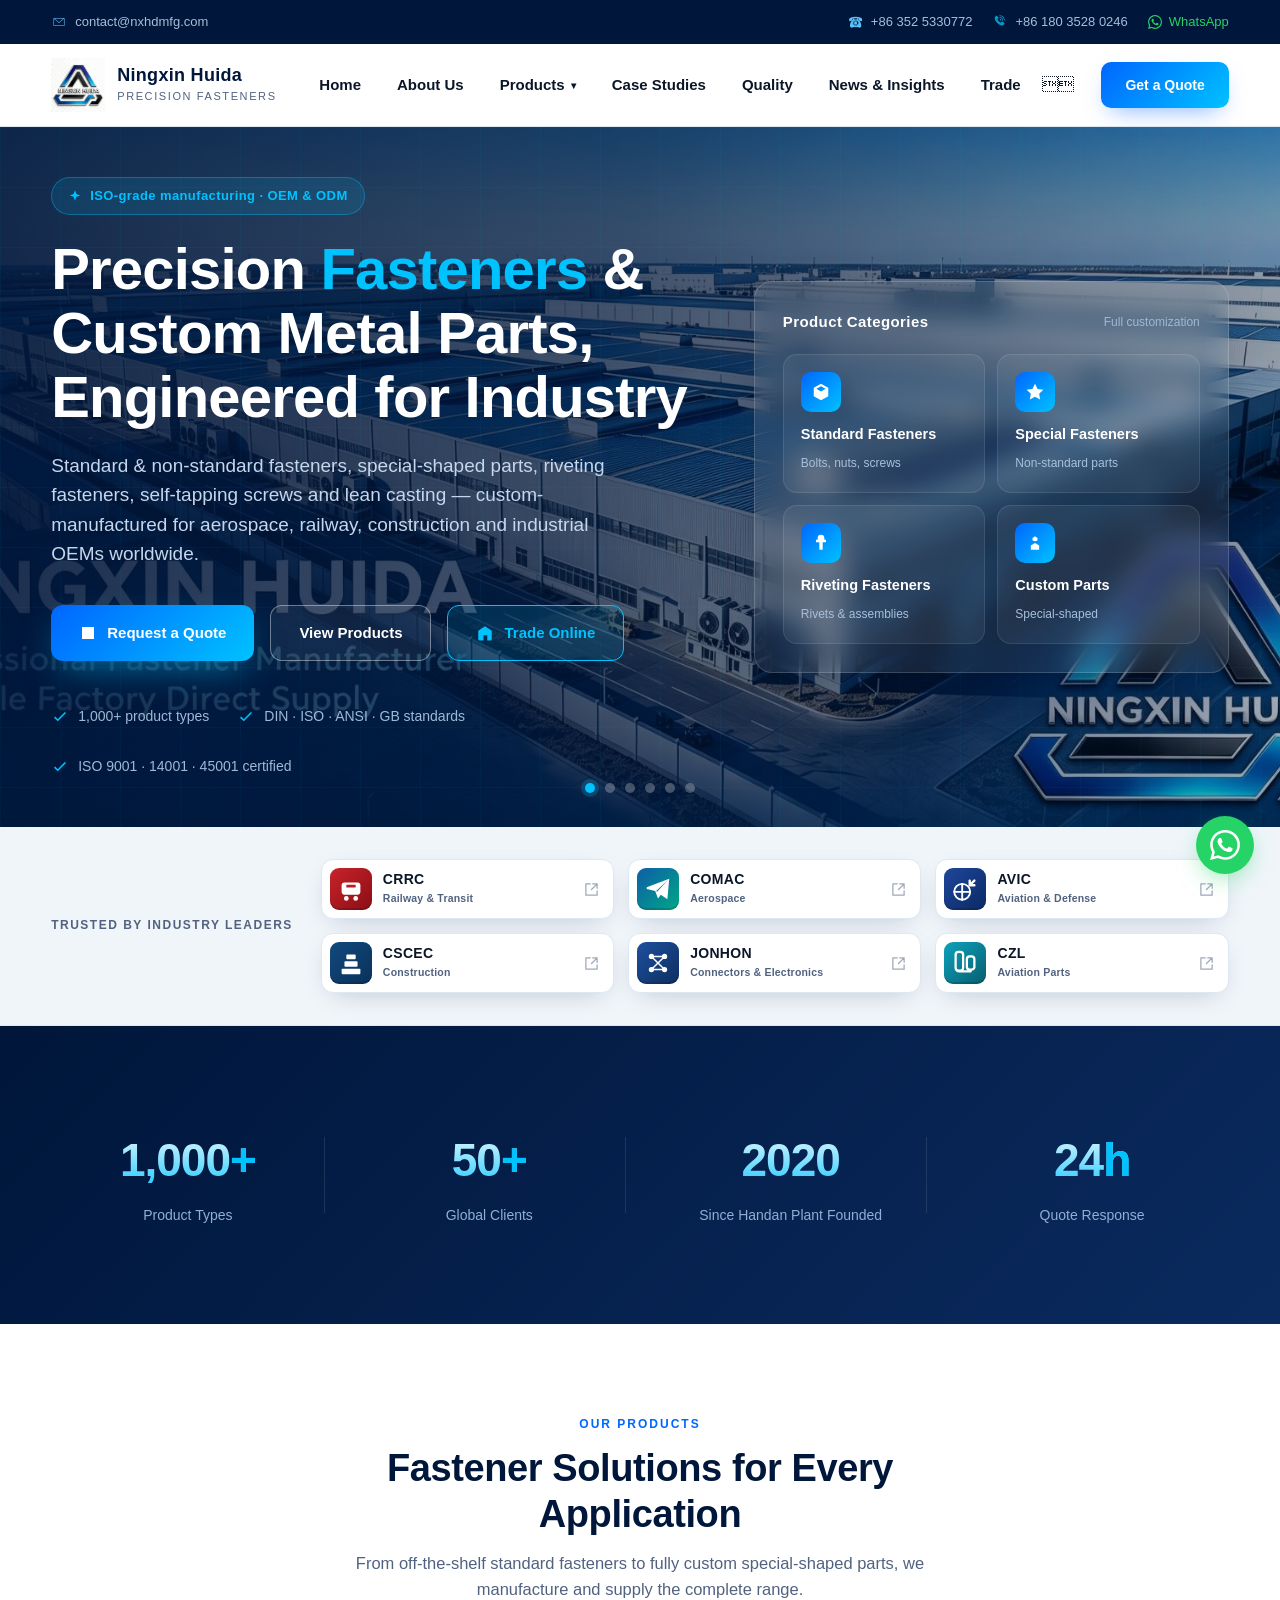
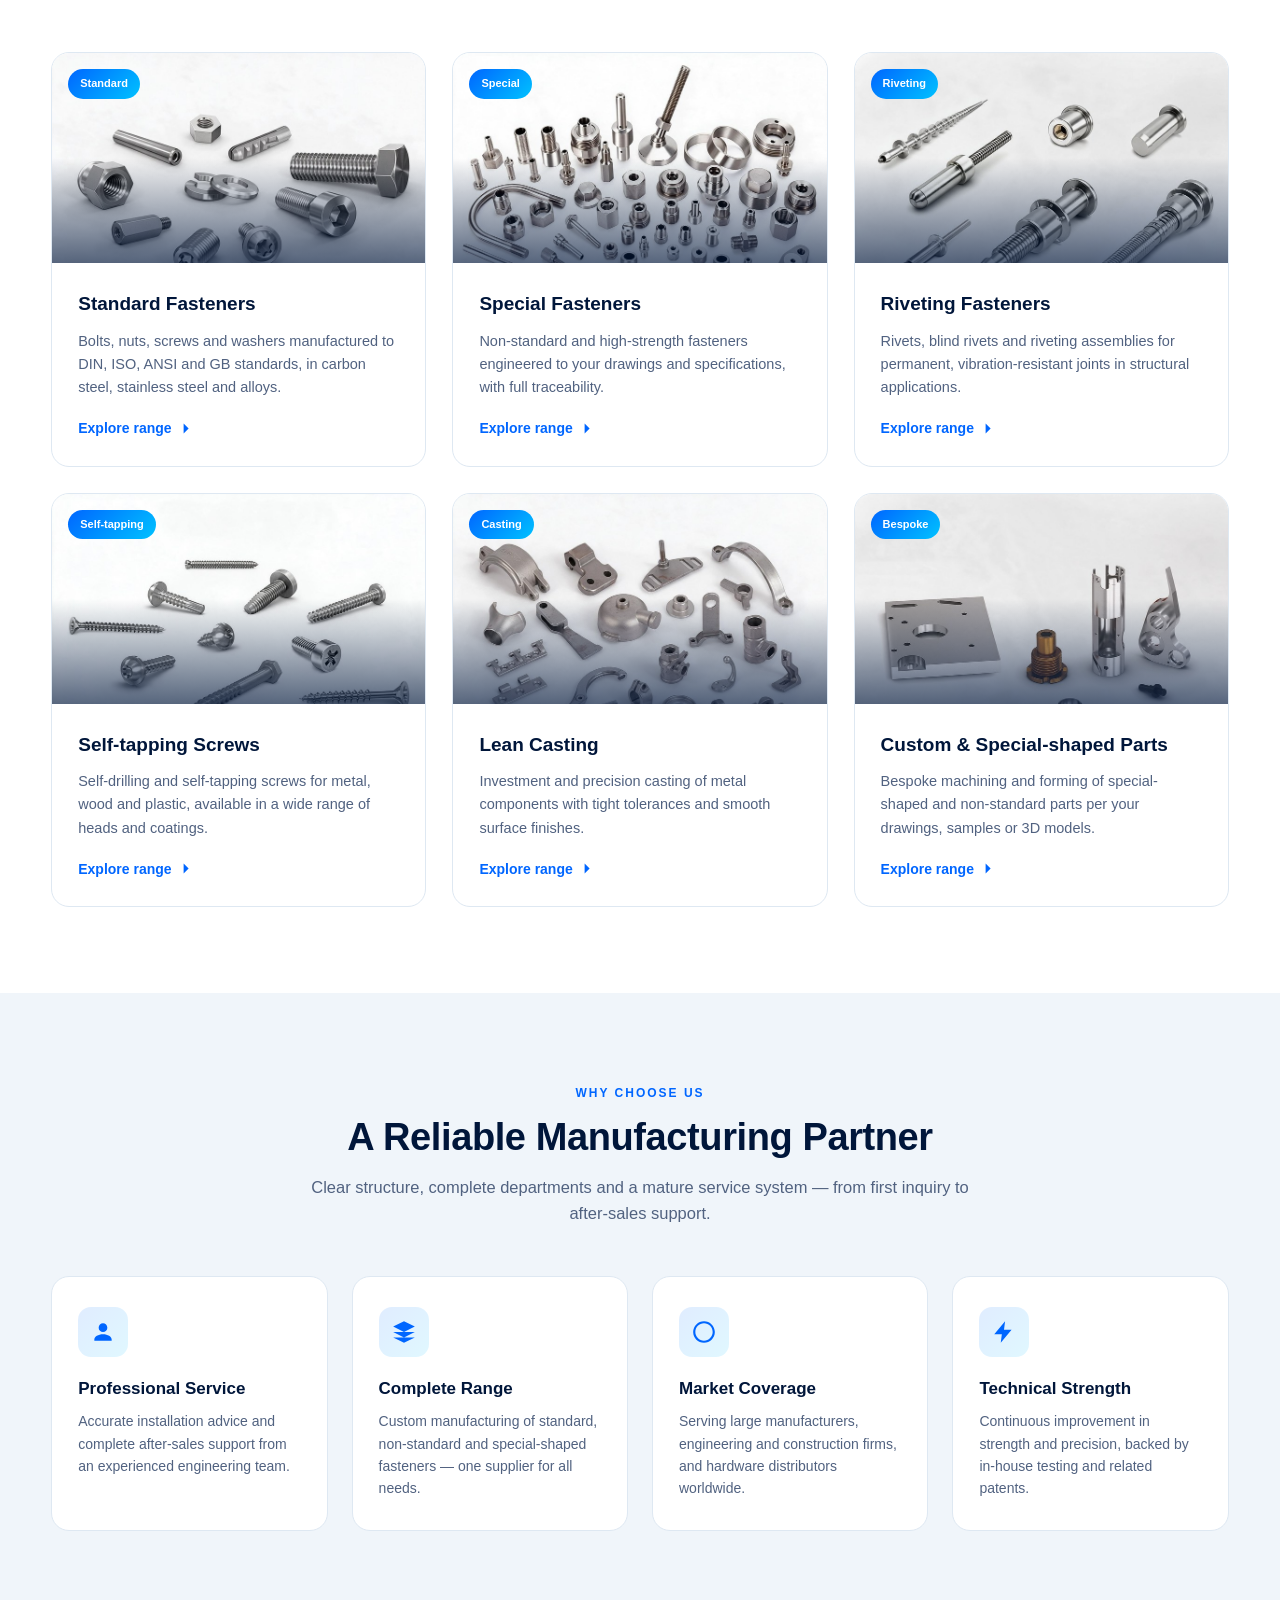
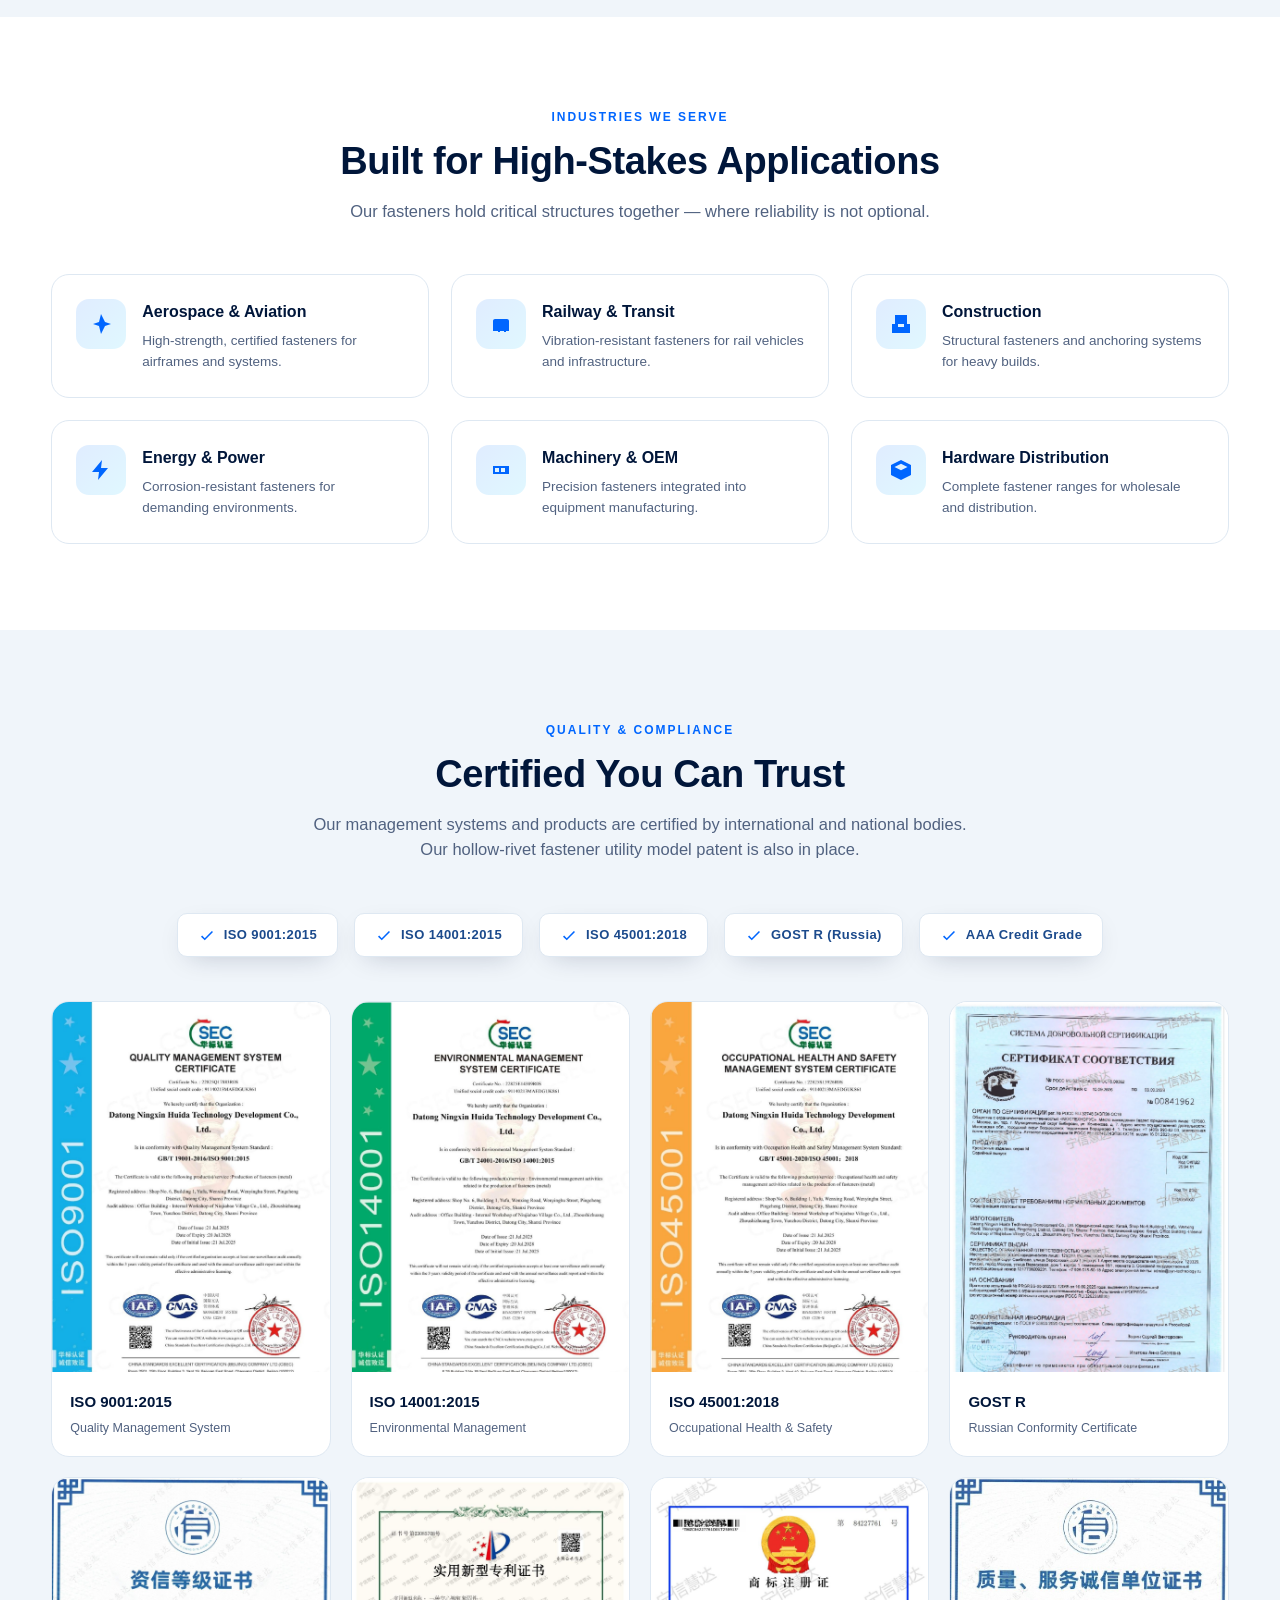
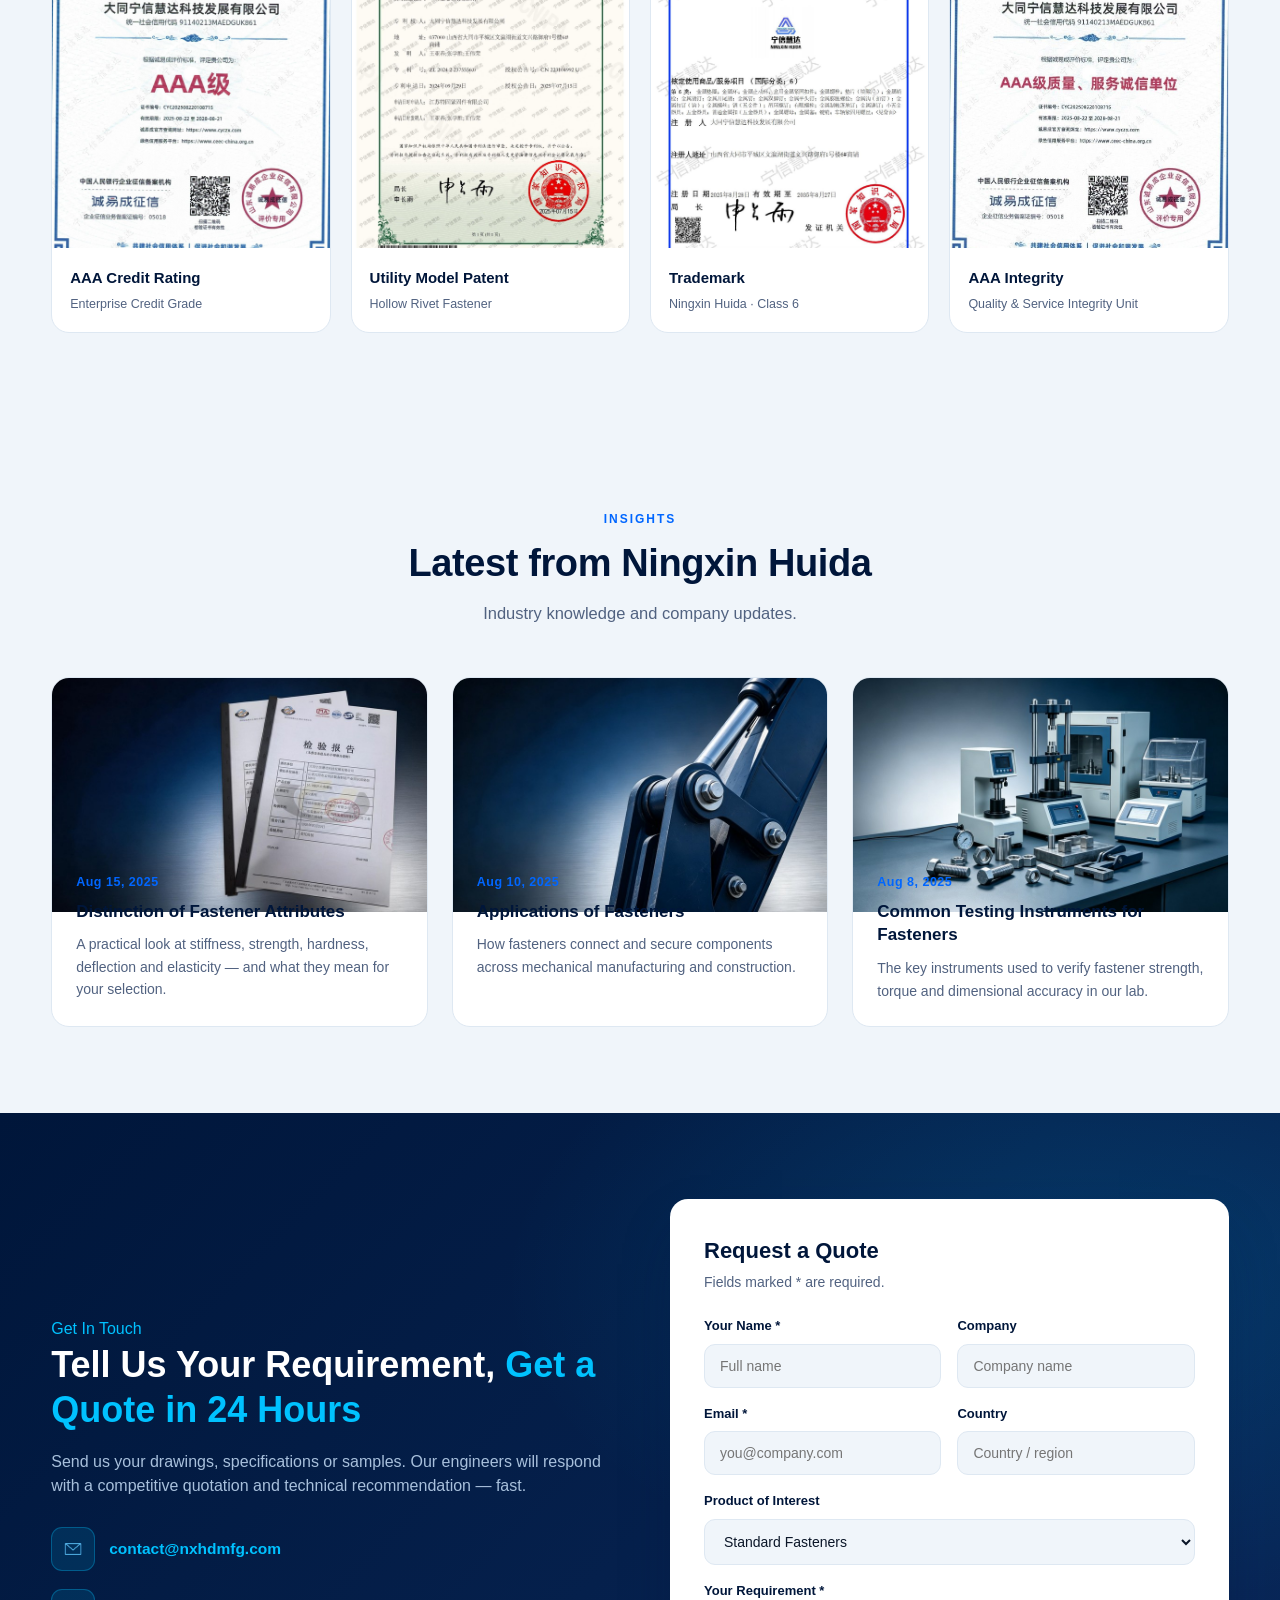
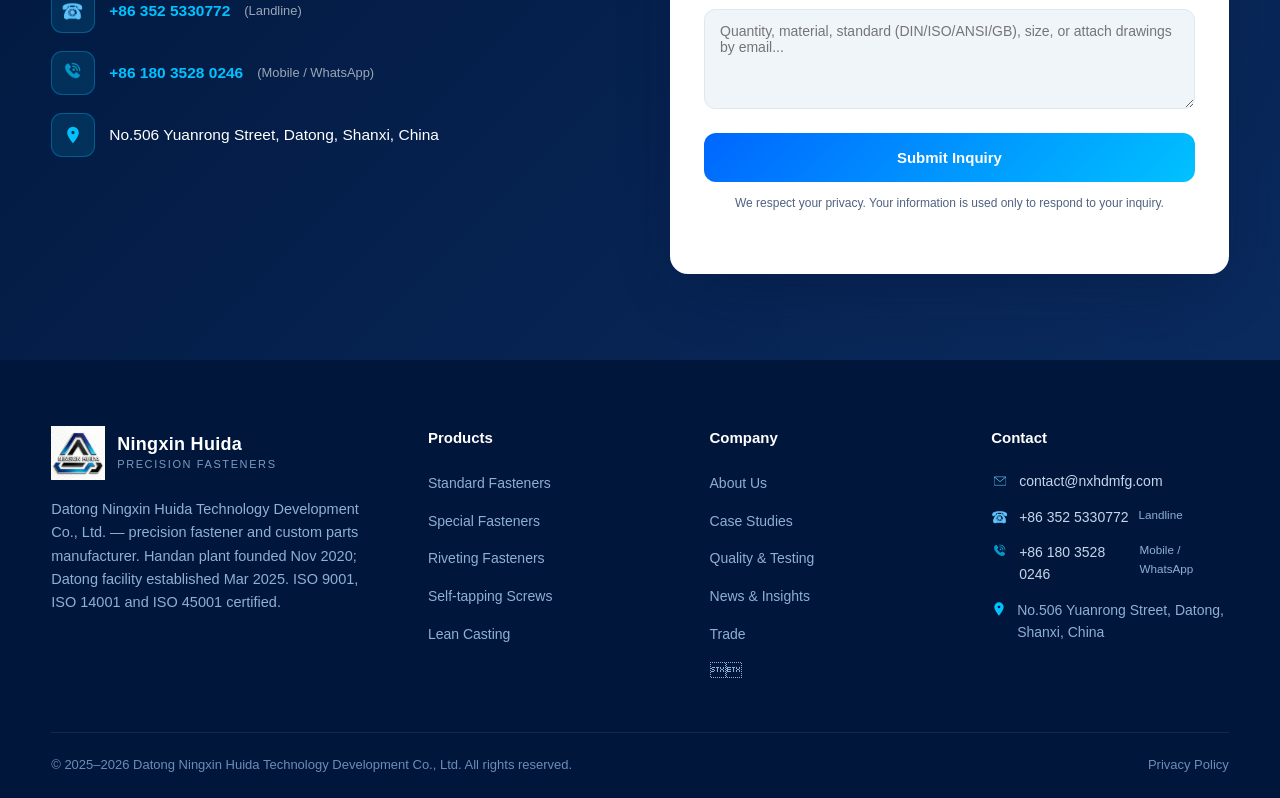
<file: nxhd-redesign/index.html>
<!DOCTYPE html>
<html lang="en" data-page-node-id="fS095jF2JZqEFFxXP6NQFD">
<head data-page-node-id="A49q9B1LUcsKveL5vTAq5m">
<meta charset="UTF-8" data-page-node-id="5oX8hBzdP6gfMxhG6eGk39">
<meta name="viewport" content="width=device-width, initial-scale=1.0" data-page-node-id="wDmuikiOlqd91wqDHezych">
<title>Ningxin Huida | Precision Fasteners & Custom Parts Manufacturer</title>
<meta name="description" content="Ningxin Huida manufactures standard & non-standard fasteners, special-shaped parts, riveting fasteners, self-tapping screws and lean casting. Custom manufacturing for aerospace, railway, construction and industrial OEMs. Get a quote today." data-page-node-id="5KumUwD6lTjDmtDw2YkyGB">
<meta name="keywords" content="fastener manufacturer, custom fasteners, non-standard parts, special-shaped parts, riveting fasteners, self-tapping screws, lean casting, aerospace fasteners, railway fasteners, China fastener supplier" data-page-node-id="1Gxgx3qHNR8keicC3SZla7">
<link rel="stylesheet" href="style.css" data-page-node-id="q76xuHMRhq2HWJjJOnlmca">
<!-- SEO & social -->
<link rel="canonical" href="https://www.nxhdmfg.com/index.html">
<meta name="robots" content="index, follow, max-image-preview:large">
<meta name="author" content="Datong Ningxin Huida Technology Development Co., Ltd.">
<meta property="og:type" content="website">
<meta property="og:site_name" content="Ningxin Huida">
<meta property="og:title" content="Precision Fasteners & Custom Parts Manufacturer | Ningxin Huida">
<meta property="og:description" content="Ningxin Huida manufactures standard & non-standard fasteners, special-shaped parts, riveting fasteners, self-tapping screws and lean casting for aerospace, railway, construction and industrial OEMs.">
<meta property="og:url" content="https://www.nxhdmfg.com/index.html">
<meta property="og:image" content="https://www.nxhdmfg.com/assets/slide-01.jpg">
<meta property="og:locale" content="en_US">
<meta name="twitter:card" content="summary_large_image">
<meta name="twitter:title" content="Precision Fasteners & Custom Parts Manufacturer | Ningxin Huida">
<meta name="twitter:description" content="Ningxin Huida manufactures standard & non-standard fasteners, special-shaped parts, riveting fasteners, self-tapping screws and lean casting for aerospace, railway, construction and industrial OEMs.">
<meta name="twitter:image" content="https://www.nxhdmfg.com/assets/slide-01.jpg">
<meta name="theme-color" content="#00163A">

<!-- Preconnect for performance -->
<link rel="preconnect" href="https://www.googletagmanager.com" crossorigin>
<link rel="preconnect" href="https://www.google-analytics.com" crossorigin>
<link rel="dns-prefetch" href="https://www.googletagmanager.com">

<!-- Preload first hero slide for faster LCP -->
<link rel="preload" as="image" href="assets/slide-01.jpg">
<link rel="dns-prefetch" href="https://www.google-analytics.com">

<!-- Favicon -->
<link rel="icon" type="image/svg+xml" href="data:image/svg+xml;utf8,%3Csvg%20xmlns%3D%22http%3A//www.w3.org/2000/svg%22%20viewBox%3D%220%200%2064%2064%22%3E%0A%20%20%3Crect%20width%3D%2264%22%20height%3D%2264%22%20rx%3D%2212%22%20fill%3D%22%2300163A%22/%3E%0A%20%20%3Ctext%20x%3D%2232%22%20y%3D%2242%22%20font-family%3D%22Arial%2Csans-serif%22%20font-size%3D%2222%22%20font-weight%3D%22800%22%20fill%3D%22%23FFFFFF%22%20text-anchor%3D%22middle%22%20letter-spacing%3D%22-.5%22%3ENX%3C/text%3E%0A%20%20%3Crect%20x%3D%226%22%20y%3D%2254%22%20width%3D%2252%22%20height%3D%223%22%20rx%3D%221.5%22%20fill%3D%22%2300C2FF%22/%3E%0A%3C/svg%3E">
<link rel="apple-touch-icon" href="data:image/svg+xml;utf8,%3Csvg%20xmlns%3D%22http%3A//www.w3.org/2000/svg%22%20viewBox%3D%220%200%2064%2064%22%3E%0A%20%20%3Crect%20width%3D%2264%22%20height%3D%2264%22%20rx%3D%2212%22%20fill%3D%22%2300163A%22/%3E%0A%20%20%3Ctext%20x%3D%2232%22%20y%3D%2242%22%20font-family%3D%22Arial%2Csans-serif%22%20font-size%3D%2222%22%20font-weight%3D%22800%22%20fill%3D%22%23FFFFFF%22%20text-anchor%3D%22middle%22%20letter-spacing%3D%22-.5%22%3ENX%3C/text%3E%0A%20%20%3Crect%20x%3D%226%22%20y%3D%2254%22%20width%3D%2252%22%20height%3D%223%22%20rx%3D%221.5%22%20fill%3D%22%2300C2FF%22/%3E%0A%3C/svg%3E">

<!-- Organization schema -->
<script type="application/ld+json">
{
  "@context": "https://schema.org",
  "@type": "Organization",
  "name": "Ningxin Huida",
  "legalName": "Datong Ningxin Huida Technology Development Co., Ltd.",
  "alternateName": "NXHD",
  "url": "https://www.nxhdmfg.com/",
  "logo": "https://www.nxhdmfg.com/assets/logo.webp",
  "description": "Precision fastener and custom parts manufacturer — standard fasteners, non-standard parts, special-shaped parts, riveting fasteners, self-tapping screws, lean casting.",
  "foundingDate": "2020-11-02",
  "founder": {
    "@type": "Organization",
    "name": "Datong Ningxin Huida Technology Development Co., Ltd."
  },
  "address": {
    "@type": "PostalAddress",
    "streetAddress": "No.506 Yuanrong Street",
    "addressLocality": "Datong",
    "addressRegion": "Shanxi",
    "postalCode": "037000",
    "addressCountry": "CN"
  },
  "contactPoint": [
    {
      "@type": "ContactPoint",
      "telephone": "+86-352-5330772",
      "contactType": "sales",
      "areaServed": ["Worldwide", "US", "EU", "CA", "AU", "GB", "DE", "FR"],
      "availableLanguage": ["English", "Chinese"]
    },
    {
      "@type": "ContactPoint",
      "telephone": "+86-18035280246",
      "contactType": "customer service",
      "contactOption": "TollFree",
      "areaServed": "Worldwide",
      "availableLanguage": ["English", "Chinese"]
    }
  ],
  "email": "contact@nxhdmfg.com",
  "sameAs": []
}
</script>

<!-- WebSite schema (index only) -->
<script type="application/ld+json">
{
  "@context": "https://schema.org",
  "@type": "WebSite",
  "name": "Ningxin Huida",
  "url": "https://www.nxhdmfg.com/",
  "inLanguage": "en-US",
  "publisher": {
    "@type": "Organization",
    "name": "Datong Ningxin Huida Technology Development Co., Ltd.",
    "logo": "https://www.nxhdmfg.com/assets/logo.webp"
  },
  "potentialAction": {
    "@type": "SearchAction",
    "target": "https://www.nxhdmfg.com/products.html?q={search_term_string}",
    "query-input": "required name=search_term_string"
  }
}
</script>
<!-- BreadcrumbList schema -->
<script type="application/ld+json">
{
  "@context": "https://schema.org",
  "@type": "BreadcrumbList",
  "itemListElement": [
    {"@type": "ListItem", "position": 1, "name": "Home", "item": "https://www.nxhdmfg.com/"},
    {"@type": "ListItem", "position": 2, "name": "Home", "item": "https://www.nxhdmfg.com/index.html"}
  ]
}
</script>
<!-- Google tag (gtag.js) -->
<script async src="https://www.googletagmanager.com/gtag/js?id=G-4PFYHJ99C4"></script>
<script>
  window.dataLayer = window.dataLayer || [];
  function gtag(){dataLayer.push(arguments);}
  gtag('js', new Date());
  gtag('config', 'G-4PFYHJ99C4');
</script>
</head>
<body data-page-node-id="Ra4aA3VuHa7sQsyU05LKB7">

<!-- topbar -->
<div class="topbar" data-page-node-id="ps4FuuMShsPeTRWdYeZFpu">
  <div class="wrap" data-page-node-id="oMCec4wWDJlGrxeD0ZL9df">
    <a class="mail" href="mailto:contact@nxhdmfg.com" data-page-node-id="o4q18RrcBDzDHDmMiUwjP0">
      <img src="assets/icon_email.png" alt="Email" loading="lazy">
      contact@nxhdmfg.com
    </a>
    <div class="right" data-page-node-id="of878fvoBSxXMYzBkxuSzE">
      <a href="tel:+863525330772" title="Landline" data-page-node-id="gRdeZhullfxV2ak3uTRFJf">
        <img src="assets/icon_Line.png" alt="Landline" loading="lazy">
        +86 352 5330772
      </a>
      <a href="tel:+8618035280246" title="Mobile / WhatsApp" data-page-node-id="O0506ZrPP8vJCtDmtWXBNO">
        <img src="assets/icon_phone.png" alt="Mobile" loading="lazy">
        +86 180 3528 0246
      </a>
      <a class="wa" href="https://wa.me/8618035280246" target="_blank" rel="noopener" data-page-node-id="Pj3boEz1qEAD1wde97vFNc">
        <svg viewBox="0 0 24 24" data-page-node-id="bEXAgCE1v8SyNlIMU3T9Vs"><path d="M17.472 14.382c-.297-.149-1.758-.867-2.03-.967-.273-.099-.471-.148-.67.15-.197.297-.767.966-.94 1.164-.173.199-.347.223-.644.075-.297-.15-1.255-.463-2.39-1.475-.883-.788-1.48-1.761-1.653-2.059-.173-.297-.018-.458.13-.606.134-.133.298-.347.446-.52.149-.174.198-.298.298-.497.099-.198.05-.371-.025-.52-.075-.149-.669-1.612-.916-2.207-.242-.579-.487-.5-.669-.51-.173-.008-.371-.01-.57-.01-.198 0-.52.074-.792.372-.272.297-1.04 1.016-1.04 2.479 0 1.462 1.065 2.875 1.213 3.074.149.198 2.096 3.2 5.077 4.487.709.306 1.262.489 1.694.625.712.227 1.36.195 1.871.118.571-.085 1.758-.719 2.006-1.413.248-.694.248-1.289.173-1.413-.074-.124-.272-.198-.57-.347m-5.421 7.403h-.004a9.87 9.87 0 01-5.031-1.378l-.361-.214-3.741.982.998-3.648-.235-.374a9.86 9.86 0 01-1.51-5.26c.001-5.45 4.436-9.884 9.888-9.884 2.64 0 5.122 1.03 6.988 2.898a9.825 9.825 0 012.893 6.994c-.003 5.45-4.437 9.884-9.885 9.884m8.413-18.297A11.815 11.815 0 0012.05 0C5.495 0 .16 5.335.157 11.892c0 2.096.547 4.142 1.588 5.945L.057 24l6.305-1.654a11.882 11.882 0 005.683 1.448h.005c6.554 0 11.89-5.335 11.893-11.893a11.821 11.821 0 00-3.48-8.413z" data-page-node-id="jKEvVQukNgCQoyDCQ8uaw4"/></svg>
        WhatsApp
      </a>
    </div>
  </div>
</div>

<!-- header -->
<header id="header" data-page-node-id="XsI9aMkPPsvQJqYW9AgrJ6">
  <div class="wrap nav" data-page-node-id="eYgyjNsrRdF30vt7mUxPYD">
    <a class="brand" href="index.html" data-page-node-id="X2GZkUZDtWiQpYcFhqQo9E">
      <img src="assets/logo.webp" alt="Ningxin Huida Precision Fasteners" data-page-node-id="lr9IgcQfwRjE383Nx1iffe">
      <div class="txt" data-page-node-id="9iEQyHan9NLyXCKJt5TkBE"><b data-page-node-id="kGdwmtAl2oSxQwYU9SRnAm">Ningxin Huida</b><small data-page-node-id="UsCo61Hl9WSpM0ScMhxSOD">Precision Fasteners</small></div>
    </a>
    <ul class="menu" id="menu" data-page-node-id="2vdlVQfF6lZ6VJn2n4KYWS">
      <li data-page-node-id="RNZyWPzgTONiY3UB0cYou9"><a href="index.html" data-page-node-id="VgrBPPQpT1F395h9tU3vmO">Home</a></li>
      <li data-page-node-id="bgZvylGuxiv3mpdfjEYH0c"><a href="about.html" data-page-node-id="tsCivWpYx7a7a91J4Qgrwo">About Us</a></li>
      <li class="has-sub" data-page-node-id="a2B3Ql1Q9u3kasg92hgWHb"><a href="products.html" data-page-node-id="Rtw7T3n8XtPBXumzy1ZY11">Products</a>
        <ul class="dropdown" data-page-node-id="sx4IpumiCTgbp3jutD4ouG">
          <li data-page-node-id="LhGlsQd4PUjHjJCaWp66sx"><a href="products.html#standard" data-page-node-id="jzOeJVBQbxOD3qkjRai49m">Standard Fasteners</a></li>
          <li data-page-node-id="wk3uINx8KrI732R8w7krzB"><a href="products.html#special" data-page-node-id="NhmgceORHEGAy70STloJMl">Special Fasteners</a></li>
          <li data-page-node-id="Qfb1iUSi7BVjab8J5jd63r"><a href="products.html#riveting" data-page-node-id="reLWWawBRSjrIVJqunefT8">Riveting Fasteners</a></li>
          <li data-page-node-id="2A8Ntot8NdoYdefeQ2IKpt"><a href="products.html#screws" data-page-node-id="kNgWHCs3iFcPulAz3rHCBx">Self-tapping Screws</a></li>
          <li data-page-node-id="XgksAF3C6uacORfgQ9f3WJ"><a href="products.html#casting" data-page-node-id="J6ajQPbbXKF5EyjCCX2YF3">Lean Casting</a></li>
          <li data-page-node-id="EA9elIC4ZqULYeQXKHlD9E"><a href="products.html#custom" data-page-node-id="8OXY3JblF8tmYyBEoXMCWb">Custom Parts</a></li>
        </ul>
      </li>
      <li data-page-node-id="wDfwfQxxeiSxND1ahjziGi"><a href="case.html" data-page-node-id="aytsQugj8GJDTn63Nljvq2">Case Studies</a></li>
      <li data-page-node-id="cj1GeCGcFiV9Q3ACYCpoVd"><a href="quality.html" data-page-node-id="TMTy4dxTSlqainP73AAtQd">Quality</a></li>
      <li><a href="blog.html">News &amp; Insights</a></li>
      <li><a href="https://trade.nxhdmfg.com" target="_blank" rel="noopener">Trade</a></li>

      <li class="nav-cta" style="display:none" data-page-node-id="7uZE9RlOISMg2TlwTzUmlB"><a class="cta" href="contact.html#quote" data-page-node-id="czoex3Egd5PCrPyDiImUnw">Get a Quote</a></li>
    </ul>
    <a class="cta" href="contact.html#quote" data-page-node-id="CCT63xjFMXr4lDh7jBHYcp">Get a Quote</a>
    <button class="burger" id="burger" aria-label="Menu" data-page-node-id="ILyLUtPHxGUP4zJ60qVvWt"><svg viewBox="0 0 24 24" fill="none" stroke-width="2" data-page-node-id="Q5ULeDk0XgnJGzjVYgBzzA"><path d="M4 6h16M4 12h16M4 18h16" data-page-node-id="QxXSnJLJ828JR5QKi9QpEZ"/></svg></button>
  </div>
</header>

<!-- hero slider -->
<section class="hero" data-page-node-id="zz6X3FYXCWLmBj72oNBr5B">
  <div class="slides" data-page-node-id="mXdOvd0MJWXwU5Tfw5UK0g">
    <div class="slide active" style="background-image:url('assets/slide-01.jpg')" data-page-node-id="zjkN6bENglGrvWhVgxgSka"></div>
    <div class="slide" style="background-image:url('assets/slide-02.jpg')" data-page-node-id="ydTsFSWfkL7cq4PhEpzVe0"></div>
    <div class="slide" style="background-image:url('assets/slide-03.jpg')" data-page-node-id="2mA9G19DaBYEMNUX2tT2eb"></div>
    <div class="slide" style="background-image:url('assets/slide-04.jpg')" data-page-node-id="kGOHcwOKpFuEnPIsa8nRhr"></div>
    <div class="slide" style="background-image:url('assets/slide-05.jpg')" data-page-node-id="iYx8uRaQUMHtHAFv3pnmIi"></div>
    <div class="slide" style="background-image:url('assets/slide-06.jpg')" data-page-node-id="J0vRaQkft92EpbnxrVTVKv"></div>
  </div>
  <div class="overlay" data-page-node-id="UE79ox8YcUOaFjceKq5FHN"></div>
  <div class="wrap" data-page-node-id="EgCCyfp7Rle1hygcHzpruT">
    <div data-page-node-id="x1AMw5ClrvIClLTuYtL0Nw">
      <span class="kicker" data-page-node-id="44qessL06cJgTlabgNLysk"><svg viewBox="0 0 24 24" data-page-node-id="22JJ9EztizOY22errjP6oT"><path d="M12 2l2.4 6.6L21 11l-6.6 2.4L12 20l-2.4-6.6L3 11l6.6-2.4z" data-page-node-id="Fqm8ApDYP0Dmtf7equyQLn"/></svg> ISO-grade manufacturing · OEM & ODM</span>
      <h1 data-page-node-id="q5bBMXqcnhBBBJDxZFd5Nc">Precision <em data-page-node-id="m3KdD7eGauo5zvTtOrehaY">Fasteners</em> & Custom Metal Parts, Engineered for Industry</h1>
      <p class="sub" data-page-node-id="AhXec6vzFCSfKwdSWI13V9">Standard & non-standard fasteners, special-shaped parts, riveting fasteners, self-tapping screws and lean casting — custom-manufactured for aerospace, railway, construction and industrial OEMs worldwide.</p>
      <div class="acts" data-page-node-id="cEbbUpjwq1e8hlskvHef5B">
        <a href="contact.html#quote" class="btn primary" data-page-node-id="zKFVxijCVqLfUjJWaHjlRU"><svg viewBox="0 0 24 24" data-page-node-id="3jhUjnRPB0PcFY7c06eTog"><path d="M4 4h16v16H4zM4 9h16M9 4v5" data-page-node-id="fKJAfhAeguubaGgb1B3D8X"/></svg> Request a Quote</a>
        <a href="products.html" class="btn ghost" data-page-node-id="0TDD2IDn40acLzm9X1MGbs">View Products</a>
        <a href="https://trade.nxhdmfg.com" target="_blank" rel="noopener" class="btn trade"><svg viewBox="0 0 24 24"><path d="M3 9l9-6 9 6v11a2 2 0 01-2 2h-4v-7H10v7H5a2 2 0 01-2-2V9z"/></svg> Trade Online</a>
      </div>
      <div class="pros" data-page-node-id="eSEdmz9FMuVXIGAeKJ8o81">
        <div data-page-node-id="IQ5OMTLRi9VYr6090pRu3i"><svg viewBox="0 0 24 24" data-page-node-id="uRv6mqWAujwrpamJ8OG85h"><path d="M9 16.2l-3.5-3.5L4 14.2 9 19l11-11-1.5-1.5z" data-page-node-id="Wrad2BCrIt1LfESBzzptUP"/></svg> 1,000+ product types</div>
        <div data-page-node-id="2I7u99z4JMK8TgsuTwJsfS"><svg viewBox="0 0 24 24" data-page-node-id="qlM9OuEpCXYLPOSdI3Q4BU"><path d="M9 16.2l-3.5-3.5L4 14.2 9 19l11-11-1.5-1.5z" data-page-node-id="r9DCiGzCtTsx5g3xYGJlkn"/></svg> DIN · ISO · ANSI · GB standards</div>
        <div data-page-node-id="nbPHdPCrKCwGQt6T1qGUVK"><svg viewBox="0 0 24 24" data-page-node-id="363Nw26sKD7Dnq68GzlcJo"><path d="M9 16.2l-3.5-3.5L4 14.2 9 19l11-11-1.5-1.5z" data-page-node-id="ysyw9dTzbON0cDjNK4Qge2"/></svg> ISO 9001 · 14001 · 45001 certified</div>
      </div>
    </div>
    <div class="hero-visual" data-page-node-id="0I3GByRbPOPzKRDi420pA6">
      <div class="hero-panel" data-page-node-id="6ZaALwT5qwgrZ0jzPL7mur">
        <div class="hcap" data-page-node-id="oYYcSBqLpIKuf2LzC1dnUz"><b data-page-node-id="o4ro0ccasGCfTJK1mHLCqH">Product Categories</b><span data-page-node-id="w7LgDUQf0R5G932PcTDVx9">Full customization</span></div>
        <div class="cat-grid" data-page-node-id="sA8nPUZVHWJBS6PMlFsoO7">
          <a class="cat" href="products.html#standard" data-page-node-id="WqQ3AcHvvs2wzY9iB3b1pp"><div class="ic" data-page-node-id="ClhhWco26L0BXAj23bmc7h"><svg viewBox="0 0 24 24" data-page-node-id="pkGQGcPAuFsEBhr7FiGO1d"><path d="M12 2l8.7 5v10L12 22 3.3 17V7L12 2zm0 3L6.5 8 12 11.5 17.5 8 12 5z" data-page-node-id="YJVaAHElP9VRgAx8RkSvjj"/></svg></div><b data-page-node-id="GqWxWStrEEudPx9FoUjeEi">Standard Fasteners</b><small data-page-node-id="fX5IbCd6WgmqFhmqCrkDAC">Bolts, nuts, screws</small></a>
          <a class="cat" href="products.html#special" data-page-node-id="WZKjGJSpM0CMoskodMNDpB"><div class="ic" data-page-node-id="nJoG7lE9lfPLSIyMKCTKaU"><svg viewBox="0 0 24 24" data-page-node-id="1qOzIbPqX6HM5LzTXreawP"><path d="M12 2l3.1 6.3L22 9.3l-5 4.9 1.2 6.9L12 17.8l-6.2 3.3L7 14.2 2 9.3l6.9-1L12 2z" data-page-node-id="CdRUeVb5Z6OmlDQZiSlE9u"/></svg></div><b data-page-node-id="dnDkx9YesipXdVHRJvy9qG">Special Fasteners</b><small data-page-node-id="7DmFD4sOyndQx0fduTWD9n">Non-standard parts</small></a>
          <a class="cat" href="products.html#riveting" data-page-node-id="200kdev7wD6OeIEu7owqhq"><div class="ic" data-page-node-id="H2PlQcNBFkHxLhwvfI4eFs"><svg viewBox="0 0 24 24" data-page-node-id="AOMl4cLRaoQ9cDrasVWkQA"><path d="M12 2a4 4 0 00-4 4v2H6v3h12V8h-2V6a4 4 0 00-4-4zm-2 9h4v9h-4v-9z" data-page-node-id="0qffmi8UGlikEBsRNuBiEF"/></svg></div><b data-page-node-id="nQUYprMfO8oI6hByAhpyNF">Riveting Fasteners</b><small data-page-node-id="tBPb0tEL203ZO1FJFSTCLO">Rivets & assemblies</small></a>
          <a class="cat" href="products.html#custom" data-page-node-id="emBSyPxyjHBQNazRexnGmw"><div class="ic" data-page-node-id="VxQpDIp512qEvijEkHkjJm"><svg viewBox="0 0 24 24" data-page-node-id="nqVq8dwiLfuqlBJznVHi8B"><path d="M12 4l3 2v3l-3 1-3-1V6l3-2zm0 8l5 3v5H7v-5l5-3z" data-page-node-id="Bt33HMCwSDvOqy1b2FkwAZ"/></svg></div><b data-page-node-id="p8VuivUx5bPLweOmYcBjjI">Custom Parts</b><small data-page-node-id="URWCfrXaSTFFIQELXEodCg">Special-shaped</small></a>
        </div>
      </div>
    </div>
  </div>
  <div class="slide-dots" data-page-node-id="PELEalyCXNnrRIbSGqvW0t">
    <span class="dot active" data-index="0" data-page-node-id="EfV4FZQr5xDBKZtdteep2w"></span>
    <span class="dot" data-index="1" data-page-node-id="N4VmuV31z0UZ5HinpuBrXJ"></span>
    <span class="dot" data-index="2" data-page-node-id="YxtZNCgupDMY4qTOOMOEqE"></span>
    <span class="dot" data-index="3" data-page-node-id="2QE0mPlTJmDBBBeD8C4uiI"></span>
    <span class="dot" data-index="4" data-page-node-id="2zucofaHXzGY92w6DQSj5t"></span>
    <span class="dot" data-index="5" data-page-node-id="NRblx1sF8ROBgvTPNzAoeg"></span>
  </div>
</section>

<!-- trust strip -->
<div class="trust" data-page-node-id="78u29mjkHYGBIIWHFgVgXJ">
  <div class="wrap" data-page-node-id="wGg2GagYDHc6pPDB16APzi">
    <span class="lbl" data-page-node-id="mgZDC3WJIw4JJVZQB39FGw">Trusted by industry leaders</span>
    <div class="logos" data-page-node-id="vhZraxnnaUgvRAgFU60O9h">
      <a class="cbtn" href="https://www.crrcgc.cc/" target="_blank" rel="noopener noreferrer" title="CRRC — China Railway Rolling Stock Corporation" data-page-node-id="PtA1Cln0Btn1">
        <span class="mk mk-crrc" aria-hidden="true"><svg viewBox="0 0 32 32"><path d="M9 9h14a3 3 0 013 3v7a3 3 0 01-3 3H9a3 3 0 01-3-3v-7a3 3 0 013-3z" fill="#fff"/><rect x="11" y="11.5" width="10" height="3" rx="0.7" fill="#BB1B21"/><circle cx="11" cy="26" r="2.5" fill="#fff"/><circle cx="21" cy="26" r="2.5" fill="#fff"/></svg></span>
        <span class="txt"><span class="nm">CRRC</span><span class="sub">Railway & Transit</span></span>
        <svg class="ext" viewBox="0 0 24 24" aria-hidden="true"><path d="M14 3h7v7M21 3l-9 9M21 14v7H3V3h7" fill="none" stroke="currentColor" stroke-width="2" stroke-linecap="round" stroke-linejoin="round"/></svg>
      </a>
      <a class="cbtn" href="http://www.comac.cc/" target="_blank" rel="noopener noreferrer" title="COMAC — Commercial Aircraft Corporation of China" data-page-node-id="PtA2Cln0Btn2">
        <span class="mk mk-comac" aria-hidden="true"><svg viewBox="0 0 32 32"><path d="M28 5L4 14v2l9 2 3 8 3-4 7 5L28 5zM14 18l13-12-12 13-1-1z" fill="#fff" fill-rule="evenodd"/></svg></span>
        <span class="txt"><span class="nm">COMAC</span><span class="sub">Aerospace</span></span>
        <svg class="ext" viewBox="0 0 24 24" aria-hidden="true"><path d="M14 3h7v7M21 3l-9 9M21 14v7H3V3h7" fill="none" stroke="currentColor" stroke-width="2" stroke-linecap="round" stroke-linejoin="round"/></svg>
      </a>
      <a class="cbtn" href="https://www.avic.com/" target="_blank" rel="noopener noreferrer" title="AVIC — Aviation Industry Corporation of China" data-page-node-id="PtA3Cln0Btn3">
        <span class="mk mk-avic" aria-hidden="true"><svg viewBox="0 0 32 32"><circle cx="13" cy="19" r="8.5" fill="none" stroke="#fff" stroke-width="2"/><path d="M13 10.5v17M4.5 19h17" stroke="#fff" stroke-width="2" stroke-linecap="round"/><path d="M21 12l5-5M21 12h5M21 12v-5" stroke="#fff" stroke-width="2.5" fill="none" stroke-linecap="round" stroke-linejoin="round"/></svg></span>
        <span class="txt"><span class="nm">AVIC</span><span class="sub">Aviation & Defense</span></span>
        <svg class="ext" viewBox="0 0 24 24" aria-hidden="true"><path d="M14 3h7v7M21 3l-9 9M21 14v7H3V3h7" fill="none" stroke="currentColor" stroke-width="2" stroke-linecap="round" stroke-linejoin="round"/></svg>
      </a>
      <a class="cbtn" href="https://www.cscec.com.cn/" target="_blank" rel="noopener noreferrer" title="CSCEC — China State Construction Engineering Corporation" data-page-node-id="PtA4Cln0Btn4">
        <span class="mk mk-cscec" aria-hidden="true"><svg viewBox="0 0 32 32"><rect x="6" y="22" width="20" height="6" rx="1" fill="#fff"/><rect x="9" y="14" width="14" height="6" rx="1" fill="#fff"/><rect x="11" y="7" width="10" height="5" rx="1" fill="#fff"/></svg></span>
        <span class="txt"><span class="nm">CSCEC</span><span class="sub">Construction</span></span>
        <svg class="ext" viewBox="0 0 24 24" aria-hidden="true"><path d="M14 3h7v7M21 3l-9 9M21 14v7H3V3h7" fill="none" stroke="currentColor" stroke-width="2" stroke-linecap="round" stroke-linejoin="round"/></svg>
      </a>
      <a class="cbtn" href="https://www.jonhon.cn/" target="_blank" rel="noopener noreferrer" title="JONHON — AVIC Jonhon Optronic Technology" data-page-node-id="PtA5Cln0Btn5">
        <span class="mk mk-jonhon" aria-hidden="true"><svg viewBox="0 0 32 32"><circle cx="9" cy="9" r="2.8" fill="#fff"/><circle cx="23" cy="9" r="2.8" fill="#fff"/><circle cx="9" cy="23" r="2.8" fill="#fff"/><circle cx="23" cy="23" r="2.8" fill="#fff"/><path d="M9 9h14M9 9l14 14M9 23h14M9 23L23 9" stroke="#fff" stroke-width="1.6"/></svg></span>
        <span class="txt"><span class="nm">JONHON</span><span class="sub">Connectors & Electronics</span></span>
        <svg class="ext" viewBox="0 0 24 24" aria-hidden="true"><path d="M14 3h7v7M21 3l-9 9M21 14v7H3V3h7" fill="none" stroke="currentColor" stroke-width="2" stroke-linecap="round" stroke-linejoin="round"/></svg>
      </a>
      <a class="cbtn" href="http://www.changzhilin.com.cn/" target="_blank" rel="noopener noreferrer" title="Dalian Changzhi Lin — Aviation Parts Manufacturer" data-page-node-id="PtA6Cln0Btn6">
        <span class="mk mk-czl" aria-hidden="true"><svg viewBox="0 0 32 32"><path d="M6 7v14a4 4 0 004 4h12M6 7a3 3 0 013-3h2a3 3 0 013 3v14a3 3 0 01-3 3H9a3 3 0 01-3-3V7zM26 21v-9a3 3 0 00-3-3h-2a3 3 0 00-3 3v8a3 3 0 003 3h2a3 3 0 003-2z" fill="none" stroke="#fff" stroke-width="2.4" stroke-linecap="round" stroke-linejoin="round"/></svg></span>
        <span class="txt"><span class="nm">CZL</span><span class="sub">Aviation Parts</span></span>
        <svg class="ext" viewBox="0 0 24 24" aria-hidden="true"><path d="M14 3h7v7M21 3l-9 9M21 14v7H3V3h7" fill="none" stroke="currentColor" stroke-width="2" stroke-linecap="round" stroke-linejoin="round"/></svg>
      </a>
    </div>
  </div>
</div>

<!-- stats -->
<section class="stats" data-page-node-id="jKvGi8DqSxyCFIdyj4Tg7x">
  <div class="wrap grid" data-page-node-id="d37NSuPAA9LAeyCcCEiZK9">
    <div class="stat" data-page-node-id="0ZAVdDbFkv17FqkIg9vly8"><div class="n" data-page-node-id="zNkP4iPScokNj5GgkZIGWq">1,000<b data-page-node-id="NWQAAGczjIhTkDU57WNyx6">+</b></div><p data-page-node-id="FmKAEP90dzpQzMj7u3bEQy">Product Types</p></div>
    <div class="stat" data-page-node-id="kkn1NPJuFqr5ppEBRpsYpl"><div class="n" data-page-node-id="I0uTr6fUrBXfzsYp1RNZGd">50<b data-page-node-id="foWecbCguHNdPfXAxw4YMZ">+</b></div><p data-page-node-id="j6z01mHZkBEGwhCcIpDkfi">Global Clients</p></div>
    <div class="stat" data-page-node-id="Kla9UcB9apN7NwvQptlEZK"><div class="n" data-page-node-id="H40EESE9KGtK624bzV52Kq">2020</div><p data-page-node-id="HcYDQuzEkfMsZ670wDDwXp">Since Handan Plant Founded</p></div>
    <div class="stat" data-page-node-id="7SZlNcRTaNzd6McSycRvSt"><div class="n" data-page-node-id="xODe3uDegr4M5mwQpRGLTm">24<b data-page-node-id="zP0FidgmczzPrJhIg0emxk">h</b></div><p data-page-node-id="GcMIMDr6fvQjxWiTWQsMtn">Quote Response</p></div>
  </div>
</section>

<!-- products -->
<section class="products" id="products" data-page-node-id="LyQMHNcYPjC3kiLfIBhh7T">
  <div class="wrap" data-page-node-id="MvMtuzuc3Co7slSHnm1eg6">
    <div class="shead center" data-page-node-id="E0OAW77ppc3ednyVKBBJPb">
      <span class="tag" data-page-node-id="gCFD6IMw2Qp2oG3HdoBc3q">Our Products</span>
      <h2 data-page-node-id="68AsMSVPGCwCA2O4icfsGP">Fastener Solutions for Every Application</h2>
      <p data-page-node-id="6c4Jbh3euElmDaz60FwWd6">From off-the-shelf standard fasteners to fully custom special-shaped parts, we manufacture and supply the complete range.</p>
    </div>
    <div class="grid" data-page-node-id="uUJ0HdyUdwyMML2xPXHA0X">
      <a class="pcard" href="products.html#standard" data-page-node-id="coYDk62lxNwKgSviRn2Y3u">
        <div class="thumb" data-page-node-id="wjA2HQkLQW6oCp6mD3ppfz"><span class="tag-label" data-page-node-id="8O9z55120E8URt8F96bsn4">Standard</span><img src="assets/prod-standard.jpg" alt="Standard Fasteners" data-page-node-id="QoJdH0Zp7ojcm2CxAlD429" loading="lazy" decoding="async"></div>
        <div class="body" data-page-node-id="UoPC5vLuLS29r4kCNyUsND"><h3 data-page-node-id="AUPHOuAT8QgS3Fd2fz3Mid">Standard Fasteners</h3><p data-page-node-id="pSajNvATaFyrPR1EHcvDfY">Bolts, nuts, screws and washers manufactured to DIN, ISO, ANSI and GB standards, in carbon steel, stainless steel and alloys.</p><span class="more" data-page-node-id="qpGmPwshvqMYz6oAB2gi3K">Explore range <svg viewBox="0 0 24 24" data-page-node-id="YgGLnM9bqarfFOZ4IfJlHo"><path d="M9 4l8 8-8 8" data-page-node-id="mCaQ8G3ITndlWdviHkZfUf"/></svg></span></div>
      </a>
      <a class="pcard" href="products.html#special" data-page-node-id="XDNoPdiFUa9aKf2Qc7DNvN">
        <div class="thumb" data-page-node-id="OS0vhGvO0tRUXJxLz4ScP9"><span class="tag-label" data-page-node-id="K5fWnppGVcwTKxiPZHW1Q2">Special</span><img src="assets/prod-special.jpg" alt="Special Fasteners" data-page-node-id="p7y1P7Pabq5NFAuBmymnbx" loading="lazy" decoding="async"></div>
        <div class="body" data-page-node-id="SrevPDAMRQBQL5GaGCav8G"><h3 data-page-node-id="22BRErhEaQZf11SpixHavQ">Special Fasteners</h3><p data-page-node-id="fEOPcr8bR1LMsdsYrWAMZM">Non-standard and high-strength fasteners engineered to your drawings and specifications, with full traceability.</p><span class="more" data-page-node-id="G4ByRpDs1UXzoDPpg3cqSH">Explore range <svg viewBox="0 0 24 24" data-page-node-id="OG6cCEJmgFwdI5fZWJnt5P"><path d="M9 4l8 8-8 8" data-page-node-id="JmGHLFL2si4emBCHy0j6Rb"/></svg></span></div>
      </a>
      <a class="pcard" href="products.html#riveting" data-page-node-id="Id9BuAf9EMGQp2VRpQ9Zev">
        <div class="thumb" data-page-node-id="SKDay22wptxCs9eAsepvil"><span class="tag-label" data-page-node-id="u2KRqLAWvIB70h6TTwIs0b">Riveting</span><img src="assets/prod-riveting.jpg" alt="Riveting Fasteners" data-page-node-id="hrlPTWiNtCqTGErtFEBRHD" loading="lazy" decoding="async"></div>
        <div class="body" data-page-node-id="wapMKj21rkZjHILn2LF8uv"><h3 data-page-node-id="j9uOFueV6UismZ6jE9uDMH">Riveting Fasteners</h3><p data-page-node-id="3s86HVBdsUg4sBv9YTute8">Rivets, blind rivets and riveting assemblies for permanent, vibration-resistant joints in structural applications.</p><span class="more" data-page-node-id="2j18xmtFmoAHVfaCx7QFNw">Explore range <svg viewBox="0 0 24 24" data-page-node-id="jrbH8tyosxxeSKKYdvSqTe"><path d="M9 4l8 8-8 8" data-page-node-id="lt3m7Za8DjtzWEjykE1wR4"/></svg></span></div>
      </a>
      <a class="pcard" href="products.html#screws" data-page-node-id="XB0zbgI3OjaQDCwOGnFrKp">
        <div class="thumb" data-page-node-id="khq2IMruDjUdkxaZMPG8RD"><span class="tag-label" data-page-node-id="DEk89fKbwXxQEcI9oMFx1d">Self-tapping</span><img src="assets/prod-self-tapping.jpg" alt="Self-tapping Screws" data-page-node-id="sIr3sulu5xvJUtBGiBo8Jz" loading="lazy" decoding="async"></div>
        <div class="body" data-page-node-id="1sKOT5LtEj8vUmsuPVbGLP"><h3 data-page-node-id="VoSFAY5uczCZZXP9F5E0iW">Self-tapping Screws</h3><p data-page-node-id="cczja358cIFXRRLesObPj4">Self-drilling and self-tapping screws for metal, wood and plastic, available in a wide range of heads and coatings.</p><span class="more" data-page-node-id="CbjhyZfhlZT5RWdjfqMx9O">Explore range <svg viewBox="0 0 24 24" data-page-node-id="3SIoO2oHDKrbN9BOL0AtFJ"><path d="M9 4l8 8-8 8" data-page-node-id="R02SL1xfVpxMQ2GN3DfOI5"/></svg></span></div>
      </a>
      <a class="pcard" href="products.html#casting" data-page-node-id="yMTedbYAY5G56SxsRj4uD0">
        <div class="thumb" data-page-node-id="oTnOduqoFGMAIKRI4u4Eme"><span class="tag-label" data-page-node-id="iVu08JpOS5cbHwBwf3ny4s">Casting</span><img src="assets/prod-casting.jpg" alt="Lean Casting" data-page-node-id="eXHDau5nrHLSMKrXmFiWYZ" loading="lazy" decoding="async"></div>
        <div class="body" data-page-node-id="Wmh4z3Uj2hkuFK1JuN4xJJ"><h3 data-page-node-id="XJ20M4OoeABpUE7qytCT3D">Lean Casting</h3><p data-page-node-id="0AvEYiC0uLzJbD3KusiqF6">Investment and precision casting of metal components with tight tolerances and smooth surface finishes.</p><span class="more" data-page-node-id="g539AtmBkUoi3h9YQAG4fE">Explore range <svg viewBox="0 0 24 24" data-page-node-id="6lUV79XWzEQkUgPibi6zfq"><path d="M9 4l8 8-8 8" data-page-node-id="15fT1ERGU4q9g1Svc4FgR3"/></svg></span></div>
      </a>
      <a class="pcard" href="products.html#custom" data-page-node-id="gq4nTP9oezupqEPPJgF6wT">
        <div class="thumb" data-page-node-id="sBHo6226uifZyHFizludeF"><span class="tag-label" data-page-node-id="CHhvjq3AUeHaB9eNQqxTZU">Bespoke</span><img src="assets/prod-custom.jpg" alt="Custom Parts" data-page-node-id="hvEVXTWyuXFqJHK2RyLyHJ" loading="lazy" decoding="async"></div>
        <div class="body" data-page-node-id="bidKSpJOnKEEOxeBLrLgkq"><h3 data-page-node-id="Mezbp29l9NGVKtMNMcuBPl">Custom & Special-shaped Parts</h3><p data-page-node-id="zKmj5RX0riUwulLJhj0jwM">Bespoke machining and forming of special-shaped and non-standard parts per your drawings, samples or 3D models.</p><span class="more" data-page-node-id="WFJoZuk55eRx9zRlpkQAvc">Explore range <svg viewBox="0 0 24 24" data-page-node-id="dNHkcZPWG8s5hNiawgHZBf"><path d="M9 4l8 8-8 8" data-page-node-id="apIgaQLuVzphO0AixhF3EJ"/></svg></span></div>
      </a>
    </div>
  </div>
</section>

<!-- why choose us -->
<section class="why" data-page-node-id="FGaDmPWlyuyxsAU4vP9SDx">
  <div class="wrap" data-page-node-id="C61NF5BkKmmVB1SgrfdZcB">
    <div class="shead center" data-page-node-id="9xQqv6HWAAXVmSe5BpvRqi">
      <span class="tag" data-page-node-id="AzXb9fGo9Teix8VlYsyoZ5">Why Choose Us</span>
      <h2 data-page-node-id="ZfGQE4T6nGDVcX60c9Avne">A Reliable Manufacturing Partner</h2>
      <p data-page-node-id="cFaId7Q839WJ43mp9H5clk">Clear structure, complete departments and a mature service system — from first inquiry to after-sales support.</p>
    </div>
    <div class="grid" data-page-node-id="JbfVYUsAYB4w94jWYZPS3l">
      <div class="wcard" data-page-node-id="AN8T81YqlfLTB13AkqHMg2"><div class="ic" data-page-node-id="VRNGkUZKssmAKUKqCncMPC"><svg viewBox="0 0 24 24"><path d="M12 12a4 4 0 100-8 4 4 0 000 8zm0 2c-4.4 0-8 2.2-8 5v1h16v-1c0-2.8-3.6-5-8-5z"/></svg></div><h3 data-page-node-id="9GCXyFxSXzcEgtEoSmSgtI">Professional Service</h3><p data-page-node-id="vFwAXSmin8kJhmIUxLGyZg">Accurate installation advice and complete after-sales support from an experienced engineering team.</p></div>
      <div class="wcard" data-page-node-id="YmczB995seTJ8PWhsAsZFM"><div class="ic" data-page-node-id="KFabKEJQgGi325eiwcqory"><svg viewBox="0 0 24 24"><path d="M12 2L2 7l10 5 10-5-10-5zM2 12l10 5 10-5M2 17l10 5 10-5"/></svg></div><h3 data-page-node-id="AyDRlbmXujuCEb8Ln6jNoe">Complete Range</h3><p data-page-node-id="IatECkhGy0ZMn85m9ElfaT">Custom manufacturing of standard, non-standard and special-shaped fasteners — one supplier for all needs.</p></div>
      <div class="wcard" data-page-node-id="1CFUbOaLf9ETQ8aMFaH0mT"><div class="ic" data-page-node-id="nJTPcrM8xzts1DxmhEjznW"><svg viewBox="0 0 24 24"><path d="M12 2C6.5 2 2 6.5 2 12s4.5 10 10 10 10-4.5 10-10S17.5 2 12 2zm0 18c-4.4 0-8-3.6-8-8s3.6-8 8-8 8 3.6 8 8-3.6 8-8 8z"/></svg></div><h3 data-page-node-id="B5QDS5Xk8HnDG9KA3LGutM">Market Coverage</h3><p data-page-node-id="1IndEbSNLOrsHfSbwtt7vG">Serving large manufacturers, engineering and construction firms, and hardware distributors worldwide.</p></div>
      <div class="wcard" data-page-node-id="GGcSacoIuCWusFkCD7gGXi"><div class="ic" data-page-node-id="yV6Fin7Zj7E2fvBMlhrCpC"><svg viewBox="0 0 24 24" data-page-node-id="tg4zTdfS9dlwxvKj8Xnqp4"><path d="M13 2L3 14h7l-1 8 10-12h-7z" data-page-node-id="oE47aJe7pnZTO9iWBDE4V5"/></svg></div><h3 data-page-node-id="YVJDaNAMzVeoV3aS5Lzrff">Technical Strength</h3><p data-page-node-id="GZJF9ALtIxlmy1tK4az4y1">Continuous improvement in strength and precision, backed by in-house testing and related patents.</p></div>
    </div>
  </div>
</section>

<!-- industries -->
<section class="ind" id="industries" data-page-node-id="ldrLHhJcQFFw40pGx99p49">
  <div class="wrap" data-page-node-id="PMObMH9UcaKOejxRS1lYQr">
    <div class="shead center" data-page-node-id="4yDLp8HcqYG7Q9oyqDiD3P">
      <span class="tag" data-page-node-id="WpESy3Ff8CRJNy6xET7KW0">Industries We Serve</span>
      <h2 data-page-node-id="q5n2msB773L5lED7jOookf">Built for High-Stakes Applications</h2>
      <p data-page-node-id="LnWFuVwlUwDCT0VcQvHI8E">Our fasteners hold critical structures together — where reliability is not optional.</p>
    </div>
    <div class="grid" data-page-node-id="BqT4Zs3xHDwbKICmZp3VBh">
      <div class="icard" data-page-node-id="6LnR8noUGQcAXiOAWScoZ7"><div class="ic" data-page-node-id="Ido1bogmjVVQC8WpZ2F10C"><svg viewBox="0 0 24 24"><path d="M22 12l-6-2-4-8-2 8-6 2 6 2 2 8 4-8 6-2z"/></svg></div><div data-page-node-id="wuXEbP3UZyF70ZrB8CNsIf"><h3 data-page-node-id="oE00rAwvFCLTfgLiC0arkh">Aerospace & Aviation</h3><p data-page-node-id="KGavVTkfgEIX5hrBsq8Sq6">High-strength, certified fasteners for airframes and systems.</p></div></div>
      <div class="icard" data-page-node-id="5fU5YZdSrQrFTzqEYAtYQv"><div class="ic" data-page-node-id="DQKYnFl3B8Uf3hSpz2F8Sn"><svg viewBox="0 0 24 24"><path d="M4 16h16v3H4zm2-9h12c1.1 0 2 .9 2 2v7H4V9c0-1.1.9-2 2-2zm3 11h2v2H9zm6 0h2v2h-2z"/></svg></div><div data-page-node-id="bfPluTtcAraOJh8wGrTCTN"><h3 data-page-node-id="CBsj12UANvbTAlfKji31by">Railway & Transit</h3><p data-page-node-id="UNVttpL3myCHizVVFLHklw">Vibration-resistant fasteners for rail vehicles and infrastructure.</p></div></div>
      <div class="icard" data-page-node-id="z3kXJOBX5FocQ2vZJvkHXJ"><div class="ic" data-page-node-id="eTaR8QLOLwDDjsi7D7hGtr"><svg viewBox="0 0 24 24"><path d="M3 21h18v-9h-3V3H6v9H3v9zm6-9h6v3H9v-3z"/></svg></div><div data-page-node-id="FCTZU4CSwTzVrJBzf3ChX5"><h3 data-page-node-id="p8tmazekS76I9JYWTZea1H">Construction</h3><p data-page-node-id="eMppFpeIo4MKwiMJF4bEsu">Structural fasteners and anchoring systems for heavy builds.</p></div></div>
      <div class="icard" data-page-node-id="LCUHVDsoOV2a8eVmHABtd9"><div class="ic" data-page-node-id="J7M63RExC63qsvW3Y1JfHJ"><svg viewBox="0 0 24 24"><path d="M13 2L3 14h7l-1 8 10-12h-7l1-8z"/></svg></div><div data-page-node-id="HJiSTpvod8gDP4whSMzXxF"><h3 data-page-node-id="fpwVcHTX4LsqumqCOtC4YL">Energy & Power</h3><p data-page-node-id="Sfs4IpnKdx6jqzDMqE2ui8">Corrosion-resistant fasteners for demanding environments.</p></div></div>
      <div class="icard" data-page-node-id="bh0CvW37wMEuWDfwupDYCa"><div class="ic" data-page-node-id="BCLfQHBZdpG8Xq7JaES9Xe"><svg viewBox="0 0 24 24"><path d="M4 8h16v8H4V8zm2 2v4h4v-4H6zm6 0v4h4v-4h-4z"/></svg></div><div data-page-node-id="CiUyIotx54BiHR3RO6xcbM"><h3 data-page-node-id="oXoryIJdH2KWChDMxcVv9r">Machinery & OEM</h3><p data-page-node-id="J64ELLVAHFZqZ088MnZuSY">Precision fasteners integrated into equipment manufacturing.</p></div></div>
      <div class="icard" data-page-node-id="goeluQZiysr1BCbfWq8eY5"><div class="ic" data-page-node-id="CAZqNLELhdu3sJOChAoFhy"><svg viewBox="0 0 24 24"><path d="M12 2L2 7v10l10 5 10-5V7L12 2zm0 3.8L18.5 9 12 12.2 5.5 9 12 5.8z"/></svg></div><div data-page-node-id="zACa0yzxlmm0kDtdCMxDbl"><h3 data-page-node-id="quWLSLDatNNQvGDc3pcBuv">Hardware Distribution</h3><p data-page-node-id="mjYPLrXj4RxvhqCm2Fif58">Complete fastener ranges for wholesale and distribution.</p></div></div>
    </div>
  </div>
</section>

<!-- certifications -->
<section class="certs" id="quality" data-page-node-id="Lp3oY7DRnPrkKFnQuTCYNy">
  <div class="wrap" data-page-node-id="ptJCHLzujhYLx05gdCqitQ">
    <div class="shead center" data-page-node-id="HRd7AQ4L2Lx42KHrlzSNUp">
      <span class="tag" data-page-node-id="JP91A8QfywemeHBhlBayBW">Quality & Compliance</span>
      <h2 data-page-node-id="zDet6EZwsXtr0cYGpYoA7A">Certified You Can Trust</h2>
      <p data-page-node-id="CeLfHjLTaBTTE16R4qpo2e">Our management systems and products are certified by international and national bodies. Our hollow-rivet fastener utility model patent is also in place.</p>
    </div>
    <div class="badges" data-page-node-id="Kvx0IG5e0KZKnY1iD668ZK">
      <span data-page-node-id="Fu1KMEYoXQOCgf8sdu92Ox"><svg viewBox="0 0 24 24" data-page-node-id="dGeYZJPbj4SNpwBufR5ur2"><path d="M9 16.2l-3.5-3.5L4 14.2 9 19l11-11-1.5-1.5z" data-page-node-id="ZYjqQg75X2ORtCWti8zv7G"/></svg> ISO 9001:2015</span>
      <span data-page-node-id="CVJYIBgG4WO6RzjAORNnXU"><svg viewBox="0 0 24 24" data-page-node-id="kHCvSkzxYKnhpQeOWy5TbX"><path d="M9 16.2l-3.5-3.5L4 14.2 9 19l11-11-1.5-1.5z" data-page-node-id="omdJumBgEtobA5HsaKevlw"/></svg> ISO 14001:2015</span>
      <span data-page-node-id="enLN6L7G843wzDrucfbvBT"><svg viewBox="0 0 24 24" data-page-node-id="Fr7EQjziGV0t0SJdvUzf9x"><path d="M9 16.2l-3.5-3.5L4 14.2 9 19l11-11-1.5-1.5z" data-page-node-id="8lseDsTonaOBUdj1D8voFl"/></svg> ISO 45001:2018</span>
      <span data-page-node-id="JMWuP8Cs2B88TTrzN7KI2C"><svg viewBox="0 0 24 24" data-page-node-id="bk8ZlZS5Kc0B2DTX7ctJ7P"><path d="M9 16.2l-3.5-3.5L4 14.2 9 19l11-11-1.5-1.5z" data-page-node-id="U4QVhEvldonVfKNZcg6SUd"/></svg> GOST R (Russia)</span>
      <span data-page-node-id="xDjYPdJBnutBcUf7Hb0x2m"><svg viewBox="0 0 24 24" data-page-node-id="4oG0IXpLnle5JtmDB8JiO6"><path d="M9 16.2l-3.5-3.5L4 14.2 9 19l11-11-1.5-1.5z" data-page-node-id="KiNIibqf4iXaT0OOf5K8NO"/></svg> AAA Credit Grade</span>
    </div>
    <div class="cert-grid" data-page-node-id="4Mnh9dBb4GrauoY43Wx9PK">
      <div class="cert" data-page-node-id="xYOpTRGpV87wIm4EhV3qyY"><div class="thumb" data-page-node-id="wjNmPamY6eacAHeNmKOsLB"><img src="assets/cert-iso9001-en.jpg" alt="ISO 9001 Quality Management Certificate" data-page-node-id="us6TuAAf8Xn96Y2KcEbzGx" loading="lazy" decoding="async"></div><div class="body" data-page-node-id="MxhV4Toh2DKZV82Nqiev4l"><h3 data-page-node-id="1cmTbVlqk2MVn4labDhwLj">ISO 9001:2015</h3><p data-page-node-id="O0vfsuHQc8ytlCFkadu8LH">Quality Management System</p></div></div>
      <div class="cert" data-page-node-id="rZQVOz0wnRfLAHPR4BS0UU"><div class="thumb" data-page-node-id="a2YoGU3udMZEAAvtL1KlUB"><img src="assets/cert-iso14001-en.jpg" alt="ISO 14001 Environmental Management Certificate" data-page-node-id="34irFELb5KYztWPr1kDIDF" loading="lazy" decoding="async"></div><div class="body" data-page-node-id="x92QhSA8aq55SCXWNvWnOx"><h3 data-page-node-id="oQd15o9Oco4aajZwM3rQvF">ISO 14001:2015</h3><p data-page-node-id="3hox33nRElJTscK6oVO2M2">Environmental Management</p></div></div>
      <div class="cert" data-page-node-id="F79lCYSRieHdt0RhCYQd6k"><div class="thumb" data-page-node-id="klBdfvX2tE7DF6XPsLRp2T"><img src="assets/cert-iso45001-en.jpg" alt="ISO 45001 Health and Safety Certificate" data-page-node-id="XoOYm49UUFzOa9Qx3j1koh" loading="lazy" decoding="async"></div><div class="body" data-page-node-id="Uvqi3Ayf2GuA9Kwa6cHFAn"><h3 data-page-node-id="lguBUF1dZ3J4t1njWVqff0">ISO 45001:2018</h3><p data-page-node-id="M0XtANV89CnLfWQfxt97hH">Occupational Health & Safety</p></div></div>
      <div class="cert" data-page-node-id="gn2Amo4HTeTfCB6tzymNHP"><div class="thumb" data-page-node-id="Axc6hyrLy3nedE7rtzth2V"><img src="assets/cert-gostr.jpg" alt="GOST R Certificate of Conformity" data-page-node-id="VZFAzNJay94GExiUGGPSAc" loading="lazy" decoding="async"></div><div class="body" data-page-node-id="zlAYqg9P72sBbFv9CGrk1X"><h3 data-page-node-id="9sGSEPUQpyL7gCyKjycZau">GOST R</h3><p data-page-node-id="EfBefIe7LgeavT73fx7lOI">Russian Conformity Certificate</p></div></div>
      <div class="cert" data-page-node-id="c2iXk2An5T5J7n6Sw3YyXC"><div class="thumb" data-page-node-id="CaWBKuiTQCA9cFIl9NBzWu"><img src="assets/cert-aaa-credit.jpg" alt="AAA Credit Rating Certificate" data-page-node-id="e8wr7Awg0RaCGnwEeTV1FS" loading="lazy" decoding="async"></div><div class="body" data-page-node-id="LFsqi8EghxEop7sgrwdZXR"><h3 data-page-node-id="J3BXOgRIbx9vxZwJqP9NCn">AAA Credit Rating</h3><p data-page-node-id="cvND6d6Ezi21uOUuoJczXR">Enterprise Credit Grade</p></div></div>
      <div class="cert" data-page-node-id="Ad0OdBBPsZlc589m9DdZtk"><div class="thumb" data-page-node-id="vcHtqqpkA91tp9YxcAAnIw"><img src="assets/cert-patent.jpg" alt="Utility Model Patent for Hollow Rivet Fastener" data-page-node-id="zfI8GBGLvwkBiNGy65K51N" loading="lazy" decoding="async"></div><div class="body" data-page-node-id="QvYTHIphfGUMuD6V4jAioW"><h3 data-page-node-id="haE1GdWM2WUpVorHokMGe7">Utility Model Patent</h3><p data-page-node-id="cpG0T8Bw2anhvCSFu4xQ7r">Hollow Rivet Fastener</p></div></div>
      <div class="cert" data-page-node-id="FtmL1yRDkz40m0L31HbNLb"><div class="thumb" data-page-node-id="THBrDIN8dvI4CTBzWIShr0"><img src="assets/cert-trademark.jpg" alt="Ningxin Huida Trademark Registration" data-page-node-id="fGMw1boghH7HEQ1PF06x0C" loading="lazy" decoding="async"></div><div class="body" data-page-node-id="kPt9r1vw6jmGsP04uJ7roA"><h3 data-page-node-id="co4YkV2GetKkLPMWQ5EyM4">Trademark</h3><p data-page-node-id="BOiUZu4PjuGBZ5oTNP5LHn">Ningxin Huida · Class 6</p></div></div>
      <div class="cert" data-page-node-id="tba7Zv5aLTFmrBsMbcYjQs"><div class="thumb" data-page-node-id="HsRgfivdakCw6nis2WNglm"><img src="assets/cert-aaa-integrity.jpg" alt="AAA Quality and Service Integrity Certificate" data-page-node-id="oCJ4O5EJwpTc6Ad10lET3U" loading="lazy" decoding="async"></div><div class="body" data-page-node-id="PJUxBWI9419lgtgBFPUO96"><h3 data-page-node-id="fic9L9fcjOHImJiMiKrDn2">AAA Integrity</h3><p data-page-node-id="UigHiadfWtjpBfQ01OpRhF">Quality & Service Integrity Unit</p></div></div>
    </div>
  </div>
</section>

<!-- news -->
<section class="news" style="background:var(--bg)" id="news" data-page-node-id="8vp0PKwo1iBu7rKd41QEl9">
  <div class="wrap" data-page-node-id="0ZCS9TxzmxvqfLC7s9qPrG">
    <div class="shead center" data-page-node-id="DLdk72388kq6bbQt5qEDTp">
      <span class="tag" data-page-node-id="A4nZxYbSarSqgvza1LZRnb">Insights</span>
      <h2 data-page-node-id="CybhYSE93SC7hKThdeB5SP">Latest from Ningxin Huida</h2>
      <p data-page-node-id="lFBIhWH3qCeoLysDa27bp0">Industry knowledge and company updates.</p>
    </div>
    <div class="grid" data-page-node-id="BiSvHcStoZqh0TjWXqnmiT">
      <div class="ncard" data-page-node-id="DVdaxCFxCZsETb61KqMoQi"><div class="thumb" data-page-node-id="SwBWDVQsQcUQp1RZ35vHwF"><img src="assets/blog-attributes.jpg" alt="Distinction of Fastener Attributes" loading="lazy" decoding="async"></div><div class="body" data-page-node-id="jEdd6kXjCBTIZ5k3MfnWPc"><span class="date" data-page-node-id="DhuptHpbGDuzzI7OpKxIMn">Aug 15, 2025</span><h3 data-page-node-id="HhBsknjFlpUij1UyH0OJyu">Distinction of Fastener Attributes</h3><p data-page-node-id="I3ybNbZd3WBcqUPBVF1B1U">A practical look at stiffness, strength, hardness, deflection and elasticity — and what they mean for your selection.</p></div></div>
      <div class="ncard" data-page-node-id="HelIL7kEUuGy1F1MWGnee7"><div class="thumb" data-page-node-id="L9d1GQycjXW8ty5gmRVtcO"><img src="assets/blog-applications.jpg" alt="Applications of Fasteners" loading="lazy" decoding="async"></div><div class="body" data-page-node-id="A6CjYOAskQbcwW3WEOWz0f"><span class="date" data-page-node-id="TLVjvhVXCjcIXsgGDXMIwj">Aug 10, 2025</span><h3 data-page-node-id="DDzpxJignRLCHNOWtBVMAA">Applications of Fasteners</h3><p data-page-node-id="F0Dn0Uq6zBGLTYDP7wuvr4">How fasteners connect and secure components across mechanical manufacturing and construction.</p></div></div>
      <div class="ncard" data-page-node-id="nQ1xnw6Cf5nv4HzSfktK06"><div class="thumb" data-page-node-id="6DHZDp6qf1uXUZpNm2GGeC"><img src="assets/blog-testing.jpg" alt="Common Testing Instruments for Fasteners" loading="lazy" decoding="async"></div><div class="body" data-page-node-id="wK4tldYt7VMjUq9WebSXYJ"><span class="date" data-page-node-id="8c2o3t8QZRy5EhvKZHrv9j">Aug 8, 2025</span><h3 data-page-node-id="2dqERBbCo1YytukU9rIV1L">Common Testing Instruments for Fasteners</h3><p data-page-node-id="vos9sspj8wRrJBC1ApcTvG">The key instruments used to verify fastener strength, torque and dimensional accuracy in our lab.</p></div></div>
    </div>
  </div>
</section>

<!-- quote -->
<section class="quote" id="quote" data-page-node-id="N2Poz3NIovlq5VMdFppkTv">
  <div class="wrap" data-page-node-id="DnfgPiTmqjS6PJcqRfYHPD">
    <div data-page-node-id="ApdvoKgmlbByT64Kcp3l51">
      <span class="tag" style="color:var(--cyan)" data-page-node-id="VFNFQKcQPqysnHWPYdyYjL">Get In Touch</span>
      <h2 data-page-node-id="1OYwnm0LChESAfWDMb0TIE">Tell Us Your Requirement, <em data-page-node-id="FpCohfCbFA4hOEBBxdWQXF">Get a Quote in 24 Hours</em></h2>
      <p data-page-node-id="xEzvf115eBZNoleBqxh5ry">Send us your drawings, specifications or samples. Our engineers will respond with a competitive quotation and technical recommendation — fast.</p>
      <div class="qinfo" data-page-node-id="BMzUtUkuFdeNc0hVBs3oET">
        <div data-page-node-id="dzE2I5f5k8nr6Jgpe0aBgK"><span class="ic" data-page-node-id="2xBGEKeef7KGPcIvx83bCN"><img src="assets/icon_email.png" alt="Email" loading="lazy"></span><a href="mailto:contact@nxhdmfg.com" data-page-node-id="YpudDlLxXx9HichiFlQe7t">contact@nxhdmfg.com</a></div>
        <div data-page-node-id="A4WRFTRSeoXaRkB2l1Tq5f"><span class="ic" data-page-node-id="wH69JdmssdMTqGWSlxScv9"><img src="assets/icon_Line.png" alt="Landline" loading="lazy"></span><a href="tel:+863525330772" data-page-node-id="pFKGcC7slPGNlkCZsXa5J1">+86 352 5330772</a> <small style="opacity:.6" data-page-node-id="JqT4z04q2celsk9uJjDU5A">(Landline)</small></div>
        <div data-page-node-id="3v5hjSVCFqFCFAt6MZXFN4"><span class="ic" data-page-node-id="hWKDxwIsUqdSJ8rmdPKdT6"><img src="assets/icon_phone.png" alt="Mobile" loading="lazy"></span><a href="tel:+8618035280246" data-page-node-id="f27UCBU2mlGZHM5tLICiB1">+86 180 3528 0246</a> <small style="opacity:.6" data-page-node-id="42rwYxZlHfqR7ivrpmAqWV">(Mobile / WhatsApp)</small></div>
        <div data-page-node-id="TyDa6MypNEawCpdys3pBPT"><span class="ic" data-page-node-id="ttFP2rJGTDoJdaaNLQpcGQ"><svg viewBox="0 0 24 24" data-page-node-id="DbF9AlC0NsWqdjDIwDC7Ee"><path d="M12 2a7 7 0 017 7c0 5-7 13-7 13S5 14 5 9a7 7 0 017-7zm0 9a2 2 0 100-4 2 2 0 000 4z" data-page-node-id="Q0Nj9Dey47siTP7NKBdcqv"/></svg></span><span data-page-node-id="BM9Ap5XUdhwZGq3tpGcH9e">No.506 Yuanrong Street, Datong, Shanxi, China</span></div>
      </div>
    </div>
    <div class="form" id="quoteForm" data-page-node-id="zVs7R7Xdi6U3releEAacB7">
      <h3 data-page-node-id="1mBQo2qP21DiwHZN3qFRf7">Request a Quote</h3>
      <p class="sub" data-page-node-id="NebcuV5DmS0yLA4mfrMZgS">Fields marked * are required.</p>
      <form data-page-node-id="AovPiie2wpgHFj6NAB7Xmf" novalidate>
        <div class="row" data-page-node-id="5OSTEkH5rEfzjfBUVlWATc">
          <div class="field" data-page-node-id="nv1aFjCwb4etWZvBIMzcK7"><label data-page-node-id="C4ZqyXVPK3ssqKiIHavkPK">Your Name *</label><input type="text" required placeholder="Full name" data-page-node-id="2bwUFedw1TuhdvlwcD6Fxc" name="name"></div>
          <div class="field" data-page-node-id="4zxVSr5Hnu38AFnPapJhNJ"><label data-page-node-id="ol5286MlR001RuA2eShW5v">Company</label><input type="text" placeholder="Company name" name="company" data-page-node-id="ULcPp3Yf9Q4HS7MSpUpXA6"></div>
        </div>
        <div class="row" data-page-node-id="FRH0VnUmH8lsK8nQqGZU1L">
          <div class="field" data-page-node-id="A3izJfdbxwDrBXfVraELlX"><label data-page-node-id="wUOC5D3RfKK6wCLD6Q0REp">Email *</label><input type="email" required placeholder="you@company.com" data-page-node-id="17yCeaV7GhtNR2j5cq36b7" name="email"></div>
          <div class="field" data-page-node-id="SABCcmMgYebM2DymMhCDOt"><label data-page-node-id="R4fNOWSZPcCa72QLayeyHS">Country</label><input type="text" placeholder="Country / region" name="country" data-page-node-id="k9cgG1GI8cAYG9wPbboXRF"></div>
        </div>
        <div class="field" data-page-node-id="KlWsaAVnTcdgpKDMJN26si"><label data-page-node-id="S7niaVqYz5VeZYe8IKMWVj">Product of Interest</label>
          <select name="product" data-page-node-id="m7eJgOvRDluC8Dkhan0DN9">
            <option data-page-node-id="Xpa9umvP7MkKm3ATlRbdfc">Standard Fasteners</option>
            <option data-page-node-id="rfecI41gGwrXBq7IsZROFt">Special Fasteners</option>
            <option data-page-node-id="Wx0T6B9QGi4wikb65QvlCa">Riveting Fasteners</option>
            <option data-page-node-id="ZxMFke61RMwsK5cM9BCvYI">Self-tapping Screws</option>
            <option data-page-node-id="gLXOCFQ6MhPJCTRLBarZI2">Lean Casting</option>
            <option data-page-node-id="AXIpDH7eCkG0zQXj2HlTwE">Custom / Special-shaped Parts</option>
            <option data-page-node-id="r2o7Egv4nCVnsgmAegLmeD">Other / Not sure yet</option>
          </select>
        </div>
        <div class="field" data-page-node-id="BR650A2gLFDV9YzyRSN77o"><label data-page-node-id="VfNgvsBUa84Be2MJePJK4e">Your Requirement *</label><textarea required placeholder="Quantity, material, standard (DIN/ISO/ANSI/GB), size, or attach drawings by email..." name="message"></textarea></div>
        <button type="submit" data-page-node-id="kaxIDumUrqsd9Ftz6q6Fzk">Submit Inquiry</button>
        <p class="fine" data-page-node-id="tdbNsFjCTs4sSYMlnlBK7g">We respect your privacy. Your information is used only to respond to your inquiry.</p>
      </form>
      <div class="done" id="doneMsg" data-page-node-id="fm2ElKxEF9UE0PsGbCDBzD">Thank you! Your inquiry has been received — we will reply within 24 hours.</div>
    </div>
  </div>
</section>

<!-- footer -->
<footer data-page-node-id="nybPfCtFBCBM7n4lksG3Eg">
  <div class="wrap" data-page-node-id="iy8r10zTLE9EVhD2XCsTpp">
    <div class="foot" data-page-node-id="7LR8snzH9P09AJs9E5ugeZ">
      <div data-page-node-id="Zf6T50FWPrldvtXK5o5G4M">
        <a class="brand" href="index.html" data-page-node-id="OoC5KB3fUCtL7GO1Ggji44">
          <img src="assets/logo.webp" alt="Ningxin Huida Precision Fasteners" data-page-node-id="7mJjA1qYG11WgXiq0JGGuu">
          <div class="txt" data-page-node-id="i8Kd8PNLWmjXegY5MYS7SP"><b data-page-node-id="xilMc1yu8b4aNT3ckrjwUa">Ningxin Huida</b><small data-page-node-id="6snwh6OlqYVB1x0y7C1tC0">Precision Fasteners</small></div>
        </a>
        <p data-page-node-id="niKEY0EpIbl7F4JeQHzkmh">Datong Ningxin Huida Technology Development Co., Ltd. — precision fastener and custom parts manufacturer. Handan plant founded Nov 2020; Datong facility established Mar 2025. ISO 9001, ISO 14001 and ISO 45001 certified.</p>
      </div>
      <div data-page-node-id="0iEC7SOVlL6OqeYanbEg3L">
        <h4 data-page-node-id="pNIcnSx0btoPFBRebpVUJ6">Products</h4>
        <ul data-page-node-id="JE0hjY8N2zTEpcGfxB1jeD">
          <li data-page-node-id="8X9HmspiAx6I9RG5ld6E3b"><a href="products.html#standard" data-page-node-id="mCQA3DNkKZQdJBKeoBAOyF">Standard Fasteners</a></li>
          <li data-page-node-id="1f7ppI8xFPQG3CYzpsVZlT"><a href="products.html#special" data-page-node-id="c4JglGT5WmZfVUutCZOood">Special Fasteners</a></li>
          <li data-page-node-id="JZb1MeegiDJUSQWka7dkvD"><a href="products.html#riveting" data-page-node-id="BuHqUCq4KW9IGFpua8AmLy">Riveting Fasteners</a></li>
          <li data-page-node-id="8dU99TftHaNEVRtQgJGFwY"><a href="products.html#screws" data-page-node-id="F7KGOG8Dt67geccHUCA1sM">Self-tapping Screws</a></li>
          <li data-page-node-id="7hyLA8cRSBOK5eHUnLRXIa"><a href="products.html#casting" data-page-node-id="dogKliziWJXB1dlkaRm62r">Lean Casting</a></li>
        </ul>
      </div>
      <div data-page-node-id="78XR6UlP7rbQtrRF40cx4B">
        <h4 data-page-node-id="1tzGRdYJxE5aO3gzfkurBO">Company</h4>
        <ul data-page-node-id="VEU0CUX3Kx15ABRR5yte6G">
          <li data-page-node-id="AQwUIUwreyWGt0GdpuqBuA"><a href="about.html" data-page-node-id="SmSHx7WKdTo038k0Cqzh40">About Us</a></li>
          <li data-page-node-id="5jCKEzGB6EYJEeGjSDMdJX"><a href="case.html" data-page-node-id="oCLAmuSXYFj8SUzRzEuGht">Case Studies</a></li>
          <li data-page-node-id="CxEqlj1L87tG4uhOha7xBD"><a href="quality.html" data-page-node-id="4aeHdeeJQqYPGckyE9YLJR">Quality & Testing</a></li>
          <li><a href="blog.html">News &amp; Insights</a></li>
          <li><a href="https://trade.nxhdmfg.com" target="_blank" rel="noopener">Trade</a></li>

        </ul>
      </div>
      <div data-page-node-id="Imxp5DdwkTUgnYI2X0coeR">
        <h4 data-page-node-id="1UMjshFWaTYIkQ0MLipTrB">Contact</h4>
        <ul class="contact" data-page-node-id="ntudBsg0MIACbnsLnglIBy">
          <li data-page-node-id="VYhTcyNLoRD4pNgYvGGHDu"><img src="assets/icon_email.png" alt="Email" loading="lazy"> <a href="mailto:contact@nxhdmfg.com" data-page-node-id="TAtQdN8rNFBajnyiSanmk8">contact@nxhdmfg.com</a></li>
          <li data-page-node-id="f9q5Wc6e3ZUnM3k14VoXvx"><img src="assets/icon_Line.png" alt="Landline" loading="lazy"> <a href="tel:+863525330772" data-page-node-id="I5GL3Sp08BPxSSovjifBOL">+86 352 5330772</a> <small data-page-node-id="sXtU0GZfwyVhQFzraSjK93">Landline</small></li>
          <li data-page-node-id="BwdC8XE5G7eDCBCEd8eF4x"><img src="assets/icon_phone.png" alt="Mobile" loading="lazy"> <a href="tel:+8618035280246" data-page-node-id="ADQDqbFCl9VIxjLyUYAp7Y">+86 180 3528 0246</a> <small data-page-node-id="EmdpnZdewP5yXTiPfMVfdN">Mobile / WhatsApp</small></li>
          <li data-page-node-id="PTUQv0w3ZJG5Mhv7U0hj2x"><svg viewBox="0 0 24 24" data-page-node-id="pdkV8cBjYe1JPPyBCRStHK"><path d="M12 2a7 7 0 017 7c0 5-7 13-7 13S5 14 5 9a7 7 0 017-7zm0 9a2 2 0 100-4 2 2 0 000 4z" data-page-node-id="Z3UfX8a1Mog1rP7s5TMzIe"/></svg> No.506 Yuanrong Street, Datong, Shanxi, China</li>
        </ul>
      </div>
    </div>
    <div class="bottom" data-page-node-id="a2GMwtDszXBVfGlsxn7qI2">
      <span data-page-node-id="Xi2MJjXMKaGLn0FsJGf1mw">© 2025–2026 Datong Ningxin Huida Technology Development Co., Ltd. All rights reserved.</span>
      <a href="#" data-page-node-id="gaIFIgkmY34gnsAkoEOJkl">Privacy Policy</a>
    </div>
  </div>
</footer>

<!-- floating whatsapp -->
<a class="wa-float" href="https://wa.me/8618035280246" target="_blank" rel="noopener" aria-label="Chat on WhatsApp" data-page-node-id="mNj1EffxR1RWHj7a7FJ3zi">
  <svg viewBox="0 0 24 24" data-page-node-id="aVaTYLRm1IbDRCoQmDsnvE"><path d="M17.472 14.382c-.297-.149-1.758-.867-2.03-.967-.273-.099-.471-.148-.67.15-.197.297-.767.966-.94 1.164-.173.199-.347.223-.644.075-.297-.15-1.255-.463-2.39-1.475-.883-.788-1.48-1.761-1.653-2.059-.173-.297-.018-.458.13-.606.134-.133.298-.347.446-.52.149-.174.198-.298.298-.497.099-.198.05-.371-.025-.52-.075-.149-.669-1.612-.916-2.207-.242-.579-.487-.5-.669-.51-.173-.008-.371-.01-.57-.01-.198 0-.52.074-.792.372-.272.297-1.04 1.016-1.04 2.479 0 1.462 1.065 2.875 1.213 3.074.149.198 2.096 3.2 5.077 4.487.709.306 1.262.489 1.694.625.712.227 1.36.195 1.871.118.571-.085 1.758-.719 2.006-1.413.248-.694.248-1.289.173-1.413-.074-.124-.272-.198-.57-.347m-5.421 7.403h-.004a9.87 9.87 0 01-5.031-1.378l-.361-.214-3.741.982.998-3.648-.235-.374a9.86 9.86 0 01-1.51-5.26c.001-5.45 4.436-9.884 9.888-9.884 2.64 0 5.122 1.03 6.988 2.898a9.825 9.825 0 012.893 6.994c-.003 5.45-4.437 9.884-9.885 9.884m8.413-18.297A11.815 11.815 0 0012.05 0C5.495 0 .16 5.335.157 11.892c0 2.096.547 4.142 1.588 5.945L.057 24l6.305-1.654a11.882 11.882 0 005.683 1.448h.005c6.554 0 11.89-5.335 11.893-11.893a11.821 11.821 0 00-3.48-8.413z" data-page-node-id="TtiCTT5Ojvy0BCtHTLXu8q"/></svg>
</a>

<script>
  const header = document.getElementById('header');
  window.addEventListener('scroll', () => header.classList.toggle('scrolled', window.scrollY > 8));
  const burger = document.getElementById('burger');
  const menu = document.getElementById('menu');
  burger.addEventListener('click', () => menu.classList.toggle('open'));

  const slides = document.querySelectorAll('.hero .slide');
  const dots = document.querySelectorAll('.hero .dot');
  let currentSlide = 0;
  const slideInterval = 5000;
  function showSlide(index) {
    slides.forEach((s, i) => s.classList.toggle('active', i === index));
    dots.forEach((d, i) => d.classList.toggle('active', i === index));
    currentSlide = index;
  }
  function nextSlide() { showSlide((currentSlide + 1) % slides.length); }
  dots.forEach((dot, idx) => {
    dot.addEventListener('click', () => { showSlide(idx); clearInterval(sliderTimer); sliderTimer = setInterval(nextSlide, slideInterval); });
  });
  let sliderTimer = setInterval(nextSlide, slideInterval);

  function handleSubmit(e) {
    e.preventDefault();
    document.querySelector('#quoteForm form').style.display = 'none';
    document.getElementById('doneMsg').style.display = 'block';
    return false;
  }
</script>
  <script src="assets/js/form.js" defer></script>
</body>
</html>
</file>
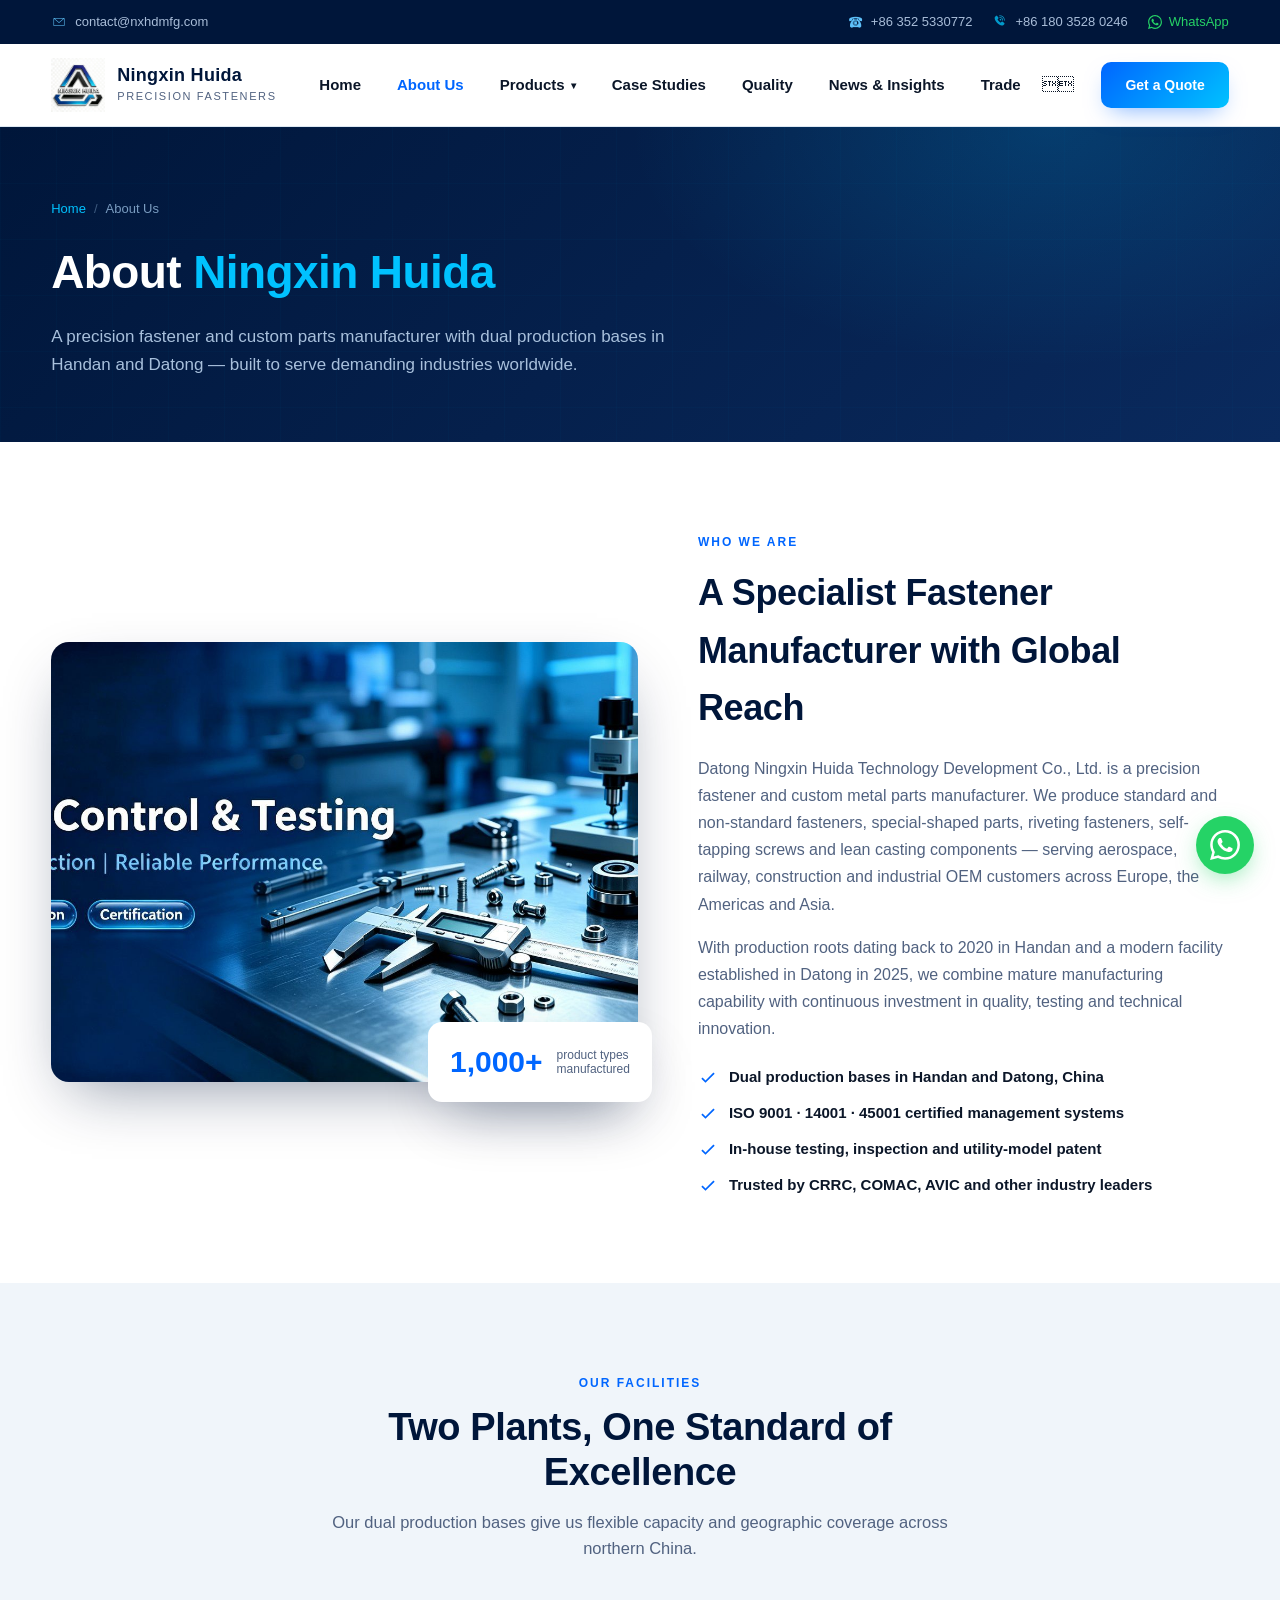
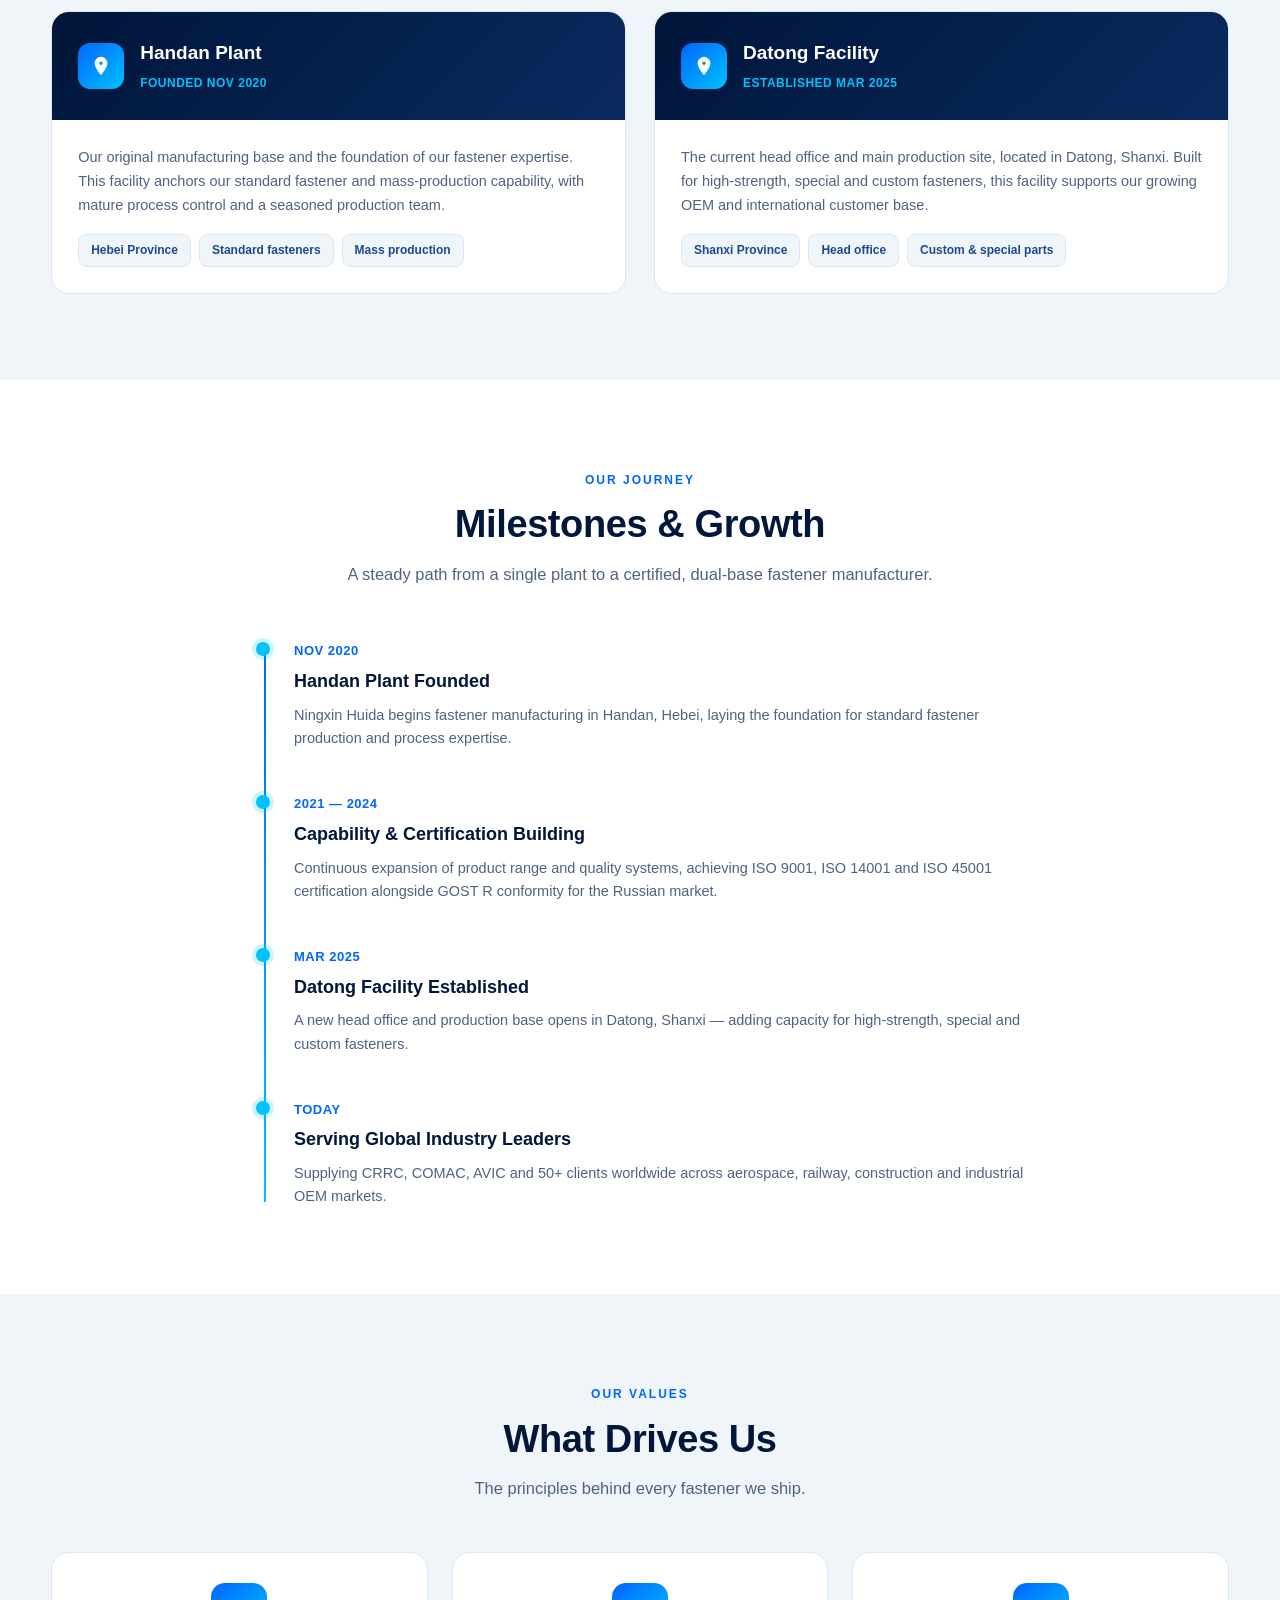
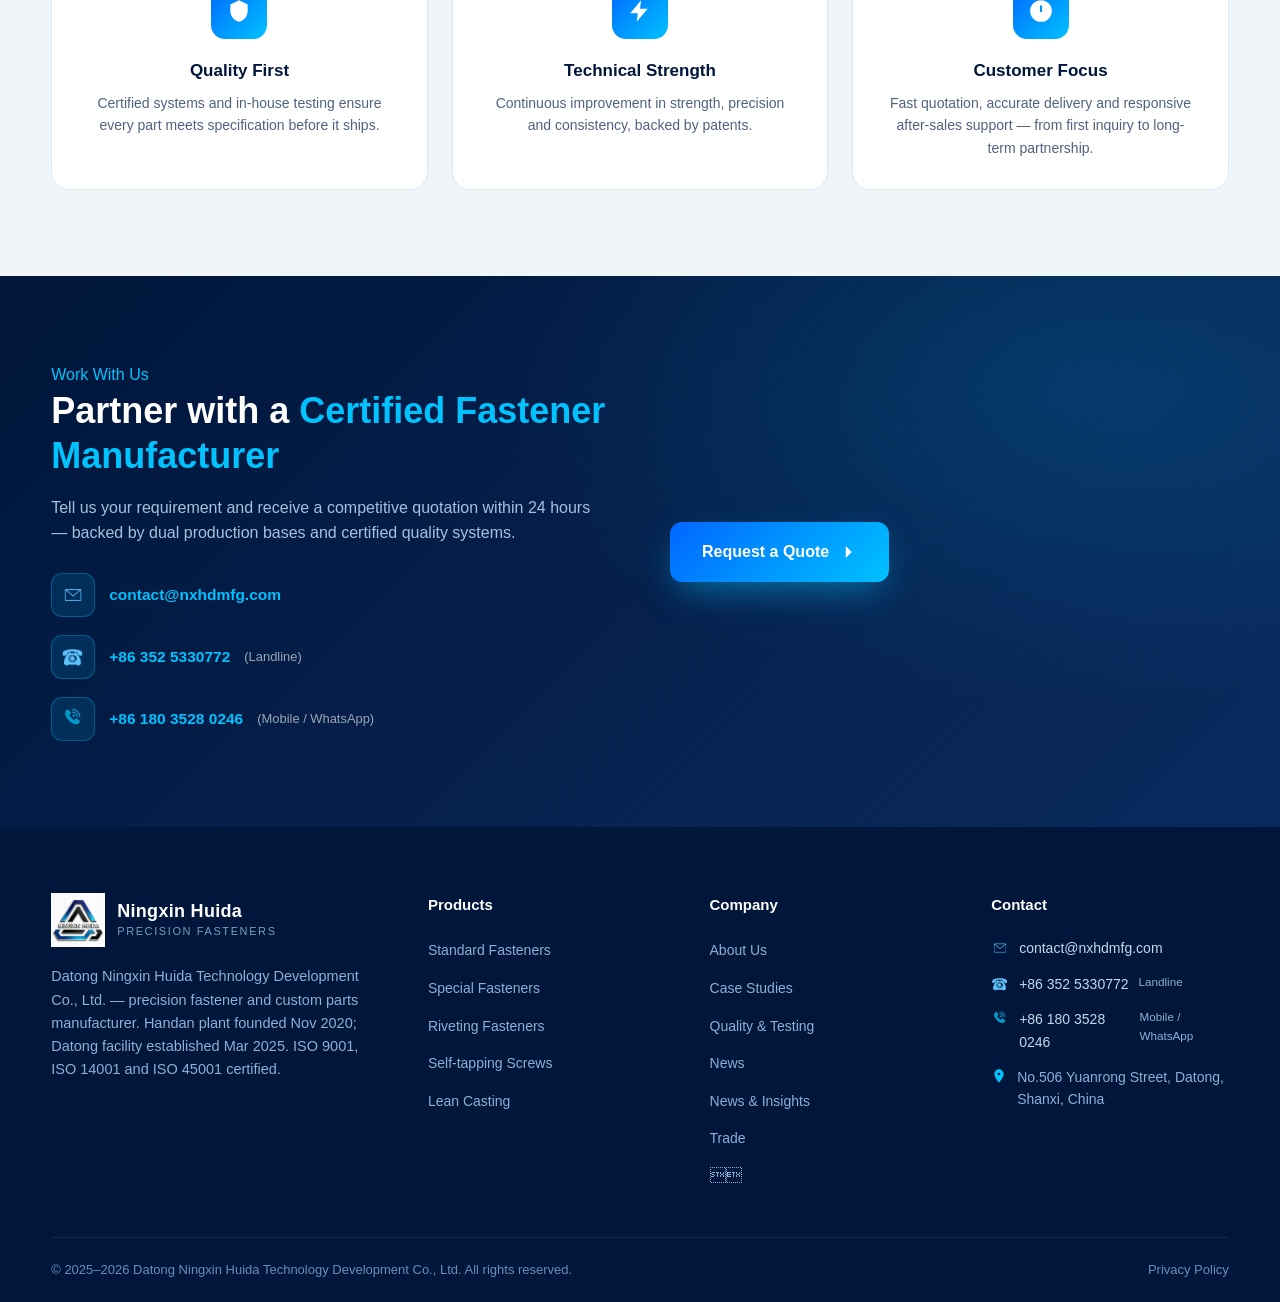
<file: nxhd-redesign/about.html>
<!DOCTYPE html>
<html lang="en" data-page-node-id="jy3cEFuplvhFSbqLVOFyJ1">
<head data-page-node-id="GZ6Izd9dKlSQETcUciYasL">
<meta charset="UTF-8" data-page-node-id="efCgWobJ7rBwdFIgnh6nSc">
<meta name="viewport" content="width=device-width, initial-scale=1.0" data-page-node-id="gHepy7qJecAtNpT8G3GEZn">
<title>About Us | Ningxin Huida Precision Fasteners</title>
<meta name="description" content="Datong Ningxin Huida Technology Development Co., Ltd. — precision fastener manufacturer with plants in Handan (founded 2020) and Datong (founded 2025). ISO 9001, ISO 14001 and ISO 45001 certified." data-page-node-id="GIgRFJ7oClBsn2zIVHIIus">
<link rel="stylesheet" href="style.css" data-page-node-id="8ORepOtFPvisJbHjtLbFqR">
<!-- SEO & social -->
<link rel="canonical" href="https://www.nxhdmfg.com/about.html" data-page-node-id="zB2pWeBBP5wFZv7DBzQfwy">
<meta name="robots" content="index, follow, max-image-preview:large" data-page-node-id="wDrGngMxjXVX4w8CpJZMSj">
<meta name="author" content="Datong Ningxin Huida Technology Development Co., Ltd." data-page-node-id="91XQJD2T3pKxBKti47dR77">
<meta property="og:type" content="website" data-page-node-id="PmbDACEhVauhjh8DpcLsFH">
<meta property="og:site_name" content="Ningxin Huida" data-page-node-id="1gVQ39kIxSvoSTgKt7FfVq">
<meta property="og:title" content="About Us | Ningxin Huida Precision Fasteners" data-page-node-id="Fcwu9gArTszXoQM1wKmM1P">
<meta property="og:description" content="Two-plant manufacturer in China. Handan plant founded 2020, Datong HQ established 2025. ISO 9001 / 14001 / 45001 certified. Trusted by CRRC, COMAC, AVIC." data-page-node-id="EV20typbN5dG5PPFJrRKBQ">
<meta property="og:url" content="https://www.nxhdmfg.com/about.html" data-page-node-id="7305AvtGS1ajyvdluASTOG">
<meta property="og:image" content="https://www.nxhdmfg.com/assets/cert-iso9001-en.jpg" data-page-node-id="SUCBo7MZROLVV6jE6EuCF3">
<meta property="og:locale" content="en_US" data-page-node-id="mDgFF0FnjSvVkpVgxOSJiG">
<meta name="twitter:card" content="summary_large_image" data-page-node-id="MRRdbYHMwEXySoPXAEq7rc">
<meta name="twitter:title" content="About Us | Ningxin Huida Precision Fasteners" data-page-node-id="76sc1rYEQCKisM7rZ9mWr7">
<meta name="twitter:description" content="Two-plant manufacturer in China. Handan plant founded 2020, Datong HQ established 2025. ISO 9001 / 14001 / 45001 certified. Trusted by CRRC, COMAC, AVIC." data-page-node-id="02V0ialnbpBRztM9aorapj">
<meta name="twitter:image" content="https://www.nxhdmfg.com/assets/cert-iso9001-en.jpg" data-page-node-id="GzCjW1fL1ZtD1hSy7zb3H0">
<meta name="theme-color" content="#00163A" data-page-node-id="VDu3jNgGgRW2UksDFpsAeE">

<!-- Preconnect for performance -->
<link rel="preconnect" href="https://www.googletagmanager.com" crossorigin data-page-node-id="QGmavZa5Mkq2av9lBohtqz">
<link rel="preconnect" href="https://www.google-analytics.com" crossorigin data-page-node-id="wfm5F5DWKooNN7V9em9OFm">
<link rel="dns-prefetch" href="https://www.googletagmanager.com" data-page-node-id="4nf85vzyLxMQ3xYsg0GU4t">
<link rel="dns-prefetch" href="https://www.google-analytics.com" data-page-node-id="PNTjJ7lgOTT6ShCzu3CA0B">

<!-- Favicon -->
<link rel="icon" type="image/svg+xml" href="data:image/svg+xml;utf8,%3Csvg%20xmlns%3D%22http%3A//www.w3.org/2000/svg%22%20viewBox%3D%220%200%2064%2064%22%3E%0A%20%20%3Crect%20width%3D%2264%22%20height%3D%2264%22%20rx%3D%2212%22%20fill%3D%22%2300163A%22/%3E%0A%20%20%3Ctext%20x%3D%2232%22%20y%3D%2242%22%20font-family%3D%22Arial%2Csans-serif%22%20font-size%3D%2222%22%20font-weight%3D%22800%22%20fill%3D%22%23FFFFFF%22%20text-anchor%3D%22middle%22%20letter-spacing%3D%22-.5%22%3ENX%3C/text%3E%0A%20%20%3Crect%20x%3D%226%22%20y%3D%2254%22%20width%3D%2252%22%20height%3D%223%22%20rx%3D%221.5%22%20fill%3D%22%2300C2FF%22/%3E%0A%3C/svg%3E" data-page-node-id="MIhgcdung2ffOh7RxNG9xo">
<link rel="apple-touch-icon" href="data:image/svg+xml;utf8,%3Csvg%20xmlns%3D%22http%3A//www.w3.org/2000/svg%22%20viewBox%3D%220%200%2064%2064%22%3E%0A%20%20%3Crect%20width%3D%2264%22%20height%3D%2264%22%20rx%3D%2212%22%20fill%3D%22%2300163A%22/%3E%0A%20%20%3Ctext%20x%3D%2232%22%20y%3D%2242%22%20font-family%3D%22Arial%2Csans-serif%22%20font-size%3D%2222%22%20font-weight%3D%22800%22%20fill%3D%22%23FFFFFF%22%20text-anchor%3D%22middle%22%20letter-spacing%3D%22-.5%22%3ENX%3C/text%3E%0A%20%20%3Crect%20x%3D%226%22%20y%3D%2254%22%20width%3D%2252%22%20height%3D%223%22%20rx%3D%221.5%22%20fill%3D%22%2300C2FF%22/%3E%0A%3C/svg%3E" data-page-node-id="hX3dih4IUY4RZ2HEUErfdD">

<!-- Organization schema -->
<script type="application/ld+json">
{
  "@context": "https://schema.org",
  "@type": "Organization",
  "name": "Ningxin Huida",
  "legalName": "Datong Ningxin Huida Technology Development Co., Ltd.",
  "alternateName": "NXHD",
  "url": "https://www.nxhdmfg.com/",
  "logo": "https://www.nxhdmfg.com/assets/logo.webp",
  "description": "Precision fastener and custom parts manufacturer — standard fasteners, non-standard parts, special-shaped parts, riveting fasteners, self-tapping screws, lean casting.",
  "foundingDate": "2020-11-02",
  "founder": {
    "@type": "Organization",
    "name": "Datong Ningxin Huida Technology Development Co., Ltd."
  },
  "address": {
    "@type": "PostalAddress",
    "streetAddress": "No.506 Yuanrong Street",
    "addressLocality": "Datong",
    "addressRegion": "Shanxi",
    "postalCode": "037000",
    "addressCountry": "CN"
  },
  "contactPoint": [
    {
      "@type": "ContactPoint",
      "telephone": "+86-352-5330772",
      "contactType": "sales",
      "areaServed": ["Worldwide", "US", "EU", "CA", "AU", "GB", "DE", "FR"],
      "availableLanguage": ["English", "Chinese"]
    },
    {
      "@type": "ContactPoint",
      "telephone": "+86-18035280246",
      "contactType": "customer service",
      "contactOption": "TollFree",
      "areaServed": "Worldwide",
      "availableLanguage": ["English", "Chinese"]
    }
  ],
  "email": "contact@nxhdmfg.com",
  "sameAs": []
}
</script>
<!-- BreadcrumbList schema -->
<script type="application/ld+json">
{
  "@context": "https://schema.org",
  "@type": "BreadcrumbList",
  "itemListElement": [
    {"@type": "ListItem", "position": 1, "name": "Home", "item": "https://www.nxhdmfg.com/"},
    {"@type": "ListItem", "position": 2, "name": "About Us", "item": "https://www.nxhdmfg.com/about.html"}
  ]
}
</script>
<!-- Google tag (gtag.js) -->
<script async src="https://www.googletagmanager.com/gtag/js?id=G-4PFYHJ99C4"></script>
<script>
  window.dataLayer = window.dataLayer || [];
  function gtag(){dataLayer.push(arguments);}
  gtag('js', new Date());
  gtag('config', 'G-4PFYHJ99C4');
</script>
</head>
<body data-page-node-id="rHChVi2vvkRbEiT6BuCqwi">

<div class="topbar" data-page-node-id="VsoPw9aOIyj4mKayBNjBUD">
  <div class="wrap" data-page-node-id="CHbbqKbDAHJYRAjpWFTx8a">
    <a class="mail" href="mailto:contact@nxhdmfg.com" data-page-node-id="8NaADSsBuG8CcFuH75DHr4">
      <img src="assets/icon_email.png" alt="Email" loading="lazy">
      contact@nxhdmfg.com
    </a>
    <div class="right" data-page-node-id="Rh63XEfQ6QmxnLZI48HABS">
      <a href="tel:+863525330772" title="Landline" data-page-node-id="2iGIL7RPa08NRIRF2xHybY">
        <img src="assets/icon_Line.png" alt="Landline" loading="lazy">
        +86 352 5330772
      </a>
      <a href="tel:+8618035280246" title="Mobile / WhatsApp" data-page-node-id="iELsAWwFi7qPcWeuWpcLMM">
        <img src="assets/icon_phone.png" alt="Mobile" loading="lazy">
        +86 180 3528 0246
      </a>
      <a class="wa" href="https://wa.me/8618035280246" target="_blank" rel="noopener" data-page-node-id="7m7H5HDFANlobjVwL7sxOX">
        <svg viewBox="0 0 24 24" data-page-node-id="mgFvXbiFcA4GYjiks6ejSx"><path d="M17.472 14.382c-.297-.149-1.758-.867-2.03-.967-.273-.099-.471-.148-.67.15-.197.297-.767.966-.94 1.164-.173.199-.347.223-.644.075-.297-.15-1.255-.463-2.39-1.475-.883-.788-1.48-1.761-1.653-2.059-.173-.297-.018-.458.13-.606.134-.133.298-.347.446-.52.149-.174.198-.298.298-.497.099-.198.05-.371-.025-.52-.075-.149-.669-1.612-.916-2.207-.242-.579-.487-.5-.669-.51-.173-.008-.371-.01-.57-.01-.198 0-.52.074-.792.372-.272.297-1.04 1.016-1.04 2.479 0 1.462 1.065 2.875 1.213 3.074.149.198 2.096 3.2 5.077 4.487.709.306 1.262.489 1.694.625.712.227 1.36.195 1.871.118.571-.085 1.758-.719 2.006-1.413.248-.694.248-1.289.173-1.413-.074-.124-.272-.198-.57-.347m-5.421 7.403h-.004a9.87 9.87 0 01-5.031-1.378l-.361-.214-3.741.982.998-3.648-.235-.374a9.86 9.86 0 01-1.51-5.26c.001-5.45 4.436-9.884 9.888-9.884 2.64 0 5.122 1.03 6.988 2.898a9.825 9.825 0 012.893 6.994c-.003 5.45-4.437 9.884-9.885 9.884m8.413-18.297A11.815 11.815 0 0012.05 0C5.495 0 .16 5.335.157 11.892c0 2.096.547 4.142 1.588 5.945L.057 24l6.305-1.654a11.882 11.882 0 005.683 1.448h.005c6.554 0 11.89-5.335 11.893-11.893a11.821 11.821 0 00-3.48-8.413z" data-page-node-id="oGrkPNXLnVLOWiADt0acRq"/></svg>
        WhatsApp
      </a>
    </div>
  </div>
</div>

<header id="header" data-page-node-id="kKsBgfHA4uPbQIbHOW4gQt">
  <div class="wrap nav" data-page-node-id="CAjPCVTaVk1GsZyll43JO4">
    <a class="brand" href="index.html" data-page-node-id="6bufTeDoEcgeY3AYKwF6y6">
      <img src="assets/logo.webp" alt="Ningxin Huida Precision Fasteners" data-page-node-id="3LJYg91ITUEryyiQWmZey8">
      <div class="txt" data-page-node-id="tXFOXwufxN4UuAk5ydIGte"><b data-page-node-id="xhSNcc5m6EwnIYjUKNaCSn">Ningxin Huida</b><small data-page-node-id="nptdkqVJPBJIQRxB2GAed7">Precision Fasteners</small></div>
    </a>
    <ul class="menu" id="menu" data-page-node-id="9qiT8hAPgLn2ADrmFhCuQe">
      <li data-page-node-id="dtoiHwQ6BILoZVjBxVy6Xm"><a href="index.html" data-page-node-id="0vKu0GfDADjLrcvWxoVQox">Home</a></li>
      <li data-page-node-id="F56KCKbxDvTFHEwQIVPWgL"><a href="about.html" style="color:var(--blue)" data-page-node-id="UKkirtHpfe5vh0WlDKD2hU">About Us</a></li>
      <li class="has-sub" data-page-node-id="P7B2a78BdnmG8m6pUjA2Ia"><a href="products.html" data-page-node-id="rpzDbLvLFVtLHSZXjbgPlA">Products</a>
        <ul class="dropdown" data-page-node-id="MO58kIKerARwMcpgqppsdz">
          <li data-page-node-id="LOswcSxcqE243uLgi7FzS6"><a href="products.html#standard" data-page-node-id="C8O6wAph5QM9moyHuAfqVo">Standard Fasteners</a></li>
          <li data-page-node-id="alUU2mMxW7CyPI0aNfaXpP"><a href="products.html#special" data-page-node-id="DC4YDM5wJ5G9o87fgpwWwY">Special Fasteners</a></li>
          <li data-page-node-id="e5g5yTgHHyeNSi3j3Akxz5"><a href="products.html#riveting" data-page-node-id="3wlwEXbzhabBF4H1EsBUF1">Riveting Fasteners</a></li>
          <li data-page-node-id="JEkOGhjoU9QAoQEBawLQAX"><a href="products.html#screws" data-page-node-id="9IAXJ5BUG6qyun5nnT61he">Self-tapping Screws</a></li>
          <li data-page-node-id="1HWANT049A8d99Or3DiLtx"><a href="products.html#casting" data-page-node-id="rxsOT6AtpjSn4dZrkoaZDe">Lean Casting</a></li>
          <li data-page-node-id="HcHQKQgKC1brloXLw7YaO8"><a href="products.html#custom" data-page-node-id="LWQhJLi13F0C0TeDFZBhM6">Custom Parts</a></li>
        </ul>
      </li>
      <li data-page-node-id="wBvpcy2gbHMWZnVehxvlWI"><a href="case.html" data-page-node-id="mfgCrflkGQDtuMjxMG5loF">Case Studies</a></li>
      <li data-page-node-id="q5FYaFCRf4SIsdSGfhSRRB"><a href="quality.html" data-page-node-id="w4RrHV7Z3nRqoypQDcOjx5">Quality</a></li>
      <li><a href="blog.html">News &amp; Insights</a></li>
      <li><a href="https://trade.nxhdmfg.com" target="_blank" rel="noopener">Trade</a></li>

    </ul>
    <a class="cta" href="contact.html#quote" data-page-node-id="zDjLmUi20q2e1J7gP2qqh6">Get a Quote</a>
    <button class="burger" id="burger" aria-label="Menu" data-page-node-id="Dm0mIdvbpJnHF0kATuZ4ME"><svg viewBox="0 0 24 24" fill="none" stroke-width="2" data-page-node-id="PexVTH08S7IGXiJNRh0C9A"><path d="M4 6h16M4 12h16M4 18h16" data-page-node-id="J5yUYKREBfI0kW3yLEMvL8"/></svg></button>
  </div>
</header>

<section class="page-hero" data-page-node-id="FlCowskUhJxRy3gTnrqGwR">
  <div class="wrap" data-page-node-id="cremw5iELeBTYa3vPmcCK2">
    <div class="crumbs" data-page-node-id="0iapylExqoiYG1yo65rUDT"><a href="index.html" data-page-node-id="RK0y3iod4CBVdmc18TXFQz">Home</a><span class="sep" data-page-node-id="j6OATfPdt7WCrneG98YraV">/</span><span data-page-node-id="eryCKxSh22alY7wFsELk8l">About Us</span></div>
    <h1 data-page-node-id="daTOfRsjKFHsYgsz7r98xD">About <em data-page-node-id="UCRd0GwDhslZcSOPT9zzaF">Ningxin Huida</em></h1>
    <p data-page-node-id="O7I27U7SYkZHlOCGQtLAMV">A precision fastener and custom parts manufacturer with dual production bases in Handan and Datong — built to serve demanding industries worldwide.</p>
  </div>
</section>

<section class="about" data-page-node-id="0DbldUoWxuSKED7wtkcPAB">
  <div class="wrap" data-page-node-id="cGZpsDDxoDHI4apuvk9ZZE">
    <div class="intro-split" data-page-node-id="Y85ZsZNDwZ8MEmJH0IdyCH">
      <div class="visual" data-page-node-id="8hMiIxkydHDKP7fGjoyVqy">
        <div class="frame" data-page-node-id="eF9tPXmc0a5C9nWKUUXSVm"><img src="assets/slide-05.jpg" alt="Ningxin Huida precision fasteners" loading="lazy" decoding="async" data-page-node-id="55qp18MUXk5rWe5mKD0o3G"></div>
        <div class="stat-chip" data-page-node-id="06ru5DwaYr5S96e0JqEh4c"><span class="n" data-page-node-id="uy91fi1lEArMalBFerpWxp">1,000+</span><small data-page-node-id="QG1fI7NVcI2kGjoOuilrKE">product types<br data-page-node-id="aHSc6ZHVGIXrDG2O3AdV5k">manufactured</small></div>
      </div>
      <div data-page-node-id="5GbVrphO1llSuhAtqghqwq">
        <span class="shead" data-page-node-id="NBt3H5Hm1EjXD0nfE2OovL"><span class="tag" data-page-node-id="X1m62m6vAeTXhDC8S1ypNZ">Who We Are</span></span>
        <h2 data-page-node-id="TWJrohwoVM8oxJz1Ktl2f8">A Specialist Fastener Manufacturer with Global Reach</h2>
        <p data-page-node-id="4RZNhkTjG6ZNmWDApdZ68y">Datong Ningxin Huida Technology Development Co., Ltd. is a precision fastener and custom metal parts manufacturer. We produce standard and non-standard fasteners, special-shaped parts, riveting fasteners, self-tapping screws and lean casting components — serving aerospace, railway, construction and industrial OEM customers across Europe, the Americas and Asia.</p>
        <p data-page-node-id="JfEpYeNiqeYaFR8cBp1hRN">With production roots dating back to 2020 in Handan and a modern facility established in Datong in 2025, we combine mature manufacturing capability with continuous investment in quality, testing and technical innovation.</p>
        <ul class="checks" data-page-node-id="uI1q3n27XKhVFHEtM7aPAk">
          <li data-page-node-id="B7RzDAScloygTgCyapkBQ9"><svg viewBox="0 0 24 24" data-page-node-id="u9loeFtGSM1QR6cXrsGOJw"><path d="M9 16.2l-3.5-3.5L4 14.2 9 19l11-11-1.5-1.5z" data-page-node-id="YIvkNYJRM1vAUT8pEs418u"/></svg> Dual production bases in Handan and Datong, China</li>
          <li data-page-node-id="5qdZHlx4HBVOpuGTyb3Ku4"><svg viewBox="0 0 24 24" data-page-node-id="m6PnBp7wjNXZJyncbrYYy1"><path d="M9 16.2l-3.5-3.5L4 14.2 9 19l11-11-1.5-1.5z" data-page-node-id="H9recf8E9bvflcEumhgrGj"/></svg> ISO 9001 · 14001 · 45001 certified management systems</li>
          <li data-page-node-id="BamBEtHorfT4NiccTh8w2J"><svg viewBox="0 0 24 24" data-page-node-id="BJM51uwLfg1MN6PLyT4hVr"><path d="M9 16.2l-3.5-3.5L4 14.2 9 19l11-11-1.5-1.5z" data-page-node-id="h2WeSR0fEDGesKNFbS4LOb"/></svg> In-house testing, inspection and utility-model patent</li>
          <li data-page-node-id="i21REstMNnD7IsWAnFcT0l"><svg viewBox="0 0 24 24" data-page-node-id="LVGBtbAWdsTfG0kuRH4KjP"><path d="M9 16.2l-3.5-3.5L4 14.2 9 19l11-11-1.5-1.5z" data-page-node-id="wNxhqWiZZ72Ld5ghlDRp08"/></svg> Trusted by CRRC, COMAC, AVIC and other industry leaders</li>
        </ul>
      </div>
    </div>
  </div>
</section>

<section class="factories" data-page-node-id="rG7Xi2yut1HvToSgAK0ef8">
  <div class="wrap" data-page-node-id="w5XFlur21emBxxFZRg9mAf">
    <div class="shead center" data-page-node-id="uCt2Fo5A0hlHYhOQ3jg2uU">
      <span class="tag" data-page-node-id="127p0iblZHBRK6QcBaC32f">Our Facilities</span>
      <h2 data-page-node-id="GWdP0cDvQgSWlzNGM9wnBI">Two Plants, One Standard of Excellence</h2>
      <p data-page-node-id="jQ3AYX4FPLQEDWrGTJ5x5E">Our dual production bases give us flexible capacity and geographic coverage across northern China.</p>
    </div>
    <div class="fact-grid" data-page-node-id="YHFckjdHyVK7PgAUkssERr">
      <div class="fact" data-page-node-id="NqpR3dgFM4vPwyuMhSgjzF">
        <div class="head" data-page-node-id="U3NRPoLOgqTmE89C6F2Uof">
          <div class="pin" data-page-node-id="lO0yNWDF0QeHFypsyc99M4"><svg viewBox="0 0 24 24" data-page-node-id="lDJUu7APkneZBEmWcxP2mK"><path d="M12 2a7 7 0 017 7c0 5-7 13-7 13S5 14 5 9a7 7 0 017-7zm0 9a2 2 0 100-4 2 2 0 000 4z" data-page-node-id="OIKZi6s4Q9DXjyirCrMOC4"/></svg></div>
          <div data-page-node-id="sdk7YW6O8H3o37uyyma1KU"><h3 data-page-node-id="heaI0JMM8SHQt4iVY5EG99">Handan Plant</h3><span class="since" data-page-node-id="h3bU7QCrGIfKJAnbwzuNHb">FOUNDED NOV 2020</span></div>
        </div>
        <div class="body" data-page-node-id="wTPD1GI2B3vG2znHrab1IC">
          <p data-page-node-id="u0EfbSshuEw4XcePr1kasz">Our original manufacturing base and the foundation of our fastener expertise. This facility anchors our standard fastener and mass-production capability, with mature process control and a seasoned production team.</p>
          <div class="meta" data-page-node-id="v3Zlks0l4CvovemANcyuQT"><span data-page-node-id="xUrr8wgAuFrQXVhFdo1xBL">Hebei Province</span><span data-page-node-id="92ADFASW6BPW1OIexnmXeY">Standard fasteners</span><span data-page-node-id="OiQFG69f0wmrruOj5xZFh0">Mass production</span></div>
        </div>
      </div>
      <div class="fact" data-page-node-id="xfpWreCmk1mLu4mlUaUgsQ">
        <div class="head" data-page-node-id="BIVdUPZAXFuA1hOVpwXyLt">
          <div class="pin" data-page-node-id="GRC0LFnIBQ0S8mTYE6H6Mx"><svg viewBox="0 0 24 24" data-page-node-id="WxpwKs1y9E6NKMLCbViPhA"><path d="M12 2a7 7 0 017 7c0 5-7 13-7 13S5 14 5 9a7 7 0 017-7zm0 9a2 2 0 100-4 2 2 0 000 4z" data-page-node-id="cDw6ONEKsehQcQ4VnAv9EQ"/></svg></div>
          <div data-page-node-id="iDNREZXB7FE9UtB1BA1kSQ"><h3 data-page-node-id="DSGs1RPHhYiHwdSSJv74Xr">Datong Facility</h3><span class="since" data-page-node-id="HABS3s8yHXaeo9VyZzfUB8">ESTABLISHED MAR 2025</span></div>
        </div>
        <div class="body" data-page-node-id="FBtJlhrDakqzFpHUAG4LBi">
          <p data-page-node-id="8TBmXxyDcDBfrr4FMmAjCV">The current head office and main production site, located in Datong, Shanxi. Built for high-strength, special and custom fasteners, this facility supports our growing OEM and international customer base.</p>
          <div class="meta" data-page-node-id="CNJ6j1vlRvlfBT6KHfwNfs"><span data-page-node-id="jswnaUtcc0lJxhmDZ7OoBs">Shanxi Province</span><span data-page-node-id="LDOPgGv1ONQLb6nPSLxnmW">Head office</span><span data-page-node-id="YDN1y756uALMHpIxCKhn9q">Custom & special parts</span></div>
        </div>
      </div>
    </div>
  </div>
</section>

<section class="milestones" data-page-node-id="iFHCSznM2MlSbZSEW6KUbT">
  <div class="wrap" data-page-node-id="klFKveRnoBV3AyWcUQtSLP">
    <div class="shead center" data-page-node-id="ZYgCYDF2wntFrKFqv0eD8L">
      <span class="tag" data-page-node-id="kmMGn6cd2ChQZNC67RzU8A">Our Journey</span>
      <h2 data-page-node-id="GeZhjdrJnEPlE2YiiqDVUu">Milestones & Growth</h2>
      <p data-page-node-id="IFkSo1G8w5sgfhCQI3p583">A steady path from a single plant to a certified, dual-base fastener manufacturer.</p>
    </div>
    <div class="timeline" data-page-node-id="oQC6zWmdbIOPM4RCfUH3tJ">
      <div class="tl-item" data-page-node-id="DOPbZvwwfCi41nU8JliQH1">
        <span class="year" data-page-node-id="uXcNeOXbHUWcOERFrU1v7i">NOV 2020</span>
        <h3 data-page-node-id="CjqRBc3DwmDoDHPzNDOWQV">Handan Plant Founded</h3>
        <p data-page-node-id="vn3iwMNwD5CCmystr3HFtf">Ningxin Huida begins fastener manufacturing in Handan, Hebei, laying the foundation for standard fastener production and process expertise.</p>
      </div>
      <div class="tl-item" data-page-node-id="gCg0Wai5JWtcMqJ2dcrn8j">
        <span class="year" data-page-node-id="uR4mRXNTol7PSmvWENtOpO">2021 — 2024</span>
        <h3 data-page-node-id="QGYwZgQhvVvNZt7i7CRamf">Capability & Certification Building</h3>
        <p data-page-node-id="s4AsDgLtJhEsa7e9p7ryj6">Continuous expansion of product range and quality systems, achieving ISO 9001, ISO 14001 and ISO 45001 certification alongside GOST R conformity for the Russian market.</p>
      </div>
      <div class="tl-item" data-page-node-id="51eypHKxWL2eAWA3DeNn38">
        <span class="year" data-page-node-id="rWHLDnR4igFGw6Iey6548U">MAR 2025</span>
        <h3 data-page-node-id="0XH4vxzstqqeArRZJbhbYK">Datong Facility Established</h3>
        <p data-page-node-id="YDGBQ6mtGYIbwxG6ExYVd4">A new head office and production base opens in Datong, Shanxi — adding capacity for high-strength, special and custom fasteners.</p>
      </div>
      <div class="tl-item" data-page-node-id="Jc4AwBzYUGL9mnjxukbRXr">
        <span class="year" data-page-node-id="IQbIAZIGQGdLIR3LRyn7rb">TODAY</span>
        <h3 data-page-node-id="zoqLwF7Fn3d7RsLnjggKLq">Serving Global Industry Leaders</h3>
        <p data-page-node-id="P8Bowa47zVCV95gxhAg3KC">Supplying CRRC, COMAC, AVIC and 50+ clients worldwide across aerospace, railway, construction and industrial OEM markets.</p>
      </div>
    </div>
  </div>
</section>

<section class="values" style="background:var(--bg)" data-page-node-id="BFrHaSrHwCxqRPW2LFtmOu">
  <div class="wrap" data-page-node-id="02n7ADzfDpp3GI1QOgvhv1">
    <div class="shead center" data-page-node-id="Y2SprKLydTuUeBMIn4sfmJ">
      <span class="tag" data-page-node-id="IqKgy3DCYGAHoqR6OpaFNd">Our Values</span>
      <h2 data-page-node-id="nnqufENMxJjqnquMPovTYu">What Drives Us</h2>
      <p data-page-node-id="GDBTdIszzkxtIVn5OLGztf">The principles behind every fastener we ship.</p>
    </div>
    <div class="grid" data-page-node-id="evzh1247QRMYAyqqVvDWcJ">
      <div class="val" data-page-node-id="7jitwOdCaEiIqKRrQHmTJk"><div class="ic" data-page-node-id="DaZXPzQUM2SbbrEIUUnc3a"><svg viewBox="0 0 24 24" data-page-node-id="mTBW6Di43ApJ1lLCEbiNLA"><path d="M12 2l8 4v6c0 5-3.4 8.6-8 10-4.6-1.4-8-5-8-10V6z" data-page-node-id="71hsmygLXva8ggqI1OldLQ"/></svg></div><h3 data-page-node-id="CbiZl15h020xeM2ASiGHXR">Quality First</h3><p data-page-node-id="gGl6YiVsetb6Xz1gQCuJuu">Certified systems and in-house testing ensure every part meets specification before it ships.</p></div>
      <div class="val" data-page-node-id="7QyT1J0OYMEBlIWWENJwKE"><div class="ic" data-page-node-id="7WN92aO7X3nTWN8zdJzmw7"><svg viewBox="0 0 24 24" data-page-node-id="2PDiYvlF5D2hN3G6FzKPSV"><path d="M13 2L3 14h7l-1 8 10-12h-7z" data-page-node-id="tzX9Q1UXyEuBGdD3W6wEJZ"/></svg></div><h3 data-page-node-id="2e7pTeTb7uejSBVO6nh7IA">Technical Strength</h3><p data-page-node-id="nAJ5yh1NzBYKB7lWDw111F">Continuous improvement in strength, precision and consistency, backed by patents.</p></div>
      <div class="val" data-page-node-id="LFhtL0zh8y9g22rZ0HcUsE"><div class="ic" data-page-node-id="xiEidfaBScFOe4iYxoq7VZ"><svg viewBox="0 0 24 24" data-page-node-id="jTrFhmuXw3THqMBzVeSA4D"><path d="M12 2a10 10 0 100 20 10 10 0 000-20zm-1 5h2v6h-2zM12 16h.01v.01H12z" data-page-node-id="8CHpOjpPmyGGhoekHtzTVj"/></svg></div><h3 data-page-node-id="XgFLQYMZXqOZwt8s5Uk4RM">Customer Focus</h3><p data-page-node-id="DCiygEIrGFbt9W5kgEIIGt">Fast quotation, accurate delivery and responsive after-sales support — from first inquiry to long-term partnership.</p></div>
    </div>
  </div>
</section>

<section class="quote" id="quote" data-page-node-id="FqIZBOeFmzTaDd0a12HJBw">
  <div class="wrap" data-page-node-id="SPwkT8LlgbwQqPlUoPZe2s">
    <div data-page-node-id="mW6oAMWSOOW7Lei2F524oo">
      <span class="tag" style="color:var(--cyan)" data-page-node-id="hWbqryiuqZfo6bg8sW1Wv1">Work With Us</span>
      <h2 data-page-node-id="HDId4710J9xuLaZXxfGySH">Partner with a <em data-page-node-id="3WWlBMT8ntAnQnYdEXPLGX">Certified Fastener Manufacturer</em></h2>
      <p data-page-node-id="47Y4rjbABsFVgUBKk2oCVj">Tell us your requirement and receive a competitive quotation within 24 hours — backed by dual production bases and certified quality systems.</p>
      <div class="qinfo" data-page-node-id="ilQs35BnD7EopjfCiQacSM">
        <div data-page-node-id="CeBt32fYkZc6L3RSShoCL8"><span class="ic" data-page-node-id="DXgzLSrISDg3vRj6v9ow6b"><img src="assets/icon_email.png" alt="Email" loading="lazy"></span><a href="mailto:contact@nxhdmfg.com" data-page-node-id="YNExaDHOk6x8nvHkJmrNR1">contact@nxhdmfg.com</a></div>
        <div data-page-node-id="DzA1zdHy4IRCJ2FfR9RvZk"><span class="ic" data-page-node-id="VO2ZmY3zuP5NmBTZ0U3QJ4"><img src="assets/icon_Line.png" alt="Landline" loading="lazy"></span><a href="tel:+863525330772" data-page-node-id="HcMgMI4PJ9sUB7BRxDnEl0">+86 352 5330772</a> <small style="opacity:.6" data-page-node-id="axJGUVIAVOGYyZfHObj3VD">(Landline)</small></div>
        <div data-page-node-id="5tohNXLmCyKPk8AtDsl1Bo"><span class="ic" data-page-node-id="hTxqSTGfiy6czVnq9U6Qgd"><img src="assets/icon_phone.png" alt="Mobile" loading="lazy"></span><a href="tel:+8618035280246" data-page-node-id="krN3ccjDRnyHZzLXMDJViI">+86 180 3528 0246</a> <small style="opacity:.6" data-page-node-id="Ubhzcq8rCRRbI3fh3fwzgz">(Mobile / WhatsApp)</small></div>
      </div>
    </div>
    <a class="btn primary" href="contact.html#quote" style="justify-self:start;font-size:16px;padding:17px 32px" data-page-node-id="rWOekMDq7tHebLApTlFHsc">Request a Quote <svg viewBox="0 0 24 24" data-page-node-id="ki7uFSaNuVZ3Usu50TQ3C8"><path d="M9 4l8 8-8 8" data-page-node-id="aMxdmh4TzcHtyGpCXyqkCi"/></svg></a>
  </div>
</section>

<footer data-page-node-id="4KLiv1bFUNh95feofg71w4">
  <div class="wrap" data-page-node-id="WzRvWhpYlahhqpFKs6l9DB">
    <div class="foot" data-page-node-id="GHhs3lbQmPop20lAo24POA">
      <div data-page-node-id="k05nafSwOjJ92VdLOngycS">
        <a class="brand" href="index.html" data-page-node-id="ST4xuDnQ6qxKNLl6RZFeJk">
          <img src="assets/logo.webp" alt="Ningxin Huida Precision Fasteners" data-page-node-id="lldGYDEAEBSDibE8yviVXC">
          <div class="txt" data-page-node-id="ujNxmKEVPA7pc4RYSajJo7"><b data-page-node-id="ySBDWa4kVV2cqyIkzVGrLW">Ningxin Huida</b><small data-page-node-id="606CiePhImwiUdVBPfajMM">Precision Fasteners</small></div>
        </a>
        <p data-page-node-id="t4xAUtV44yLrNATERMf0Xf">Datong Ningxin Huida Technology Development Co., Ltd. — precision fastener and custom parts manufacturer. Handan plant founded Nov 2020; Datong facility established Mar 2025. ISO 9001, ISO 14001 and ISO 45001 certified.</p>
      </div>
      <div data-page-node-id="46sl2iv3eNwqHBjcJ7VhBN">
        <h4 data-page-node-id="dGQlnw7TOLxvx8bAJThkFq">Products</h4>
        <ul data-page-node-id="TzoVk9Ffd2EWfo6ktljESz">
          <li data-page-node-id="Gd2n2R1HY5ja9FLcV6GCAW"><a href="products.html#standard" data-page-node-id="3HHkQaUBrndVqBgcIBDHuF">Standard Fasteners</a></li>
          <li data-page-node-id="CnWlijhhiIbIeMVAHGhduS"><a href="products.html#special" data-page-node-id="20aJED5yG4ablWVGfnE8Tx">Special Fasteners</a></li>
          <li data-page-node-id="WZkivxGHVOx9pAC3LjDwII"><a href="products.html#riveting" data-page-node-id="T0x2hJ3pVjeAnXmXlgUfyB">Riveting Fasteners</a></li>
          <li data-page-node-id="rS1L8rhAXEGtVvWP2QbNjQ"><a href="products.html#screws" data-page-node-id="oztdAGszhk4oVKiQsfX7NI">Self-tapping Screws</a></li>
          <li data-page-node-id="tUaCfXs6k1sO0dFqhOaoEX"><a href="products.html#casting" data-page-node-id="YOKrBPXsTFykYrv63GNAlp">Lean Casting</a></li>
        </ul>
      </div>
      <div data-page-node-id="fhdFrZ3Ldl88huJXOwpwng">
        <h4 data-page-node-id="Kio8G37lYU8oA7CsDPJ7TK">Company</h4>
        <ul data-page-node-id="LDsx2xegCDZm3J2p56tB1A">
          <li data-page-node-id="bniPKPMRvJzbuyVvMSXNHM"><a href="about.html" data-page-node-id="WBfi7cwck9gN5CQfRoW8do">About Us</a></li>
          <li data-page-node-id="rK40TEVFJvThEIVfIbmegf"><a href="case.html" data-page-node-id="HdeGFgp563ZdVzi2EAkv3c">Case Studies</a></li>
          <li data-page-node-id="6ou6qYcoNX9DZB559NzCS0"><a href="quality.html" data-page-node-id="WoO1D0BtQigo10ohTVxkeK">Quality & Testing</a></li>
          <li data-page-node-id="a5hNiolVFp660RUgXhOSyO"><a href="index.html#news" data-page-node-id="euiRy6hJ3hKB6boAzynDgi">News</a></li>
          <li><a href="blog.html">News &amp; Insights</a></li>
          <li><a href="https://trade.nxhdmfg.com" target="_blank" rel="noopener">Trade</a></li>

        </ul>
      </div>
      <div data-page-node-id="n5YUU4T2HX1z2Uv6Z3DBJq">
        <h4 data-page-node-id="Sdv3TzqHEzPyyP6S2DQ3p4">Contact</h4>
        <ul class="contact" data-page-node-id="YYZlXahOlZdx7rOuZCCPCw">
          <li data-page-node-id="coOPU5CWhVBkvcAoAPxAMl"><img src="assets/icon_email.png" alt="Email" loading="lazy"> <a href="mailto:contact@nxhdmfg.com" data-page-node-id="pGGGx15nvhzukSnQ9S3wCz">contact@nxhdmfg.com</a></li>
          <li data-page-node-id="MOcp0I1QO9QQj48R8ieBPS"><img src="assets/icon_Line.png" alt="Landline" loading="lazy"> <a href="tel:+863525330772" data-page-node-id="HXCDhrCtFcyRGo4h6AFL5d">+86 352 5330772</a> <small data-page-node-id="rbsPB1zMvmG2IXnOcmycWf">Landline</small></li>
          <li data-page-node-id="h2B5c70WYJCrMasmdEJgKX"><img src="assets/icon_phone.png" alt="Mobile" loading="lazy"> <a href="tel:+8618035280246" data-page-node-id="2i3dUBDOhthSd3ljW9XFcq">+86 180 3528 0246</a> <small data-page-node-id="jkig5HeJHbvMLC0ugObSS9">Mobile / WhatsApp</small></li>
          <li data-page-node-id="VjgGUrFf88A8H0NOb6kxBp"><svg viewBox="0 0 24 24" data-page-node-id="ted98Nnw4eTaIybvCswDLW"><path d="M12 2a7 7 0 017 7c0 5-7 13-7 13S5 14 5 9a7 7 0 017-7zm0 9a2 2 0 100-4 2 2 0 000 4z" data-page-node-id="iUVtK2ByqG8C9QkvxSWx5z"/></svg> No.506 Yuanrong Street, Datong, Shanxi, China</li>
        </ul>
      </div>
    </div>
    <div class="bottom" data-page-node-id="z7XYq32IsmrvEI9kZSNKXL">
      <span data-page-node-id="kMSPfVtCDTPI5a5Ibt6iQm">© 2025–2026 Datong Ningxin Huida Technology Development Co., Ltd. All rights reserved.</span>
      <a href="#" data-page-node-id="7IngTIQGIiv5JBJGZdIQge">Privacy Policy</a>
    </div>
  </div>
</footer>

<a class="wa-float" href="https://wa.me/8618035280246" target="_blank" rel="noopener" aria-label="Chat on WhatsApp" data-page-node-id="ZKGqzBuzzkSHyewBfDDFtX">
  <svg viewBox="0 0 24 24" data-page-node-id="MKgDTCkGnqKUGIaSRInzdx"><path d="M17.472 14.382c-.297-.149-1.758-.867-2.03-.967-.273-.099-.471-.148-.67.15-.197.297-.767.966-.94 1.164-.173.199-.347.223-.644.075-.297-.15-1.255-.463-2.39-1.475-.883-.788-1.48-1.761-1.653-2.059-.173-.297-.018-.458.13-.606.134-.133.298-.347.446-.52.149-.174.198-.298.298-.497.099-.198.05-.371-.025-.52-.075-.149-.669-1.612-.916-2.207-.242-.579-.487-.5-.669-.51-.173-.008-.371-.01-.57-.01-.198 0-.52.074-.792.372-.272.297-1.04 1.016-1.04 2.479 0 1.462 1.065 2.875 1.213 3.074.149.198 2.096 3.2 5.077 4.487.709.306 1.262.489 1.694.625.712.227 1.36.195 1.871.118.571-.085 1.758-.719 2.006-1.413.248-.694.248-1.289.173-1.413-.074-.124-.272-.198-.57-.347m-5.421 7.403h-.004a9.87 9.87 0 01-5.031-1.378l-.361-.214-3.741.982.998-3.648-.235-.374a9.86 9.86 0 01-1.51-5.26c.001-5.45 4.436-9.884 9.888-9.884 2.64 0 5.122 1.03 6.988 2.898a9.825 9.825 0 012.893 6.994c-.003 5.45-4.437 9.884-9.885 9.884m8.413-18.297A11.815 11.815 0 0012.05 0C5.495 0 .16 5.335.157 11.892c0 2.096.547 4.142 1.588 5.945L.057 24l6.305-1.654a11.882 11.882 0 005.683 1.448h.005c6.554 0 11.89-5.335 11.893-11.893a11.821 11.821 0 00-3.48-8.413z" data-page-node-id="ZmvbAGdhF8YF3gdWUPH4rZ"/></svg>
</a>

<script>
  const header = document.getElementById('header');
  window.addEventListener('scroll', () => header.classList.toggle('scrolled', window.scrollY > 8));
  const burger = document.getElementById('burger');
  const menu = document.getElementById('menu');
  burger.addEventListener('click', () => menu.classList.toggle('open'));
</script>
  <script src="assets/js/form.js" defer></script>
</body>
</html>
</file>
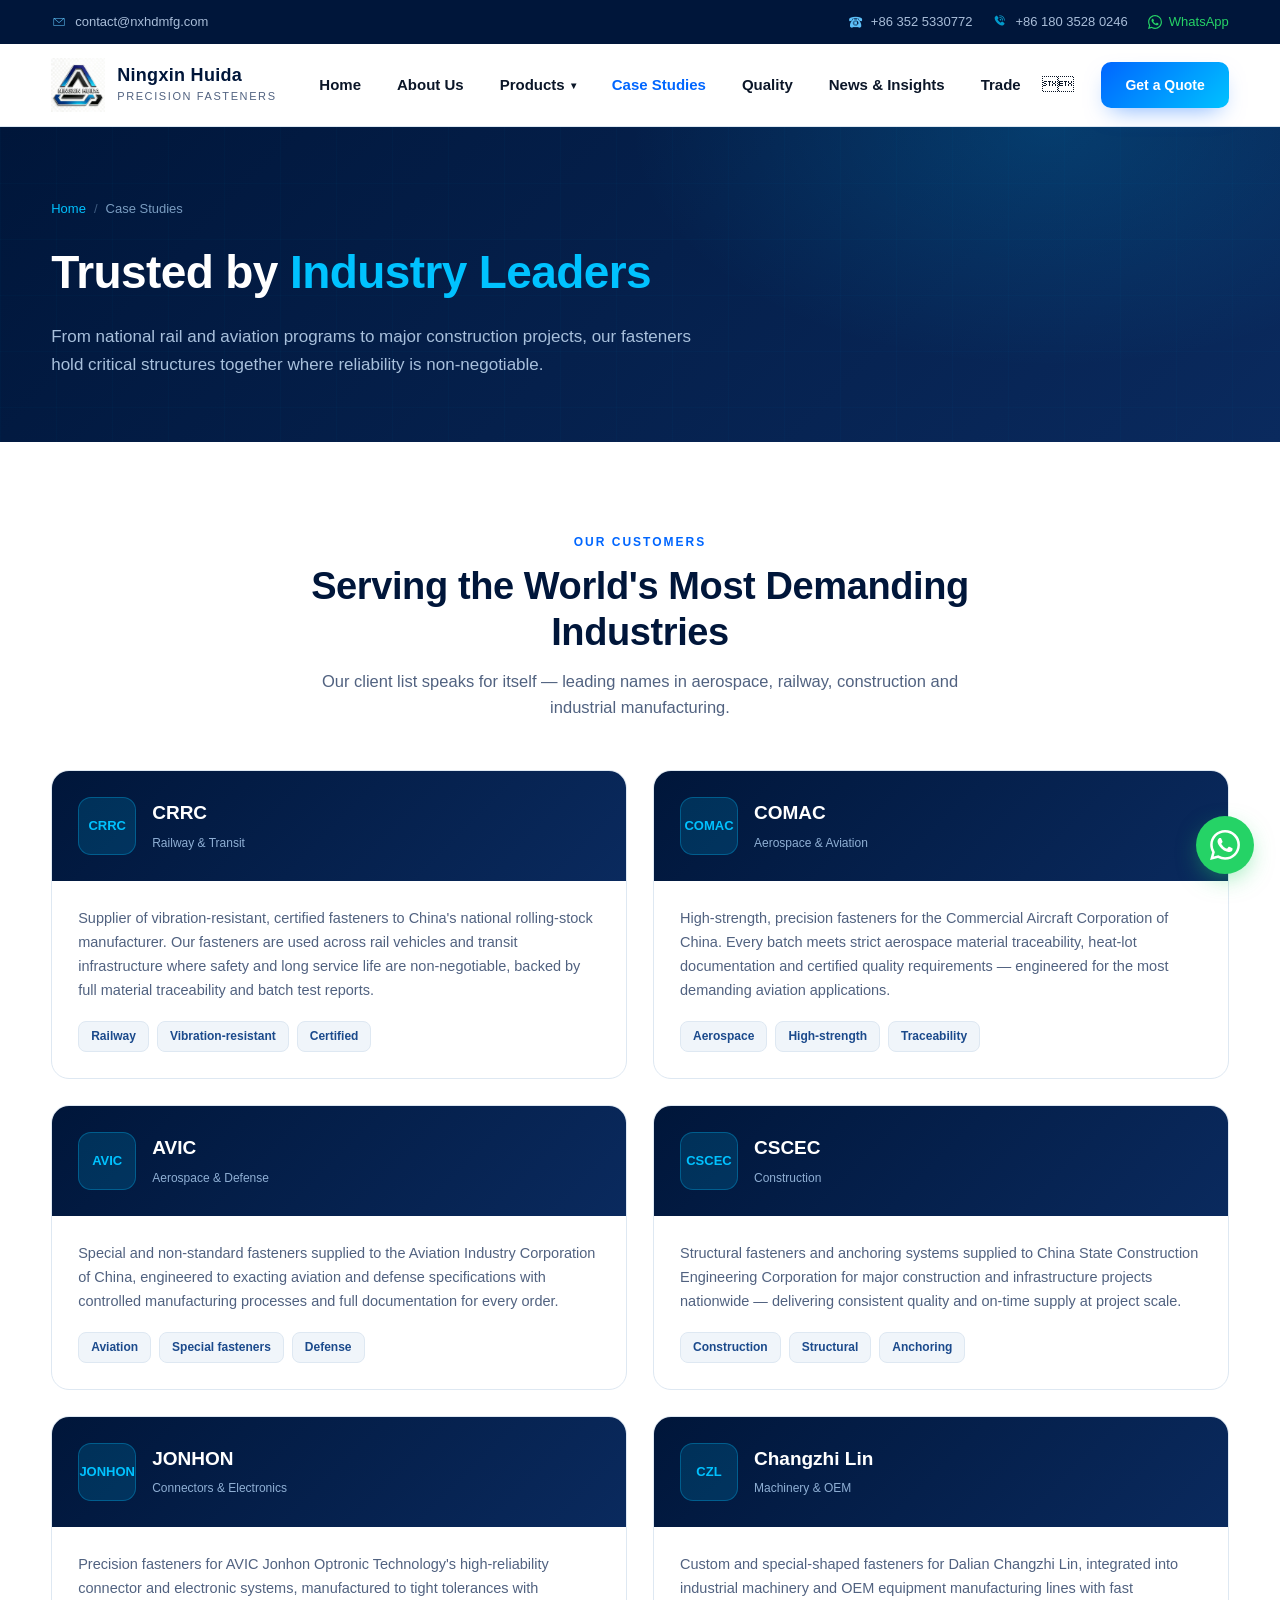
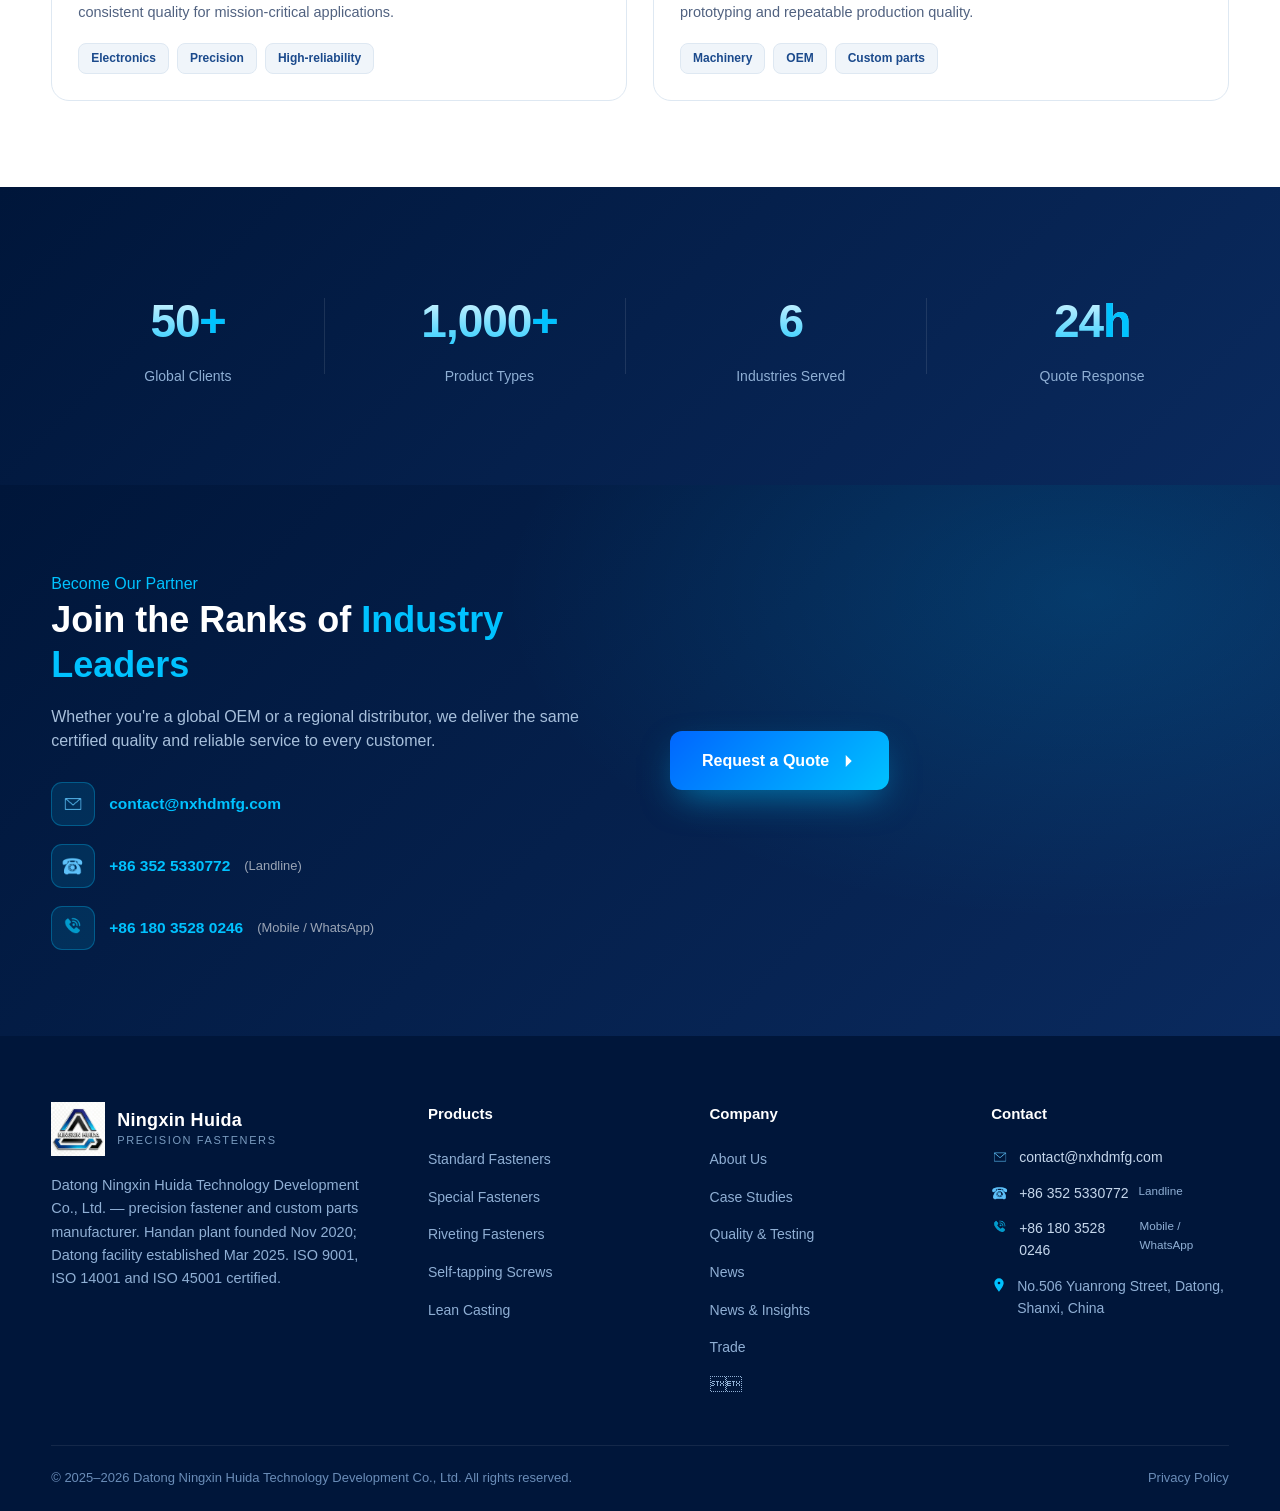
<file: nxhd-redesign/case.html>
<!DOCTYPE html>
<html lang="en" data-page-node-id="oJEUp5i2yaMjnT69qG5G9t">
<head data-page-node-id="AQSG0Ra5qfKxaJOdgTejOV">
<meta charset="UTF-8" data-page-node-id="8kChuVL2cFbvGtHpfM2r1R">
<meta name="viewport" content="width=device-width, initial-scale=1.0" data-page-node-id="wm31UTBZhekomRRlKfYPgY">
<title>Case Studies | Ningxin Huida Precision Fasteners</title>
<meta name="description" content="Ningxin Huida supplies precision fasteners to CRRC, COMAC, AVIC and other industry leaders across aerospace, railway, construction and industrial OEM markets." data-page-node-id="mAHYFNEC5ptzwHjIB708cS">
<link rel="stylesheet" href="style.css" data-page-node-id="RnsAaA1hdGpNnLEZPislEl">
<!-- SEO & social -->
<link rel="canonical" href="https://www.nxhdmfg.com/case.html" data-page-node-id="mL9hYWeqhzjxXjQ1B2nUDF">
<meta name="robots" content="index, follow, max-image-preview:large" data-page-node-id="9HcTdkZ3CHMvF8CR6HNVoh">
<meta name="author" content="Datong Ningxin Huida Technology Development Co., Ltd." data-page-node-id="dq2mdnVNUZSWbgcGm1mVHH">
<meta property="og:type" content="website" data-page-node-id="NjQ109kUvfBAbtMLxKe0Sa">
<meta property="og:site_name" content="Ningxin Huida" data-page-node-id="lF257GGtZ4U0rHyU6tMDjd">
<meta property="og:title" content="Case Studies | CRRC, COMAC, AVIC | Ningxin Huida" data-page-node-id="7X2JQaw6wiHHAYaiiGDE7C">
<meta property="og:description" content="Trusted partner of CRRC, COMAC, AVIC, CSCEC, JONHON and Changzhi Lin. Precision fasteners for rail transit, aerospace, construction and electronics." data-page-node-id="KNfLFces9OpqVU6K70KGIN">
<meta property="og:url" content="https://www.nxhdmfg.com/case.html" data-page-node-id="ZOirOuR4MjGrEoCnOZpe5A">
<meta property="og:image" content="https://www.nxhdmfg.com/assets/slide-03.jpg" data-page-node-id="2uiO2PRWvaNV5BTeFZ3OcU">
<meta property="og:locale" content="en_US" data-page-node-id="4GfSzDxat5GxqLFZuBJqjJ">
<meta name="twitter:card" content="summary_large_image" data-page-node-id="YYHN9b7CinHHuROvr0IiKG">
<meta name="twitter:title" content="Case Studies | CRRC, COMAC, AVIC | Ningxin Huida" data-page-node-id="ImypnTO97tyQM0gBnrSFtS">
<meta name="twitter:description" content="Trusted partner of CRRC, COMAC, AVIC, CSCEC, JONHON and Changzhi Lin. Precision fasteners for rail transit, aerospace, construction and electronics." data-page-node-id="fEhhP378Ppy96cPMrsdoAj">
<meta name="twitter:image" content="https://www.nxhdmfg.com/assets/slide-03.jpg" data-page-node-id="5a6TXcmmAZF5Joot8MdUKa">
<meta name="theme-color" content="#00163A" data-page-node-id="bhM9TAYKYkWahYVlpJHeIm">

<!-- Preconnect for performance -->
<link rel="preconnect" href="https://www.googletagmanager.com" crossorigin data-page-node-id="gssEhPQhblUriFxJHHxmtA">
<link rel="preconnect" href="https://www.google-analytics.com" crossorigin data-page-node-id="9TGML72DrBzdcDSCjfbGgH">
<link rel="dns-prefetch" href="https://www.googletagmanager.com" data-page-node-id="82ojC0bVtWSv9O73bfnflI">
<link rel="dns-prefetch" href="https://www.google-analytics.com" data-page-node-id="1Yt2rIEAUAkZ6rTyOb4ybi">

<!-- Favicon -->
<link rel="icon" type="image/svg+xml" href="data:image/svg+xml;utf8,%3Csvg%20xmlns%3D%22http%3A//www.w3.org/2000/svg%22%20viewBox%3D%220%200%2064%2064%22%3E%0A%20%20%3Crect%20width%3D%2264%22%20height%3D%2264%22%20rx%3D%2212%22%20fill%3D%22%2300163A%22/%3E%0A%20%20%3Ctext%20x%3D%2232%22%20y%3D%2242%22%20font-family%3D%22Arial%2Csans-serif%22%20font-size%3D%2222%22%20font-weight%3D%22800%22%20fill%3D%22%23FFFFFF%22%20text-anchor%3D%22middle%22%20letter-spacing%3D%22-.5%22%3ENX%3C/text%3E%0A%20%20%3Crect%20x%3D%226%22%20y%3D%2254%22%20width%3D%2252%22%20height%3D%223%22%20rx%3D%221.5%22%20fill%3D%22%2300C2FF%22/%3E%0A%3C/svg%3E" data-page-node-id="SfjYVW2mQ0bZALyewKm5BD">
<link rel="apple-touch-icon" href="data:image/svg+xml;utf8,%3Csvg%20xmlns%3D%22http%3A//www.w3.org/2000/svg%22%20viewBox%3D%220%200%2064%2064%22%3E%0A%20%20%3Crect%20width%3D%2264%22%20height%3D%2264%22%20rx%3D%2212%22%20fill%3D%22%2300163A%22/%3E%0A%20%20%3Ctext%20x%3D%2232%22%20y%3D%2242%22%20font-family%3D%22Arial%2Csans-serif%22%20font-size%3D%2222%22%20font-weight%3D%22800%22%20fill%3D%22%23FFFFFF%22%20text-anchor%3D%22middle%22%20letter-spacing%3D%22-.5%22%3ENX%3C/text%3E%0A%20%20%3Crect%20x%3D%226%22%20y%3D%2254%22%20width%3D%2252%22%20height%3D%223%22%20rx%3D%221.5%22%20fill%3D%22%2300C2FF%22/%3E%0A%3C/svg%3E" data-page-node-id="M27w9iJdfK8EufHbOaKtfl">

<!-- Organization schema -->
<script type="application/ld+json">
{
  "@context": "https://schema.org",
  "@type": "Organization",
  "name": "Ningxin Huida",
  "legalName": "Datong Ningxin Huida Technology Development Co., Ltd.",
  "alternateName": "NXHD",
  "url": "https://www.nxhdmfg.com/",
  "logo": "https://www.nxhdmfg.com/assets/logo.webp",
  "description": "Precision fastener and custom parts manufacturer — standard fasteners, non-standard parts, special-shaped parts, riveting fasteners, self-tapping screws, lean casting.",
  "foundingDate": "2020-11-02",
  "founder": {
    "@type": "Organization",
    "name": "Datong Ningxin Huida Technology Development Co., Ltd."
  },
  "address": {
    "@type": "PostalAddress",
    "streetAddress": "No.506 Yuanrong Street",
    "addressLocality": "Datong",
    "addressRegion": "Shanxi",
    "postalCode": "037000",
    "addressCountry": "CN"
  },
  "contactPoint": [
    {
      "@type": "ContactPoint",
      "telephone": "+86-352-5330772",
      "contactType": "sales",
      "areaServed": ["Worldwide", "US", "EU", "CA", "AU", "GB", "DE", "FR"],
      "availableLanguage": ["English", "Chinese"]
    },
    {
      "@type": "ContactPoint",
      "telephone": "+86-18035280246",
      "contactType": "customer service",
      "contactOption": "TollFree",
      "areaServed": "Worldwide",
      "availableLanguage": ["English", "Chinese"]
    }
  ],
  "email": "contact@nxhdmfg.com",
  "sameAs": []
}
</script>
<!-- BreadcrumbList schema -->
<script type="application/ld+json">
{
  "@context": "https://schema.org",
  "@type": "BreadcrumbList",
  "itemListElement": [
    {"@type": "ListItem", "position": 1, "name": "Home", "item": "https://www.nxhdmfg.com/"},
    {"@type": "ListItem", "position": 2, "name": "Case Studies", "item": "https://www.nxhdmfg.com/case.html"}
  ]
}
</script>
<!-- Google tag (gtag.js) -->
<script async src="https://www.googletagmanager.com/gtag/js?id=G-4PFYHJ99C4"></script>
<script>
  window.dataLayer = window.dataLayer || [];
  function gtag(){dataLayer.push(arguments);}
  gtag('js', new Date());
  gtag('config', 'G-4PFYHJ99C4');
</script>
</head>
<body data-page-node-id="5LrXnIfMMG2yEZYcdjr2Jz">

<div class="topbar" data-page-node-id="u5g5veL7e30Ep8MxVzdGGg">
  <div class="wrap" data-page-node-id="qGKsdh8ahiXgwpTxDDTRvW">
    <a class="mail" href="mailto:contact@nxhdmfg.com" data-page-node-id="0RlSdBhcHA5xNQFj0lFcln">
      <img src="assets/icon_email.png" alt="Email" loading="lazy">
      contact@nxhdmfg.com
    </a>
    <div class="right" data-page-node-id="hqBftPbCrmtOg4X3hqymUv">
      <a href="tel:+863525330772" title="Landline" data-page-node-id="hBs954zUGWaJbzv31AYa0F">
        <img src="assets/icon_Line.png" alt="Landline" loading="lazy">
        +86 352 5330772
      </a>
      <a href="tel:+8618035280246" title="Mobile / WhatsApp" data-page-node-id="QDkRYG3LMMblduH0UZOKOI">
        <img src="assets/icon_phone.png" alt="Mobile" loading="lazy">
        +86 180 3528 0246
      </a>
      <a class="wa" href="https://wa.me/8618035280246" target="_blank" rel="noopener" data-page-node-id="YQgL0QyozieLOhEbqiToCs">
        <svg viewBox="0 0 24 24" data-page-node-id="8exl9VX5ytVhEUdlvPP1A0"><path d="M17.472 14.382c-.297-.149-1.758-.867-2.03-.967-.273-.099-.471-.148-.67.15-.197.297-.767.966-.94 1.164-.173.199-.347.223-.644.075-.297-.15-1.255-.463-2.39-1.475-.883-.788-1.48-1.761-1.653-2.059-.173-.297-.018-.458.13-.606.134-.133.298-.347.446-.52.149-.174.198-.298.298-.497.099-.198.05-.371-.025-.52-.075-.149-.669-1.612-.916-2.207-.242-.579-.487-.5-.669-.51-.173-.008-.371-.01-.57-.01-.198 0-.52.074-.792.372-.272.297-1.04 1.016-1.04 2.479 0 1.462 1.065 2.875 1.213 3.074.149.198 2.096 3.2 5.077 4.487.709.306 1.262.489 1.694.625.712.227 1.36.195 1.871.118.571-.085 1.758-.719 2.006-1.413.248-.694.248-1.289.173-1.413-.074-.124-.272-.198-.57-.347m-5.421 7.403h-.004a9.87 9.87 0 01-5.031-1.378l-.361-.214-3.741.982.998-3.648-.235-.374a9.86 9.86 0 01-1.51-5.26c.001-5.45 4.436-9.884 9.888-9.884 2.64 0 5.122 1.03 6.988 2.898a9.825 9.825 0 012.893 6.994c-.003 5.45-4.437 9.884-9.885 9.884m8.413-18.297A11.815 11.815 0 0012.05 0C5.495 0 .16 5.335.157 11.892c0 2.096.547 4.142 1.588 5.945L.057 24l6.305-1.654a11.882 11.882 0 005.683 1.448h.005c6.554 0 11.89-5.335 11.893-11.893a11.821 11.821 0 00-3.48-8.413z" data-page-node-id="rScAxhIs2e4z0QvAxJFHkg"/></svg>
        WhatsApp
      </a>
    </div>
  </div>
</div>

<header id="header" data-page-node-id="2UTxzVnYEnWsxRx12pBRmM">
  <div class="wrap nav" data-page-node-id="uip9YratEzXV0Nb0bNNctB">
    <a class="brand" href="index.html" data-page-node-id="3fDwaqHm6O57EFOeI6ERON">
      <img src="assets/logo.webp" alt="Ningxin Huida Precision Fasteners" data-page-node-id="VIpidqystY5CFWAiEMXkaX">
      <div class="txt" data-page-node-id="87IDsBI7fg5rdgTEHVdqUA"><b data-page-node-id="oyAO2NXwqeB1dfzHbQckAV">Ningxin Huida</b><small data-page-node-id="nEBhzJJQlTGr4l0wZdjbr8">Precision Fasteners</small></div>
    </a>
    <ul class="menu" id="menu" data-page-node-id="KRbqRaRDHG0CwkHdTiNKvu">
      <li data-page-node-id="1Pp2wi2jzw1sVm3SMxupPn"><a href="index.html" data-page-node-id="j1Gn2X9mT3tt2GpzYEJkwk">Home</a></li>
      <li data-page-node-id="gTLl3uSJDG9wUSZ2nrw9Qn"><a href="about.html" data-page-node-id="nuxe67fb83Dmexsz1FcsL6">About Us</a></li>
      <li class="has-sub" data-page-node-id="6plgWVgUWGNTg9j1mFL9ml"><a href="products.html" data-page-node-id="PZ3nJBQEnwqC1iLbg1Au2X">Products</a>
        <ul class="dropdown" data-page-node-id="9629FcbIUAATCNMPLLdhOs">
          <li data-page-node-id="MJGQ6qvpKWBhFpWcAr8HLk"><a href="products.html#standard" data-page-node-id="su6dRaUh1NyVsrsDGqkcFJ">Standard Fasteners</a></li>
          <li data-page-node-id="xGTmrd5BN0bWO2CooBPcfT"><a href="products.html#special" data-page-node-id="75TUUxTiEAXTDQKQm0Y02U">Special Fasteners</a></li>
          <li data-page-node-id="44YcyZDbeGzhC5G0jdDzum"><a href="products.html#riveting" data-page-node-id="4W8ExuKoIYN2n1oCGOTIp3">Riveting Fasteners</a></li>
          <li data-page-node-id="RVHOyl9I4Rbw0U4oSbEv3G"><a href="products.html#screws" data-page-node-id="wlonSnqCsdNXj0Em8mrAKi">Self-tapping Screws</a></li>
          <li data-page-node-id="8n4ZmejnQp1jy7Etv24F9v"><a href="products.html#casting" data-page-node-id="TAKZtrAG8OunipHH7uAsnf">Lean Casting</a></li>
          <li data-page-node-id="MqT0pMg4w9sdHzFCcokrQ7"><a href="products.html#custom" data-page-node-id="alkqc3z4kpwujwMlW8cJaw">Custom Parts</a></li>
        </ul>
      </li>
      <li data-page-node-id="ufA8jBaCJuQ1K044T0S8bt"><a href="case.html" style="color:var(--blue)" data-page-node-id="vJw1zG9ULaz0drPOEZ4zsy">Case Studies</a></li>
      <li data-page-node-id="0VA5gA3SmBF8U2WYEmLVTE"><a href="quality.html" data-page-node-id="Os164EJZWCIYNYWBVc3Z1L">Quality</a></li>
      <li><a href="blog.html">News &amp; Insights</a></li>
      <li><a href="https://trade.nxhdmfg.com" target="_blank" rel="noopener">Trade</a></li>

    </ul>
    <a class="cta" href="contact.html#quote" data-page-node-id="dWHbldJO5mlp9dhkW1IklU">Get a Quote</a>
    <button class="burger" id="burger" aria-label="Menu" data-page-node-id="MDn07Ygg7Wl3OBHzfJ5Cli"><svg viewBox="0 0 24 24" fill="none" stroke-width="2" data-page-node-id="sm2RgGqfbPcO5BDIdHJ1C6"><path d="M4 6h16M4 12h16M4 18h16" data-page-node-id="ueXPREhiGJIBqeRpPN5UQZ"/></svg></button>
  </div>
</header>

<section class="page-hero" data-page-node-id="zFfcrqGGpwIPzzV3v3QUAz">
  <div class="wrap" data-page-node-id="lRXKKvUPG1AqkcjlXCBlDk">
    <div class="crumbs" data-page-node-id="FADr69OIKttImLGIvA5nBf"><a href="index.html" data-page-node-id="KJMd7zHkuXR63YfaCJgZaO">Home</a><span class="sep" data-page-node-id="tyrPExdiq4Cxx0VPkuOPaz">/</span><span data-page-node-id="x6BaryqHCqkj8cto12ZR9n">Case Studies</span></div>
    <h1 data-page-node-id="2buy2AZl1gvDeBGGAA5y0x">Trusted by <em data-page-node-id="fP8WVh50bG196VGLZgVLzN">Industry Leaders</em></h1>
    <p data-page-node-id="8PMMwgfqnOjqHLFf48QhIO">From national rail and aviation programs to major construction projects, our fasteners hold critical structures together where reliability is non-negotiable.</p>
  </div>
</section>

<section class="cases" data-page-node-id="lTyxs0Vl7O8tvXHo9qqvvU">
  <div class="wrap" data-page-node-id="kHbO0PvLQvEmeFXRVw9tPj">
    <div class="shead center" data-page-node-id="HX1qu37GjAdNdS5ffiF8X6">
      <span class="tag" data-page-node-id="7OaD7ph20BG11OmuGGGJaA">Our Customers</span>
      <h2 data-page-node-id="SP9U3xlStTI27V3bTsr2Zi">Serving the World's Most Demanding Industries</h2>
      <p data-page-node-id="65It7lMSYxZvCYQdMvG20K">Our client list speaks for itself — leading names in aerospace, railway, construction and industrial manufacturing.</p>
    </div>
    <div class="case-grid" data-page-node-id="uXYb3XT8opBBxQqA39DNWR">
      <div class="case-card" data-page-node-id="DaCCrkWfBTarZ9OWL8a4Ss">
        <div class="top" data-page-node-id="SanXF4CcHUmBUMqDWA8RIf"><div class="logo" data-page-node-id="njI12QhGPInmoN11st7Yp4">CRRC</div><div data-page-node-id="VgxIJT47GY5dmU6EZc9Vqm"><h3 data-page-node-id="zSyKZtNXT34TCawni0gkmg">CRRC</h3><span data-page-node-id="wwesWW5JoBoYgQc6XAk5m4">Railway & Transit</span></div></div>
        <div class="body" data-page-node-id="S9MmE7XHVkFqsOApYqsJ2t">
          <p data-page-node-id="jFwFUyN5VO4xopUoDQqRBO">Supplier of vibration-resistant, certified fasteners to China's national rolling-stock manufacturer. Our fasteners are used across rail vehicles and transit infrastructure where safety and long service life are non-negotiable, backed by full material traceability and batch test reports.</p>
          <div class="tags" data-page-node-id="7XnzEZQ1LEdeTqAs1pYjNI"><span data-page-node-id="GtXInP4CjrqlUAForCSDnS">Railway</span><span data-page-node-id="3YXlNc7zANRBee6UQlquZR">Vibration-resistant</span><span data-page-node-id="4dizTzbBWVFS0Y6MftAuaa">Certified</span></div>
        </div>
      </div>
      <div class="case-card" data-page-node-id="ZGoV5RaFQ8qo7GZa3Ll2zX">
        <div class="top" data-page-node-id="uPyIUpUIciA7FaROfxcLY8"><div class="logo" data-page-node-id="vLT2pun2ZaKydpZxc4DSTc">COMAC</div><div data-page-node-id="eBUzDBmXgiy9hQvR6CSO2L"><h3 data-page-node-id="S0W43hMNqasKPFwQfRGiqq">COMAC</h3><span data-page-node-id="p60486Th9W87ijxSRFZ6Kh">Aerospace & Aviation</span></div></div>
        <div class="body" data-page-node-id="2ivufqa6I3vkSEg6rq92Pu">
          <p data-page-node-id="pWnOd4UveXNE9rjfvYUmU8">High-strength, precision fasteners for the Commercial Aircraft Corporation of China. Every batch meets strict aerospace material traceability, heat-lot documentation and certified quality requirements — engineered for the most demanding aviation applications.</p>
          <div class="tags" data-page-node-id="GKyyeh4tt7AwlNm2Ryb4dO"><span data-page-node-id="9cqZAFBt3J1NvM38FkP60n">Aerospace</span><span data-page-node-id="cJJnjr2Gl5vShOnnbbJlin">High-strength</span><span data-page-node-id="BHepF9ZdRGxLJToDwpuSna">Traceability</span></div>
        </div>
      </div>
      <div class="case-card" data-page-node-id="WDYa9lQkO8PnyWBECBZvkO">
        <div class="top" data-page-node-id="zPr85CtCGKKHym5fYOj8aq"><div class="logo" data-page-node-id="lhrCC5K7xtqyMudiizwSI4">AVIC</div><div data-page-node-id="ptgDkG5o2HYPCFF3VneyWD"><h3 data-page-node-id="DKtZfv6Mp4VX7tSTD3Ecoi">AVIC</h3><span data-page-node-id="uNJGO25SKbK3s8ZtkJMs9M">Aerospace & Defense</span></div></div>
        <div class="body" data-page-node-id="ik1aIdcBNeXddfuCZlWGjT">
          <p data-page-node-id="QXhIoPDh12pdftRM5LKp9n">Special and non-standard fasteners supplied to the Aviation Industry Corporation of China, engineered to exacting aviation and defense specifications with controlled manufacturing processes and full documentation for every order.</p>
          <div class="tags" data-page-node-id="ecYtGMEkU4GIdBE6PRDYXE"><span data-page-node-id="KSCRC6o6Hm3PahXvOjf3B4">Aviation</span><span data-page-node-id="Rm4foReFzV71hIeNWBgiaI">Special fasteners</span><span data-page-node-id="fBDaBjF8QLG3xNokYWE1QB">Defense</span></div>
        </div>
      </div>
      <div class="case-card" data-page-node-id="jCchURKfBAl1z4tCPA8LNG">
        <div class="top" data-page-node-id="ZjKVdihlYCszlEAsEDGd9Y"><div class="logo" data-page-node-id="AxuzBHhZuVu4giKOZXGoQ0">CSCEC</div><div data-page-node-id="mx9LekX1LqSt55RtLGhm15"><h3 data-page-node-id="uwdDlSkQLqYdfrAluBnJlz">CSCEC</h3><span data-page-node-id="B0Eo4pDpVqn1Crk5oBN1CB">Construction</span></div></div>
        <div class="body" data-page-node-id="t5BNIReFmHFxWa3xyhMjlW">
          <p data-page-node-id="xG2yur2pkApUB8v0Xfm5rS">Structural fasteners and anchoring systems supplied to China State Construction Engineering Corporation for major construction and infrastructure projects nationwide — delivering consistent quality and on-time supply at project scale.</p>
          <div class="tags" data-page-node-id="9vdQAnLvaOaLmJRCznXg7R"><span data-page-node-id="HBbBuH3EMmq6RreaBXJ00w">Construction</span><span data-page-node-id="UpD5ShfVV3MsjgClMCC0gk">Structural</span><span data-page-node-id="CQyUcEDkS0nyAG6Oh5fudk">Anchoring</span></div>
        </div>
      </div>
      <div class="case-card" data-page-node-id="V0MCA8sZvvA02pjlgNzI69">
        <div class="top" data-page-node-id="0fQINoCLROg18zfDs6SdAx"><div class="logo" data-page-node-id="TTbJ0B2hCOh5wf9rbST4u2">JONHON</div><div data-page-node-id="530Uhg0rMx3jpHUish7lYM"><h3 data-page-node-id="4IdUToSeoquGkUcDQA2K5r">JONHON</h3><span data-page-node-id="l7JQtvnHZJOiWKByTfocV5">Connectors & Electronics</span></div></div>
        <div class="body" data-page-node-id="1QkS8BchCXZxWZd5JWQKfB">
          <p data-page-node-id="rlU68tLmEkZ3H8im1oDkHw">Precision fasteners for AVIC Jonhon Optronic Technology's high-reliability connector and electronic systems, manufactured to tight tolerances with consistent quality for mission-critical applications.</p>
          <div class="tags" data-page-node-id="RJCLCAeJ8yRhZjmvPDWAsb"><span data-page-node-id="OLldr0VSD0cgYa9CMoDqxF">Electronics</span><span data-page-node-id="LEZFDh19CoYpcMH15PogkD">Precision</span><span data-page-node-id="ZaHxDCVOjaB7Zzkd4Wxoct">High-reliability</span></div>
        </div>
      </div>
      <div class="case-card" data-page-node-id="yoyby8TJF2MGBYuxXb9Q6I">
        <div class="top" data-page-node-id="NLpOaZBeC9aGVO925jdjJ0"><div class="logo" data-page-node-id="zlQCHlHK1qEdTVqwHe7skJ">CZL</div><div data-page-node-id="8zSG7aqD2wZPbosBC3AJQ6"><h3 data-page-node-id="Hi0JTQXiNHE4UBmqk7lM73">Changzhi Lin</h3><span data-page-node-id="3s813oBwnHa7JEXawL2cpZ">Machinery & OEM</span></div></div>
        <div class="body" data-page-node-id="gUDKCCT2Zti5WCrIIo4qGQ">
          <p data-page-node-id="9RcgiEimk62wEk1gvfGcyS">Custom and special-shaped fasteners for Dalian Changzhi Lin, integrated into industrial machinery and OEM equipment manufacturing lines with fast prototyping and repeatable production quality.</p>
          <div class="tags" data-page-node-id="RNjZrAIh3KzHQp8WWVQX60"><span data-page-node-id="5XYhUeEHMWpZnIje8qNvEF">Machinery</span><span data-page-node-id="cbhM2BxdGAJoYih2H7TAMR">OEM</span><span data-page-node-id="ZWzM6sQSSlhLmOH8IqzeEB">Custom parts</span></div>
        </div>
      </div>
    </div>
  </div>
</section>

<section class="stats" data-page-node-id="BKN1D24heoxNc0mFHald7I">
  <div class="wrap grid" data-page-node-id="tmwhde0al3sMfmoxbxYB8C">
    <div class="stat" data-page-node-id="ba4WAr2YlxK3eEGttJi13H"><div class="n" data-page-node-id="0hK0ep65iIdQm1wdhCeBFI">50<b data-page-node-id="W5chupNczeM1e6kK4IMsBM">+</b></div><p data-page-node-id="poAp3LYCCnat28nJ7vAHQH">Global Clients</p></div>
    <div class="stat" data-page-node-id="TsV9tqhZlWEANWlheJdokQ"><div class="n" data-page-node-id="XKOVB09iYPpmEU47v86Zd9">1,000<b data-page-node-id="KNHVGikmu7bhH0xxg7fuzd">+</b></div><p data-page-node-id="BbOQoDSoQjEAjVOkIJdvXR">Product Types</p></div>
    <div class="stat" data-page-node-id="IcXfGy7PAEBjzty5sYpjQO"><div class="n" data-page-node-id="fDVRzfOipIXTK6gnHNbMDn">6</div><p data-page-node-id="2HufHfOXUS7bPUliY3fN6E">Industries Served</p></div>
    <div class="stat" data-page-node-id="SsEhH5IVg2T34xCCDgmAZ4"><div class="n" data-page-node-id="S8T6HrqqlQPAUIRbH86Rea">24<b data-page-node-id="inMzn5w2V6pfQ7Ppkvw7Kg">h</b></div><p data-page-node-id="etdYHOugaKpi7KojFabIVZ">Quote Response</p></div>
  </div>
</section>

<section class="quote" id="quote" data-page-node-id="K6EwwAkWhawMGqumuGEe0Q">
  <div class="wrap" data-page-node-id="ehEPVHACZnpRtTiqgCtXMu">
    <div data-page-node-id="Feei6fzyttZlNctx1wA3Gv">
      <span class="tag" style="color:var(--cyan)" data-page-node-id="PC4KQGHVfDPA5B8dWgBcXl">Become Our Partner</span>
      <h2 data-page-node-id="owBhxlURdPcDLFmM7ryJiV">Join the Ranks of <em data-page-node-id="ECXA5BG9bbu4MXIwdRiFZJ">Industry Leaders</em></h2>
      <p data-page-node-id="Tu81QNQQAwhic4EXbTi7CX">Whether you're a global OEM or a regional distributor, we deliver the same certified quality and reliable service to every customer.</p>
      <div class="qinfo" data-page-node-id="Q6HY9Y1eg6hxGxUxVjsuyt">
        <div data-page-node-id="GFWEkdRXZTEpgpCXGaA9iZ"><span class="ic" data-page-node-id="y8hbMWptUCoxgSzwVBTu5Q"><img src="assets/icon_email.png" alt="Email" loading="lazy"></span><a href="mailto:contact@nxhdmfg.com" data-page-node-id="ilyqYzgUEny9Fm4L43qLMe">contact@nxhdmfg.com</a></div>
        <div data-page-node-id="BSnBB8FeDdJBqable9KtzE"><span class="ic" data-page-node-id="htd1sZMTBAPvUF3Z4T5ABG"><img src="assets/icon_Line.png" alt="Landline" loading="lazy"></span><a href="tel:+863525330772" data-page-node-id="RbutX4QaSgEvnWiDG7soV9">+86 352 5330772</a> <small style="opacity:.6" data-page-node-id="v6fUDauJ7syhXFnhSh4tGn">(Landline)</small></div>
        <div data-page-node-id="USDRujIaNOlLeOGH12OZcy"><span class="ic" data-page-node-id="HBlUfuI7KGYkl2hu1LCzC5"><img src="assets/icon_phone.png" alt="Mobile" loading="lazy"></span><a href="tel:+8618035280246" data-page-node-id="kNwBNa1JCpXHutEPiC2Cpw">+86 180 3528 0246</a> <small style="opacity:.6" data-page-node-id="x7gA14lxEf35WRGXUxrsJN">(Mobile / WhatsApp)</small></div>
      </div>
    </div>
    <a class="btn primary" href="contact.html#quote" style="justify-self:start;font-size:16px;padding:17px 32px" data-page-node-id="X6Prq1ja9kxCWGOINWptkq">Request a Quote <svg viewBox="0 0 24 24" data-page-node-id="azBdVA7DJgZZ9ocKO1XABb"><path d="M9 4l8 8-8 8" data-page-node-id="7FG7djCGIjdJk9gwMZY6Ww"/></svg></a>
  </div>
</section>

<footer data-page-node-id="05RchdIG87azUTuSTa6HzI">
  <div class="wrap" data-page-node-id="1Jvuwb5xwm4056HinEOnoh">
    <div class="foot" data-page-node-id="KYgPGLHZ5GLZNZFyBNkqP5">
      <div data-page-node-id="vpUrOW6XaIeu01rJGzEafH">
        <a class="brand" href="index.html" data-page-node-id="kBwLFEoBuwoy5vxv8pIPfz">
          <img src="assets/logo.webp" alt="Ningxin Huida Precision Fasteners" data-page-node-id="TPE5bvKWRcJxugi2M22N4O">
          <div class="txt" data-page-node-id="HRrGqaaJywu6DrLsE8MKwc"><b data-page-node-id="lMB6BVs39w3BW2ov35QAJv">Ningxin Huida</b><small data-page-node-id="pT81Q8YiCDRaVRIBmI1dmQ">Precision Fasteners</small></div>
        </a>
        <p data-page-node-id="xu2gPUgNWUQAXfv0vMYZD8">Datong Ningxin Huida Technology Development Co., Ltd. — precision fastener and custom parts manufacturer. Handan plant founded Nov 2020; Datong facility established Mar 2025. ISO 9001, ISO 14001 and ISO 45001 certified.</p>
      </div>
      <div data-page-node-id="5FoEr1E6lOTXzPLNBsWeEG">
        <h4 data-page-node-id="XglC1W78htlC0X1gmVP6aT">Products</h4>
        <ul data-page-node-id="iHVfk5XoFXS8N7cHKs6lPi">
          <li data-page-node-id="X9AZV3bA8pEPBBtRkUD8Yf"><a href="products.html#standard" data-page-node-id="5ZAWqrBepWKDQqSB07yVVv">Standard Fasteners</a></li>
          <li data-page-node-id="AqO0L9DihlXgCAjpeFTXAM"><a href="products.html#special" data-page-node-id="UXAkWeXbFnudXRrccDFDiG">Special Fasteners</a></li>
          <li data-page-node-id="SE0FjUvuvwJeNvhz3LfYKo"><a href="products.html#riveting" data-page-node-id="1H1auHovz80DF1EuUrYdNJ">Riveting Fasteners</a></li>
          <li data-page-node-id="bI6NkGBksBql2CkwDu1uo8"><a href="products.html#screws" data-page-node-id="T2zEPUNrlIFS7RNIAvNZur">Self-tapping Screws</a></li>
          <li data-page-node-id="x0vjHqgjlawGpq86ZlyMPS"><a href="products.html#casting" data-page-node-id="2owJo9Ma7zCAoBr3Ee4kxk">Lean Casting</a></li>
        </ul>
      </div>
      <div data-page-node-id="BbwHx8DraEJnMtWJV4JKyH">
        <h4 data-page-node-id="xVShfma8vjofTjPK5GEhE5">Company</h4>
        <ul data-page-node-id="cMJUKmFfZmiWGFVFLQLUHb">
          <li data-page-node-id="mWPG3zk1bLGXnbO86UYBdo"><a href="about.html" data-page-node-id="kiLGV2fZUpiGnx8s75IMUH">About Us</a></li>
          <li data-page-node-id="X7vCHhSwWaA53zqEeLNtTU"><a href="case.html" data-page-node-id="WtufmjWGUN8ShWDi70pxy1">Case Studies</a></li>
          <li data-page-node-id="p10JMmSrbMRl7xRbW66Qrc"><a href="quality.html" data-page-node-id="nQlZd0HYKC0fgVqewgESxP">Quality & Testing</a></li>
          <li data-page-node-id="BpawfcV9GLG1brHeN2Iuya"><a href="index.html#news" data-page-node-id="GoG7CdzkWDEYAyrJBDZOAg">News</a></li>
          <li><a href="blog.html">News &amp; Insights</a></li>
          <li><a href="https://trade.nxhdmfg.com" target="_blank" rel="noopener">Trade</a></li>

        </ul>
      </div>
      <div data-page-node-id="N61UFNv7GbFTyh52lVKpRE">
        <h4 data-page-node-id="O4TIQHsx5w4IQg7Y2H58TH">Contact</h4>
        <ul class="contact" data-page-node-id="RFtOjVNq15sejcI0ZRtnIj">
          <li data-page-node-id="gcAOUH1clUlmeBWlHRjcAc"><img src="assets/icon_email.png" alt="Email" loading="lazy"> <a href="mailto:contact@nxhdmfg.com" data-page-node-id="9MtdeRJf1Y50MpAlE6DiK8">contact@nxhdmfg.com</a></li>
          <li data-page-node-id="InFTzGirGPlXuMfeyQQXEQ"><img src="assets/icon_Line.png" alt="Landline" loading="lazy"> <a href="tel:+863525330772" data-page-node-id="1wiyzjlq4qENOdWIRcfMSK">+86 352 5330772</a> <small data-page-node-id="hNjRhBw8wGwRqE9lpDIYtd">Landline</small></li>
          <li data-page-node-id="n45sg5zwFU0x9M1cJba7PP"><img src="assets/icon_phone.png" alt="Mobile" loading="lazy"> <a href="tel:+8618035280246" data-page-node-id="yGD2eKYdS321IhvCeE35Za">+86 180 3528 0246</a> <small data-page-node-id="tBS8sGyaCrl1IR0ABA6jjC">Mobile / WhatsApp</small></li>
          <li data-page-node-id="zZorziPT8oYXpYtcICPqzd"><svg viewBox="0 0 24 24" data-page-node-id="HgvvRRE501BX85W0WmLbDk"><path d="M12 2a7 7 0 017 7c0 5-7 13-7 13S5 14 5 9a7 7 0 017-7zm0 9a2 2 0 100-4 2 2 0 000 4z" data-page-node-id="I1UG4NP2jMl5fjSRuFXjjA"/></svg> No.506 Yuanrong Street, Datong, Shanxi, China</li>
        </ul>
      </div>
    </div>
    <div class="bottom" data-page-node-id="ajQlKVN9RZQhv6qdJKYEdL">
      <span data-page-node-id="dG5YMkGCELGDmHzbqygO7P">© 2025–2026 Datong Ningxin Huida Technology Development Co., Ltd. All rights reserved.</span>
      <a href="#" data-page-node-id="Dolv0J3Gh55RjNSxGOmChC">Privacy Policy</a>
    </div>
  </div>
</footer>

<a class="wa-float" href="https://wa.me/8618035280246" target="_blank" rel="noopener" aria-label="Chat on WhatsApp" data-page-node-id="p236NSyUCOydOAXoQ4q4u3">
  <svg viewBox="0 0 24 24" data-page-node-id="EzJQC24VVOOwBinCHsUgsP"><path d="M17.472 14.382c-.297-.149-1.758-.867-2.03-.967-.273-.099-.471-.148-.67.15-.197.297-.767.966-.94 1.164-.173.199-.347.223-.644.075-.297-.15-1.255-.463-2.39-1.475-.883-.788-1.48-1.761-1.653-2.059-.173-.297-.018-.458.13-.606.134-.133.298-.347.446-.52.149-.174.198-.298.298-.497.099-.198.05-.371-.025-.52-.075-.149-.669-1.612-.916-2.207-.242-.579-.487-.5-.669-.51-.173-.008-.371-.01-.57-.01-.198 0-.52.074-.792.372-.272.297-1.04 1.016-1.04 2.479 0 1.462 1.065 2.875 1.213 3.074.149.198 2.096 3.2 5.077 4.487.709.306 1.262.489 1.694.625.712.227 1.36.195 1.871.118.571-.085 1.758-.719 2.006-1.413.248-.694.248-1.289.173-1.413-.074-.124-.272-.198-.57-.347m-5.421 7.403h-.004a9.87 9.87 0 01-5.031-1.378l-.361-.214-3.741.982.998-3.648-.235-.374a9.86 9.86 0 01-1.51-5.26c.001-5.45 4.436-9.884 9.888-9.884 2.64 0 5.122 1.03 6.988 2.898a9.825 9.825 0 012.893 6.994c-.003 5.45-4.437 9.884-9.885 9.884m8.413-18.297A11.815 11.815 0 0012.05 0C5.495 0 .16 5.335.157 11.892c0 2.096.547 4.142 1.588 5.945L.057 24l6.305-1.654a11.882 11.882 0 005.683 1.448h.005c6.554 0 11.89-5.335 11.893-11.893a11.821 11.821 0 00-3.48-8.413z" data-page-node-id="NFSYEaqMFEQY9Mzp2IXjyM"/></svg>
</a>

<script>
  const header = document.getElementById('header');
  window.addEventListener('scroll', () => header.classList.toggle('scrolled', window.scrollY > 8));
  const burger = document.getElementById('burger');
  const menu = document.getElementById('menu');
  burger.addEventListener('click', () => menu.classList.toggle('open'));
</script>
  <script src="assets/js/form.js" defer></script>
</body>
</html>
</file>
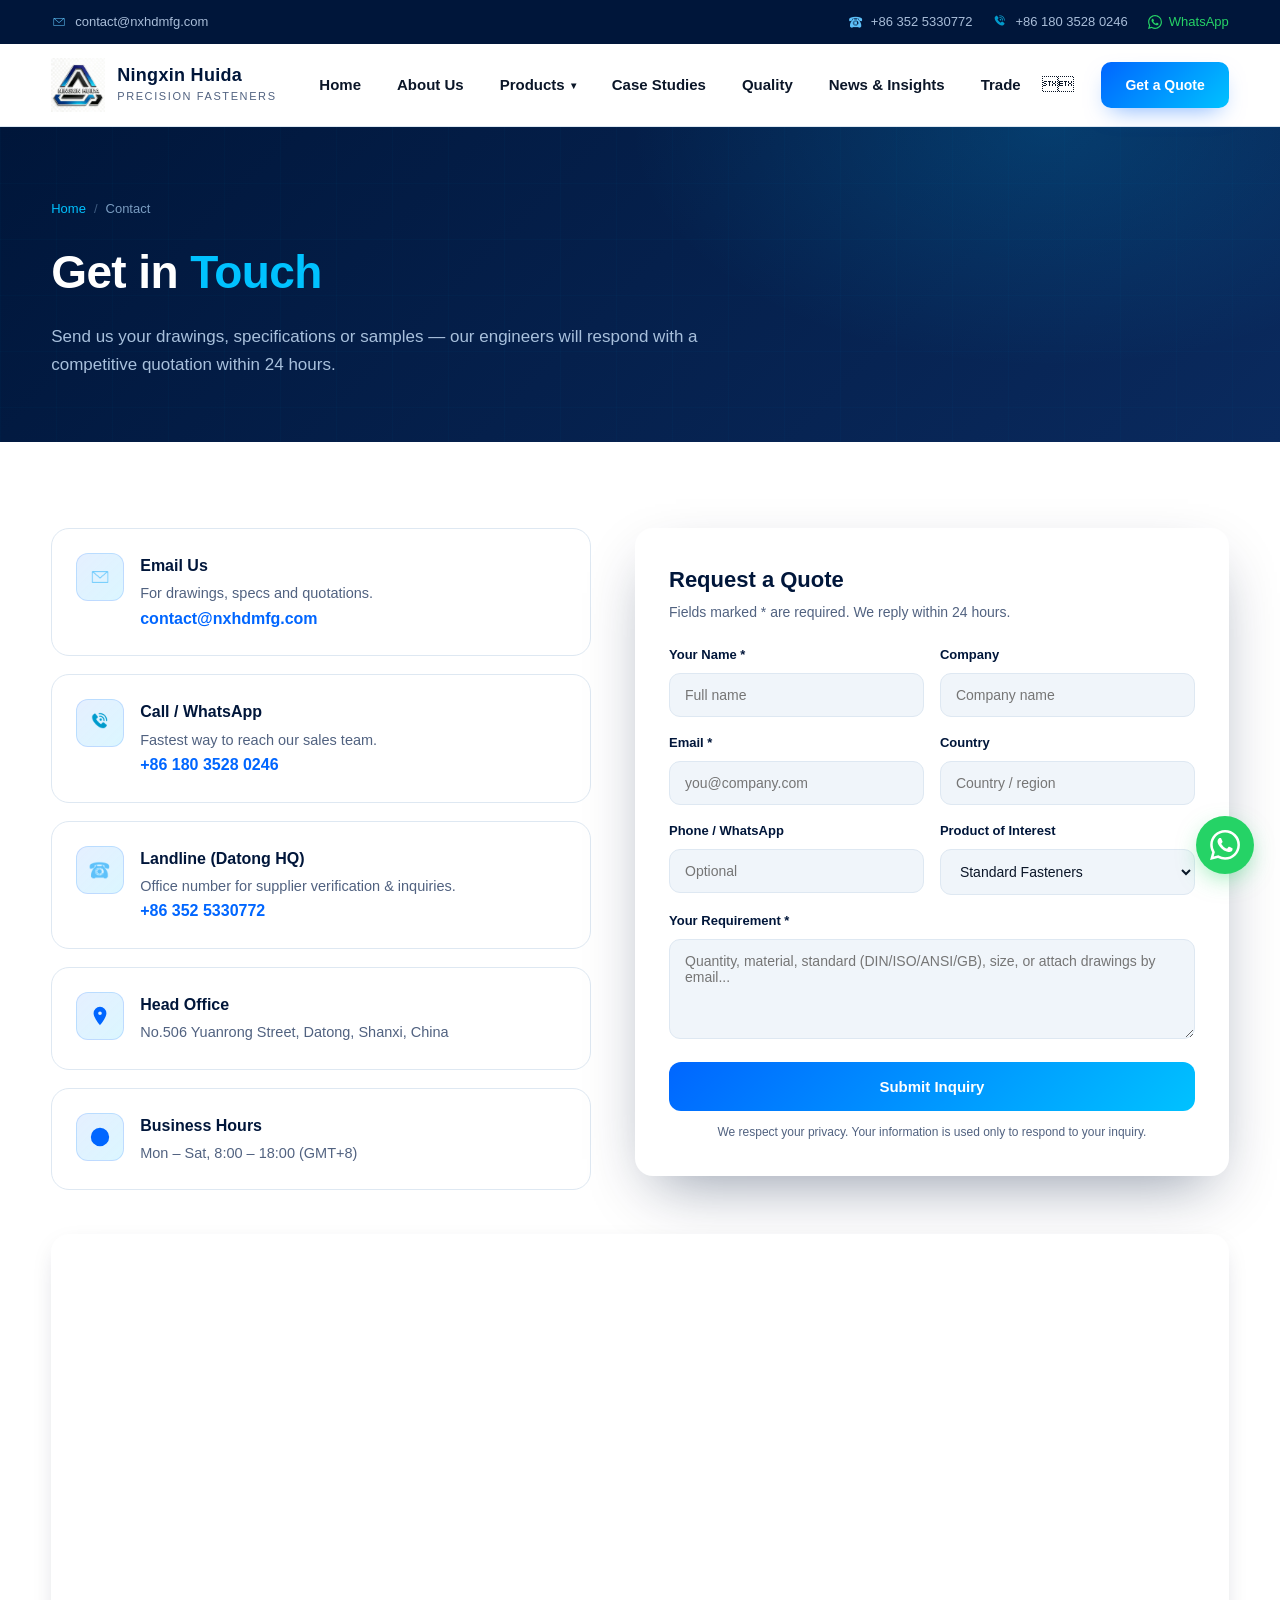
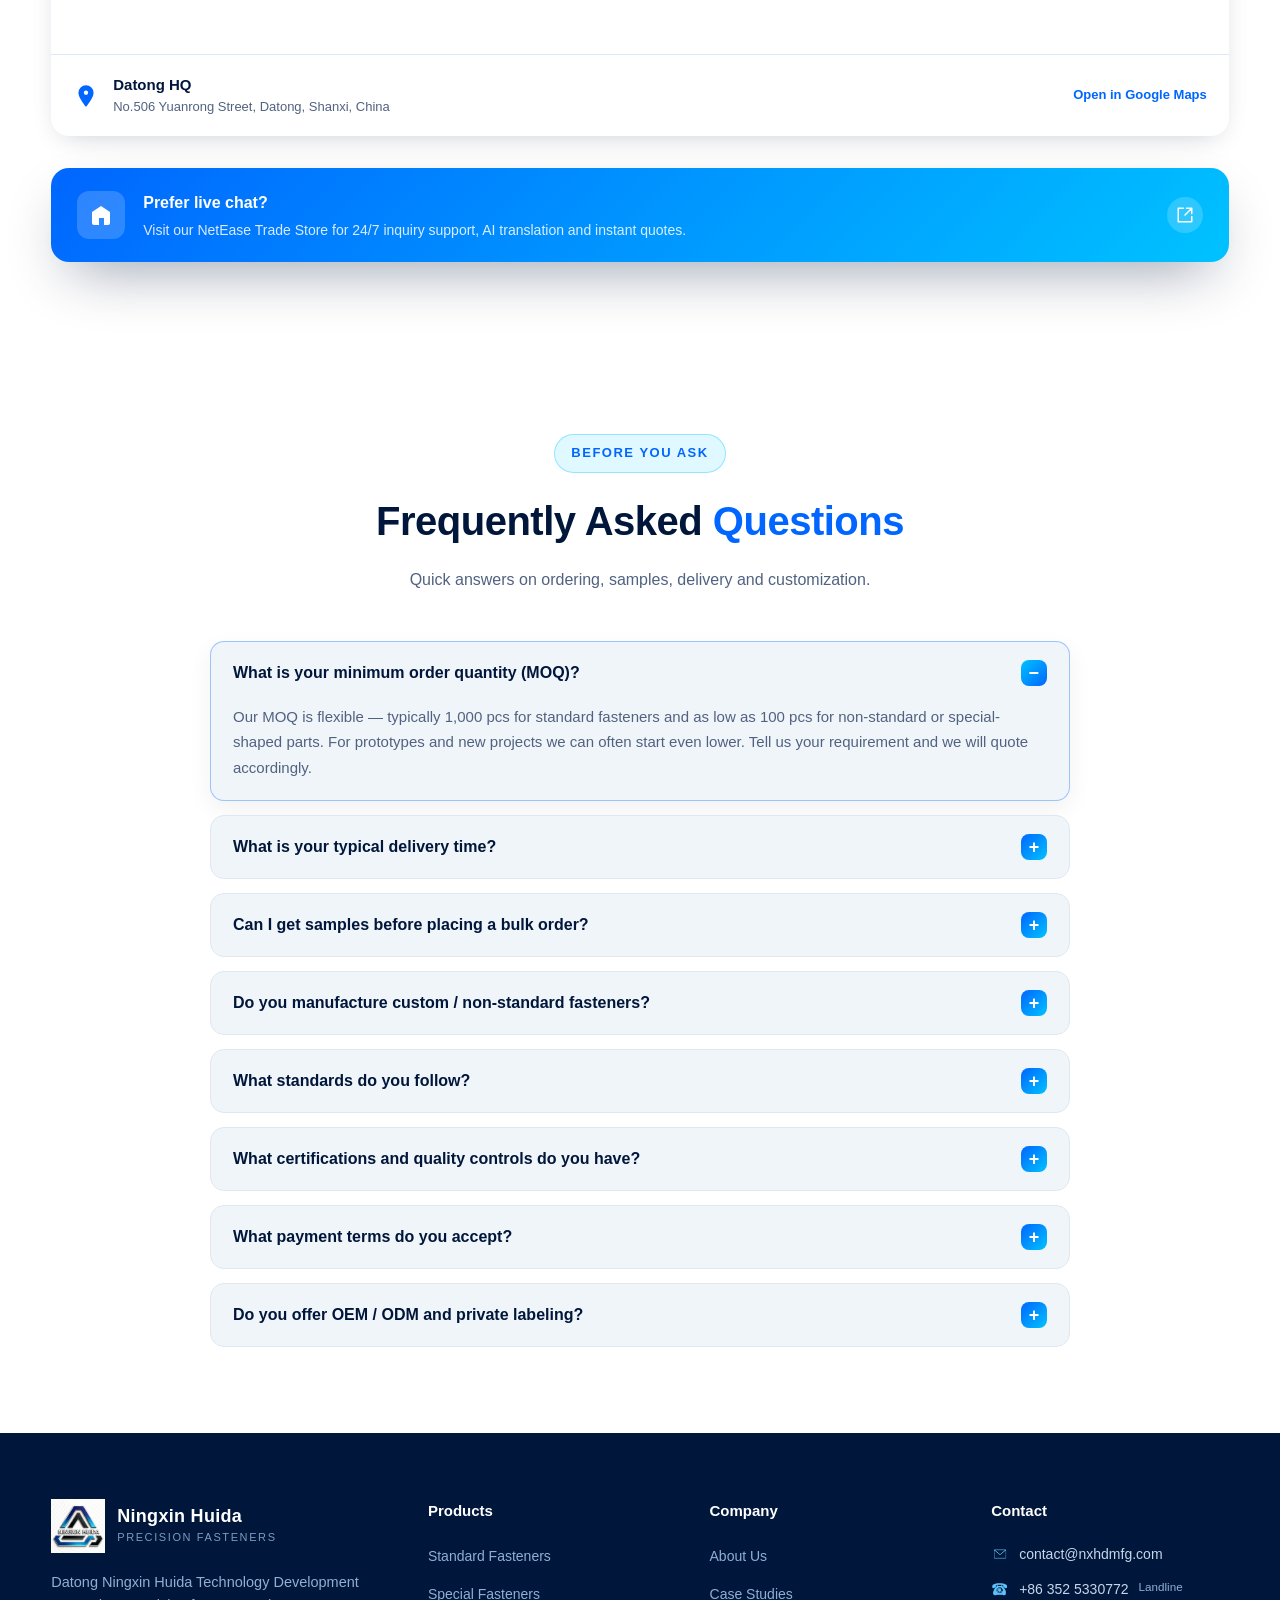
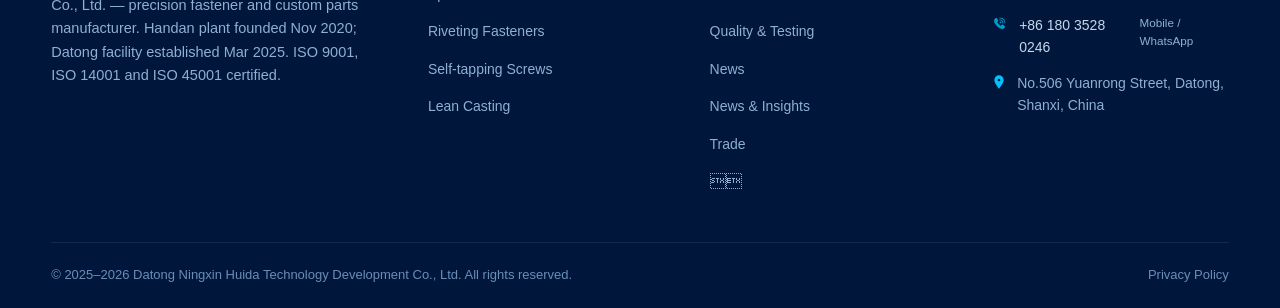
<file: nxhd-redesign/contact.html>
<!DOCTYPE html>
<html lang="en" data-page-node-id="TGnc2PGPnHiR3ESvkMHoXs">
<head data-page-node-id="eL2jxMM8b7cEdmv9p5roFL">
<meta charset="UTF-8" data-page-node-id="CsYsSDrpk1HwbqVzqzmOSl">
<meta name="viewport" content="width=device-width, initial-scale=1.0" data-page-node-id="R0yqp7Sbcf1APfCWzESaD2">
<title>Contact Us | Ningxin Huida Precision Fasteners</title>
<meta name="description" content="Contact Ningxin Huida for precision fasteners and custom parts. Email contact@nxhdmfg.com or call/WhatsApp +86 180 3528 0246. Get a quote within 24 hours." data-page-node-id="8W6Izqz6h3iDhx99BabU20">
<link rel="stylesheet" href="style.css" data-page-node-id="CktJ6bDudYJRscztM0gDEs">
<!-- SEO & social -->
<link rel="canonical" href="https://www.nxhdmfg.com/contact.html">
<meta name="robots" content="index, follow, max-image-preview:large">
<meta name="author" content="Datong Ningxin Huida Technology Development Co., Ltd.">
<meta property="og:type" content="website">
<meta property="og:site_name" content="Ningxin Huida">
<meta property="og:title" content="Contact Us | Get a Quote | Ningxin Huida">
<meta property="og:description" content="Email contact@nxhdmfg.com · Landline +86 352 5330772 · Mobile/WhatsApp +86 180 3528 0246. Datong HQ & Handan plant, China.">
<meta property="og:url" content="https://www.nxhdmfg.com/contact.html">
<meta property="og:image" content="https://www.nxhdmfg.com/assets/slide-04.jpg">
<meta property="og:locale" content="en_US">
<meta name="twitter:card" content="summary_large_image">
<meta name="twitter:title" content="Contact Us | Get a Quote | Ningxin Huida">
<meta name="twitter:description" content="Email contact@nxhdmfg.com · Landline +86 352 5330772 · Mobile/WhatsApp +86 180 3528 0246. Datong HQ & Handan plant, China.">
<meta name="twitter:image" content="https://www.nxhdmfg.com/assets/slide-04.jpg">
<meta name="theme-color" content="#00163A">

<!-- Preconnect for performance -->
<link rel="preconnect" href="https://www.googletagmanager.com" crossorigin>
<link rel="preconnect" href="https://www.google-analytics.com" crossorigin>
<link rel="dns-prefetch" href="https://www.googletagmanager.com">
<link rel="dns-prefetch" href="https://www.google-analytics.com">

<!-- Favicon -->
<link rel="icon" type="image/svg+xml" href="data:image/svg+xml;utf8,%3Csvg%20xmlns%3D%22http%3A//www.w3.org/2000/svg%22%20viewBox%3D%220%200%2064%2064%22%3E%0A%20%20%3Crect%20width%3D%2264%22%20height%3D%2264%22%20rx%3D%2212%22%20fill%3D%22%2300163A%22/%3E%0A%20%20%3Ctext%20x%3D%2232%22%20y%3D%2242%22%20font-family%3D%22Arial%2Csans-serif%22%20font-size%3D%2222%22%20font-weight%3D%22800%22%20fill%3D%22%23FFFFFF%22%20text-anchor%3D%22middle%22%20letter-spacing%3D%22-.5%22%3ENX%3C/text%3E%0A%20%20%3Crect%20x%3D%226%22%20y%3D%2254%22%20width%3D%2252%22%20height%3D%223%22%20rx%3D%221.5%22%20fill%3D%22%2300C2FF%22/%3E%0A%3C/svg%3E">
<link rel="apple-touch-icon" href="data:image/svg+xml;utf8,%3Csvg%20xmlns%3D%22http%3A//www.w3.org/2000/svg%22%20viewBox%3D%220%200%2064%2064%22%3E%0A%20%20%3Crect%20width%3D%2264%22%20height%3D%2264%22%20rx%3D%2212%22%20fill%3D%22%2300163A%22/%3E%0A%20%20%3Ctext%20x%3D%2232%22%20y%3D%2242%22%20font-family%3D%22Arial%2Csans-serif%22%20font-size%3D%2222%22%20font-weight%3D%22800%22%20fill%3D%22%23FFFFFF%22%20text-anchor%3D%22middle%22%20letter-spacing%3D%22-.5%22%3ENX%3C/text%3E%0A%20%20%3Crect%20x%3D%226%22%20y%3D%2254%22%20width%3D%2252%22%20height%3D%223%22%20rx%3D%221.5%22%20fill%3D%22%2300C2FF%22/%3E%0A%3C/svg%3E">

<!-- Organization schema -->
<script type="application/ld+json">
{
  "@context": "https://schema.org",
  "@type": "Organization",
  "name": "Ningxin Huida",
  "legalName": "Datong Ningxin Huida Technology Development Co., Ltd.",
  "alternateName": "NXHD",
  "url": "https://www.nxhdmfg.com/",
  "logo": "https://www.nxhdmfg.com/assets/logo.webp",
  "description": "Precision fastener and custom parts manufacturer — standard fasteners, non-standard parts, special-shaped parts, riveting fasteners, self-tapping screws, lean casting.",
  "foundingDate": "2020-11-02",
  "founder": {
    "@type": "Organization",
    "name": "Datong Ningxin Huida Technology Development Co., Ltd."
  },
  "address": {
    "@type": "PostalAddress",
    "streetAddress": "No.506 Yuanrong Street",
    "addressLocality": "Datong",
    "addressRegion": "Shanxi",
    "postalCode": "037000",
    "addressCountry": "CN"
  },
  "contactPoint": [
    {
      "@type": "ContactPoint",
      "telephone": "+86-352-5330772",
      "contactType": "sales",
      "areaServed": ["Worldwide", "US", "EU", "CA", "AU", "GB", "DE", "FR"],
      "availableLanguage": ["English", "Chinese"]
    },
    {
      "@type": "ContactPoint",
      "telephone": "+86-18035280246",
      "contactType": "customer service",
      "contactOption": "TollFree",
      "areaServed": "Worldwide",
      "availableLanguage": ["English", "Chinese"]
    }
  ],
  "email": "contact@nxhdmfg.com",
  "sameAs": []
}
</script>
<!-- BreadcrumbList schema -->
<script type="application/ld+json">
{
  "@context": "https://schema.org",
  "@type": "BreadcrumbList",
  "itemListElement": [
    {"@type": "ListItem", "position": 1, "name": "Home", "item": "https://www.nxhdmfg.com/"},
    {"@type": "ListItem", "position": 2, "name": "Contact Us", "item": "https://www.nxhdmfg.com/contact.html"}
  ]
}
</script>
<!-- FAQPage schema -->
<script type="application/ld+json">
{
  "@context": "https://schema.org",
  "@type": "FAQPage",
  "mainEntity": [
    {"@type":"Question","name":"What is your minimum order quantity (MOQ)?","acceptedAnswer":{"@type":"Answer","text":"Our MOQ is flexible — typically 1,000 pcs for standard fasteners and as low as 100 pcs for non-standard or special-shaped parts. For prototypes and new projects we can often start even lower."}},
    {"@type":"Question","name":"What is your typical delivery time?","acceptedAnswer":{"@type":"Answer","text":"Standard fasteners usually ship within 7–15 days. Custom and non-standard parts typically take 15–30 days depending on complexity, tooling and quantity."}},
    {"@type":"Question","name":"Can I get samples before placing a bulk order?","acceptedAnswer":{"@type":"Answer","text":"Yes. We provide samples for evaluation — free for existing stock items (you cover courier cost); custom samples are charged for tooling, which can be refunded against your first bulk order."}},
    {"@type":"Question","name":"Do you manufacture custom / non-standard fasteners?","acceptedAnswer":{"@type":"Answer","text":"Absolutely. Custom and special-shaped parts are our core strength. Send us your drawings (PDF/CAD/STEP) or a physical sample and our engineers will produce to your exact specification."}},
    {"@type":"Question","name":"What standards do you follow?","acceptedAnswer":{"@type":"Answer","text":"We manufacture to DIN, ISO, ANSI/ASME, GB and JIS standards, and can also work to your company-specific drawings and specifications."}},
    {"@type":"Question","name":"What certifications and quality controls do you have?","acceptedAnswer":{"@type":"Answer","text":"We are ISO 9001, ISO 14001 and ISO 45001 certified and hold Russian GOST R certification, an AAA credit rating and a utility-model patent. Every batch is inspected in-house with reports available on request."}},
    {"@type":"Question","name":"What payment terms do you accept?","acceptedAnswer":{"@type":"Answer","text":"We accept T/T (bank transfer), typically 30% deposit with 70% balance before shipment. For long-term partners we offer flexible terms."}},
    {"@type":"Question","name":"Do you offer OEM / ODM and private labeling?","acceptedAnswer":{"@type":"Answer","text":"Yes. We support OEM and ODM, including custom packaging, labeling and branding, from design and prototyping through to mass production."}}
  ]
}
</script>
<!-- Google tag (gtag.js) -->
<script async src="https://www.googletagmanager.com/gtag/js?id=G-4PFYHJ99C4"></script>
<script>
  window.dataLayer = window.dataLayer || [];
  function gtag(){dataLayer.push(arguments);}
  gtag('js', new Date());
  gtag('config', 'G-4PFYHJ99C4');
</script>
</head>
<body data-page-node-id="GhKBGtpwXgK5fjmsGcyc8t">

<div class="topbar" data-page-node-id="oSeVpdBBNMGLylOHvzVc6b">
  <div class="wrap" data-page-node-id="1wYjXm2g5JmT9vvpvIIKlz">
    <a class="mail" href="mailto:contact@nxhdmfg.com" data-page-node-id="FZ9L5RVLPITBbzNFh00BwJ">
      <img src="assets/icon_email.png" alt="Email" loading="lazy">
      contact@nxhdmfg.com
    </a>
    <div class="right" data-page-node-id="18txeoK2Lh7KmpqFE4wPwS">
      <a href="tel:+863525330772" title="Landline" data-page-node-id="h2VqVdzYWX88dEnFwkJDGz">
        <img src="assets/icon_Line.png" alt="Landline" loading="lazy">
        +86 352 5330772
      </a>
      <a href="tel:+8618035280246" title="Mobile / WhatsApp" data-page-node-id="YMRP0x9crBPETuBXFbGhQi">
        <img src="assets/icon_phone.png" alt="Mobile" loading="lazy">
        +86 180 3528 0246
      </a>
      <a class="wa" href="https://wa.me/8618035280246" target="_blank" rel="noopener" data-page-node-id="99e8vJYFJkfCTRw1lA3PVM">
        <svg viewBox="0 0 24 24" data-page-node-id="5aRe1vu3zRgrAmRoQNI4fL"><path d="M17.472 14.382c-.297-.149-1.758-.867-2.03-.967-.273-.099-.471-.148-.67.15-.197.297-.767.966-.94 1.164-.173.199-.347.223-.644.075-.297-.15-1.255-.463-2.39-1.475-.883-.788-1.48-1.761-1.653-2.059-.173-.297-.018-.458.13-.606.134-.133.298-.347.446-.52.149-.174.198-.298.298-.497.099-.198.05-.371-.025-.52-.075-.149-.669-1.612-.916-2.207-.242-.579-.487-.5-.669-.51-.173-.008-.371-.01-.57-.01-.198 0-.52.074-.792.372-.272.297-1.04 1.016-1.04 2.479 0 1.462 1.065 2.875 1.213 3.074.149.198 2.096 3.2 5.077 4.487.709.306 1.262.489 1.694.625.712.227 1.36.195 1.871.118.571-.085 1.758-.719 2.006-1.413.248-.694.248-1.289.173-1.413-.074-.124-.272-.198-.57-.347m-5.421 7.403h-.004a9.87 9.87 0 01-5.031-1.378l-.361-.214-3.741.982.998-3.648-.235-.374a9.86 9.86 0 01-1.51-5.26c.001-5.45 4.436-9.884 9.888-9.884 2.64 0 5.122 1.03 6.988 2.898a9.825 9.825 0 012.893 6.994c-.003 5.45-4.437 9.884-9.885 9.884m8.413-18.297A11.815 11.815 0 0012.05 0C5.495 0 .16 5.335.157 11.892c0 2.096.547 4.142 1.588 5.945L.057 24l6.305-1.654a11.882 11.882 0 005.683 1.448h.005c6.554 0 11.89-5.335 11.893-11.893a11.821 11.821 0 00-3.48-8.413z" data-page-node-id="sglctKH8XXEVyFiBidWbYA"/></svg>
        WhatsApp
      </a>
    </div>
  </div>
</div>

<header id="header" data-page-node-id="axoYgVEGlWFeVQT4SfdQeH">
  <div class="wrap nav" data-page-node-id="QSHs44lj5dBwcHwZyWOV1n">
    <a class="brand" href="index.html" data-page-node-id="MLwfsnxBAweoVajTOf5dVl">
      <img src="assets/logo.webp" alt="Ningxin Huida Precision Fasteners" data-page-node-id="88jCgb1xQIUM6ODWawHjhM">
      <div class="txt" data-page-node-id="hCRPE0vLiRY9NznMC5uC8j"><b data-page-node-id="Dp2jCMLCHFkN940ikrncwV">Ningxin Huida</b><small data-page-node-id="cXeFsFi7VCTNU1aZlNz6qY">Precision Fasteners</small></div>
    </a>
    <ul class="menu" id="menu" data-page-node-id="ozjoM2C0Y3MDM362bMzIl6">
      <li data-page-node-id="Qs6Af57rmvi8gUacTQdDlc"><a href="index.html" data-page-node-id="kkZVvCIS4gAV1c98vXB00A">Home</a></li>
      <li data-page-node-id="FDNZO6rGwYGxsMOajPk2mB"><a href="about.html" data-page-node-id="w47ok9umHwf4cvFhWiclXE">About Us</a></li>
      <li class="has-sub" data-page-node-id="7BcCTk90NfXGcfF86iS50B"><a href="products.html" data-page-node-id="VMppYQoXSanlDdGETq4Lxn">Products</a>
        <ul class="dropdown" data-page-node-id="0jqaXE1Z67AeilvAJL1vLU">
          <li data-page-node-id="crrorn0OpY5KYFWSyS78MA"><a href="products.html#standard" data-page-node-id="KqfxiO1j1mhVGOlvDsLLRu">Standard Fasteners</a></li>
          <li data-page-node-id="ouoynhINfXpgQuboKMxAoM"><a href="products.html#special" data-page-node-id="U7LCmMnroksuk5nQMFAjXA">Special Fasteners</a></li>
          <li data-page-node-id="v3DeLSFPh3K7wFgFUI5TWA"><a href="products.html#riveting" data-page-node-id="6CoTEZQlR0NRtHciIAbbws">Riveting Fasteners</a></li>
          <li data-page-node-id="untQvBTa126WaFifWtXZ2B"><a href="products.html#screws" data-page-node-id="NdE2PxEw45fpe5ng38eO3B">Self-tapping Screws</a></li>
          <li data-page-node-id="oCV0iZtg9eEzSbugZAXZaa"><a href="products.html#casting" data-page-node-id="0FbYwz0xio1STD59CkxZ4t">Lean Casting</a></li>
          <li data-page-node-id="Ci797lPi6wTQId8DqsYNBz"><a href="products.html#custom" data-page-node-id="lCI5pcpmsZsOpWjslTCu6G">Custom Parts</a></li>
        </ul>
      </li>
      <li data-page-node-id="j7nxOe4NPTG6HTkCgrb3xA"><a href="case.html" data-page-node-id="evWMVAR7Cair9dHx2IfCIm">Case Studies</a></li>
      <li data-page-node-id="TiwkyN9n6UtlHR8xDIwSUG"><a href="quality.html" data-page-node-id="RiIuGK5vwm68uZFiPAST8D">Quality</a></li>
      <li><a href="blog.html">News &amp; Insights</a></li>
      <li><a href="https://trade.nxhdmfg.com" target="_blank" rel="noopener">Trade</a></li>

    </ul>
    <a class="cta" href="#quote" data-page-node-id="M35FqVHbxsyBoHRcgORyw6">Get a Quote</a>
    <button class="burger" id="burger" aria-label="Menu" data-page-node-id="cN3oPPvT3bjzAwx44n41Nj"><svg viewBox="0 0 24 24" fill="none" stroke-width="2" data-page-node-id="PvTSrhnmrmMZZOvAWAowvR"><path d="M4 6h16M4 12h16M4 18h16" data-page-node-id="NILLKXjpwEJE2yWUS1BxJe"/></svg></button>
  </div>
</header>

<section class="page-hero" data-page-node-id="LMMggzJKGldemngpIdIzqF">
  <div class="wrap" data-page-node-id="7kNKjJCoVbMuHHlCzuQitZ">
    <div class="crumbs" data-page-node-id="ie8El1Ksf5ZfKQePFyk2Io"><a href="index.html" data-page-node-id="gjS8RCmhKZyt0EDFda18LC">Home</a><span class="sep" data-page-node-id="zm5v7vTpODHhT9cM2Mu8NI">/</span><span data-page-node-id="aGjc7IyabzBCtcHj2D7Nwp">Contact</span></div>
    <h1 data-page-node-id="tdSIRqJYsnnVx6OyF3bNoe">Get in <em data-page-node-id="eOEMJrV0KmBuuaa9NB8bxv">Touch</em></h1>
    <p data-page-node-id="OBTV34LEYmTOmedrBydwgC">Send us your drawings, specifications or samples — our engineers will respond with a competitive quotation within 24 hours.</p>
  </div>
</section>

<section class="contact-page" data-page-node-id="fDt6krl1Olq4WtQxpmLW2B">
  <div class="wrap" data-page-node-id="ObvqMUBi1kuHJy8gfBu0rM">
    <div class="contact-grid" data-page-node-id="M4jncH13dRSgdHNi2dh1Tl">
      <div class="cinfo" data-page-node-id="tUyED1Du8GWCm9xZj3cZul">
        <div class="card" data-page-node-id="YwYlVctCiCmRihs83ys6Ca">
          <div class="ic" data-page-node-id="ZEwNJz08l8e5X4j1ToApeW"><img src="assets/icon_email.png" alt="Email" loading="lazy"></div>
          <div data-page-node-id="PMX5DbuJLjYto5VOqjyyEo"><h3 data-page-node-id="jflQVWDPBOuFfa7adBFsOJ">Email Us</h3><p data-page-node-id="JNf29YmVECVfyUYhR5mFZ9">For drawings, specs and quotations.</p><a href="mailto:contact@nxhdmfg.com" data-page-node-id="TBnbmtCFN8chAWwQiz5Dvt">contact@nxhdmfg.com</a></div>
        </div>
        <div class="card" data-page-node-id="Cf6aCVj0oP6pvkDt2yhWM7">
          <div class="ic" data-page-node-id="dGAQdLCmSElBKpCWgiRSVu"><img src="assets/icon_phone.png" alt="Mobile" loading="lazy"></div>
          <div data-page-node-id="BmWXhbwj9OohclCjRq5QSE"><h3 data-page-node-id="vraRHWjFrZtp3ZavCRfFa0">Call / WhatsApp</h3><p data-page-node-id="swv8Jo9IAckr5d4juFBs6N">Fastest way to reach our sales team.</p><a href="tel:+8618035280246" data-page-node-id="0dUSwHveCfLwXrtAI7dtfs">+86 180 3528 0246</a></div>
        </div>
        <div class="card" data-page-node-id="BVeEo5lGdxwhJVutI5yi30">
          <div class="ic" data-page-node-id="fx2XeQav4Oof4mz0RW1lP1"><img src="assets/icon_Line.png" alt="Landline" loading="lazy"></div>
          <div data-page-node-id="aUHb3rLyTMiXBQcEututKP"><h3 data-page-node-id="r8hqivKi3exWRvjPtS7zAO">Landline (Datong HQ)</h3><p data-page-node-id="KobI4DKyj38Iz4CssQ7fl3">Office number for supplier verification &amp; inquiries.</p><a href="tel:+863525330772" data-page-node-id="ScJ2hBZGTcFxTIXDLNZ4BY">+86 352 5330772</a></div>
        </div>
        <div class="card" data-page-node-id="SlHLBciMOcWrRXyTrscWjJ">
          <div class="ic" data-page-node-id="Bv34tWcTe5s8r3XMR6bevJ"><svg viewBox="0 0 24 24" data-page-node-id="EU7uidnuI1UQUFf9ZnXk33"><path d="M12 2a7 7 0 017 7c0 5-7 13-7 13S5 14 5 9a7 7 0 017-7zm0 9a2 2 0 100-4 2 2 0 000 4z" data-page-node-id="ypv7zlUVLziSHji3QBt1bB"/></svg></div>
          <div data-page-node-id="UuSvry2VUoDOjpdgTOjXEF"><h3 data-page-node-id="kEeNVXTdkNKe56N9PWTvFQ">Head Office</h3><p data-page-node-id="YKAdGrzy62NzDv8HdCLV9C">No.506 Yuanrong Street, Datong, Shanxi, China</p></div>
        </div>
        <div class="card" data-page-node-id="QgCCTmXG9KRPfnauwhTMX9">
          <div class="ic" data-page-node-id="AvFEpBaSFHIEnm4mX4kEUZ"><svg viewBox="0 0 24 24" data-page-node-id="Flh33QiMyXOyrDt9sZnA3z"><path d="M12 2a10 10 0 100 20 10 10 0 000-20zm1 11V7h-2v6H8l4 5 4-5z" data-page-node-id="hRrFfuEJLmXk9m9wk305QS"/></svg></div>
          <div data-page-node-id="BmaTjNXRUEh45twfiHhKj9"><h3 data-page-node-id="OO4TJSBDGB9xpag0Ksqtar">Business Hours</h3><p data-page-node-id="S7aJF0TnF75DIJvaNetTO4">Mon – Sat, 8:00 – 18:00 (GMT+8)</p></div>
        </div>
      </div>

      <div class="form" id="quoteForm" data-page-node-id="btgB0SebstApOXESkSdpQU">
        <h3 data-page-node-id="88NFb3J73KbtnigRxcZAp5">Request a Quote</h3>
        <p class="sub" data-page-node-id="cjXbFUiTkB8sHWZgBnF5Zj">Fields marked * are required. We reply within 24 hours.</p>
        <form data-page-node-id="KmDR7wH9aI7zPRycWomueB" novalidate>
          <div class="row" data-page-node-id="F48gKkFWOaNeoXpMSgr9CA">
            <div class="field" data-page-node-id="ajaFnDgG0hlGVprhvT7Eqc"><label data-page-node-id="qW3yK8w4BJiV4Lya2e7hZW">Your Name *</label><input type="text" required placeholder="Full name" data-page-node-id="OBowZoyayWljOO4Du1Gpk8" name="name"></div>
            <div class="field" data-page-node-id="rmT2RKHG44kNjBitdyYAlE"><label data-page-node-id="uu5JaVom5EBoHQR7u8OcFt">Company</label><input type="text" placeholder="Company name" data-page-node-id="gwm9x2A8HLgEMFI91OeFTv" name="company"></div>
          </div>
          <div class="row" data-page-node-id="I75W8dmONqde2CMZsHX540">
            <div class="field" data-page-node-id="GEnoeEkkPEFUn8CIhcCN2x"><label data-page-node-id="wAXXKGDCjfcZVBhIkEgCwo">Email *</label><input type="email" required placeholder="you@company.com" data-page-node-id="141cVhQDkvWOE6cmiqgKu8" name="email"></div>
            <div class="field" data-page-node-id="PRWHdc8rB0O4dnHLX3pYhZ"><label data-page-node-id="6F9J28p4VeCqbGnzVphjJ1">Country</label><input type="text" placeholder="Country / region" data-page-node-id="NanP5EZrGYu1wiT3fBmuQ5" name="country"></div>
          </div>
          <div class="row" data-page-node-id="fLwAObt7uPpOYePysz5gSz">
            <div class="field" data-page-node-id="VhVKk21rAfiMMdrLoBpVLq"><label data-page-node-id="Vpf8ZZrxE2GFyO1Dtftxkc">Phone / WhatsApp</label><input type="text" placeholder="Optional" data-page-node-id="7b9dO2TfTTFLRY50JGe8Nx" name="phone"></div>
            <div class="field" data-page-node-id="JggSqpuPYHV0fVCPalm4dt"><label data-page-node-id="H1Aun0SquaOqdc0ALYr2vi">Product of Interest</label>
              <select data-page-node-id="TcKpbfVO6VbsMY9YA6Kg5n" name="product">
                <option data-page-node-id="nsmxmyJT8FZJGyPulPp3MD">Standard Fasteners</option>
                <option data-page-node-id="PrlQUfph51LxgPgoArnWiA">Special Fasteners</option>
                <option data-page-node-id="kFbdHPkiAicEBMK2lQFkIT">Riveting Fasteners</option>
                <option data-page-node-id="WMLMd7BY8xzbhyErIdGx4B">Self-tapping Screws</option>
                <option data-page-node-id="aCB5eFWuwCQRZ0s2GMDzun">Lean Casting</option>
                <option data-page-node-id="azwByECqJK0d38iDB3bJ5c">Custom / Special-shaped Parts</option>
                <option data-page-node-id="sgJ1xL1npEI69B2fw0X2LS">Other / Not sure yet</option>
              </select>
            </div>
          </div>
          <div class="field" data-page-node-id="XC8GBFRH0UuAhsltpGLg5z"><label data-page-node-id="jv1fQlm6trLRNEKFcUHBma">Your Requirement *</label><textarea required placeholder="Quantity, material, standard (DIN/ISO/ANSI/GB), size, or attach drawings by email..." name="message"></textarea></div>
          <button type="submit" data-page-node-id="thqokccdQCapIMcu5ZymXj">Submit Inquiry</button>
          <p class="fine" data-page-node-id="REcbiSK5bUniTibLxnxPdT">We respect your privacy. Your information is used only to respond to your inquiry.</p>
        </form>
        <div class="done" id="doneMsg" data-page-node-id="a5XMgZh9k4Lcf9Lqm32Wg3">Thank you! Your inquiry has been received — we will reply within 24 hours.</div>
      </div>
    </div>

    <div class="map" style="margin-top:44px" data-page-node-id="Mq4ymY80espSRjhFqfzPed">
      <iframe
        src="https://www.google.com/maps?q=Yuanrong+Street,+Datong,+Shanxi,+China&output=embed&z=14"
        title="Ningxin Huida — Datong, Shanxi, China"
        loading="lazy"
        referrerpolicy="no-referrer-when-downgrade"
        allowfullscreen
        style="border:0;width:100%;height:420px;display:block"></iframe>
      <div class="map-meta">
        <svg viewBox="0 0 24 24"><path d="M12 2a7 7 0 017 7c0 5-7 13-7 13S5 14 5 9a7 7 0 017-7zm0 9a2 2 0 100-4 2 2 0 000 4z"/></svg>
        <div><b>Datong HQ</b><p>No.506 Yuanrong Street, Datong, Shanxi, China</p></div>
        <a href="https://www.google.com/maps/search/?api=1&query=Yuanrong+Street+Datong+Shanxi+China" target="_blank" rel="noopener">Open in Google Maps</a>
      </div>
    </div>
    <a class="trade-banner" href="https://trade.nxhdmfg.com" target="_blank" rel="noopener">
      <div class="ic"><svg viewBox="0 0 24 24"><path d="M3 9l9-6 9 6v11a2 2 0 01-2 2h-4v-7H10v7H5a2 2 0 01-2-2V9zm9 4l-4-3h8l-4 3z"/></svg></div>
      <div class="txt"><b>Prefer live chat?</b><span>Visit our NetEase Trade Store for 24/7 inquiry support, AI translation and instant quotes.</span></div>
      <div class="arrow"><svg viewBox="0 0 24 24"><path d="M14 3h7v7M21 3l-9 9M21 14v7H3V3h7" fill="none" stroke="currentColor" stroke-width="2" stroke-linecap="round" stroke-linejoin="round"/></svg></div>
    </a>
  </div>
</section>

<!-- FAQ -->
<section class="faq" id="faq" data-page-node-id="faq-section">
  <div class="wrap">
    <div class="sec-head">
      <span class="kicker">Before You Ask</span>
      <h2>Frequently Asked <em>Questions</em></h2>
      <p>Quick answers on ordering, samples, delivery and customization.</p>
    </div>
    <div class="faq-grid">
      <details class="faq-item" open>
        <summary>What is your minimum order quantity (MOQ)?</summary>
        <p>Our MOQ is flexible — typically 1,000 pcs for standard fasteners and as low as 100 pcs for non-standard or special-shaped parts. For prototypes and new projects we can often start even lower. Tell us your requirement and we will quote accordingly.</p>
      </details>
      <details class="faq-item">
        <summary>What is your typical delivery time?</summary>
        <p>Standard fasteners usually ship within 7–15 days. Custom and non-standard parts typically take 15–30 days depending on complexity, tooling and quantity. We will confirm a clear lead time with your quotation.</p>
      </details>
      <details class="faq-item">
        <summary>Can I get samples before placing a bulk order?</summary>
        <p>Yes. We provide samples for evaluation — free for existing stock items (you cover courier cost); custom samples are charged for tooling, which can be refunded against your first bulk order.</p>
      </details>
      <details class="faq-item">
        <summary>Do you manufacture custom / non-standard fasteners?</summary>
        <p>Absolutely. Custom and special-shaped parts are our core strength. Send us your drawings (PDF/CAD/STEP) or a physical sample, and our engineers will advise on material, tolerance and cost, then produce to your exact specification.</p>
      </details>
      <details class="faq-item">
        <summary>What standards do you follow?</summary>
        <p>We manufacture to DIN, ISO, ANSI/ASME, GB and JIS standards, and can also work to your company-specific drawings and specifications. Please state the standard and grade in your inquiry.</p>
      </details>
      <details class="faq-item">
        <summary>What certifications and quality controls do you have?</summary>
        <p>We are ISO 9001, ISO 14001 and ISO 45001 certified and hold Russian GOST R certification, an AAA credit rating and a utility-model patent. Every batch is inspected in-house — hardness, dimensional, tensile and salt-spray testing — with reports available on request.</p>
      </details>
      <details class="faq-item">
        <summary>What payment terms do you accept?</summary>
        <p>We accept T/T (bank transfer), typically 30% deposit with 70% balance before shipment. For long-term partners we offer flexible terms. Other methods can be discussed case by case.</p>
      </details>
      <details class="faq-item">
        <summary>Do you offer OEM / ODM and private labeling?</summary>
        <p>Yes. We support OEM and ODM, including custom packaging, labeling and branding. Our engineers work with you from design and prototyping through to mass production.</p>
      </details>
    </div>
  </div>
</section>

<footer data-page-node-id="JB8HlgLZfKlpjlZvppQ9uS">
  <div class="wrap" data-page-node-id="CgpQsVzmUsnI7Ia9f9BE31">
    <div class="foot" data-page-node-id="t1mQ5KOXPgi8rbORkoVSt8">
      <div data-page-node-id="xg1OaHJpSiCvhBMAQS6dVT">
        <a class="brand" href="index.html" data-page-node-id="PVgJw7TpwnMaO2FGdyUXAW">
          <img src="assets/logo.webp" alt="Ningxin Huida Precision Fasteners" data-page-node-id="esfpHucBaZuGW2SPcetIhT">
          <div class="txt" data-page-node-id="R0ezkdY9GEXT0KsgPj7kCt"><b data-page-node-id="1eJzMHyXeeLZEN4ANAvSym">Ningxin Huida</b><small data-page-node-id="lXu9UptVz4NgvKnBoTFuOp">Precision Fasteners</small></div>
        </a>
        <p data-page-node-id="PiRCO8Sf5NBS9CI57xiYWs">Datong Ningxin Huida Technology Development Co., Ltd. — precision fastener and custom parts manufacturer. Handan plant founded Nov 2020; Datong facility established Mar 2025. ISO 9001, ISO 14001 and ISO 45001 certified.</p>
      </div>
      <div data-page-node-id="gJukOmsIaSl13hVUyAqGu3">
        <h4 data-page-node-id="nCCGyUcKeVnSMTH1CE4NX8">Products</h4>
        <ul data-page-node-id="KiCCbw7eszUBkGWEUgETc6">
          <li data-page-node-id="lBUrrrsMhg9GtQLJP080nr"><a href="products.html#standard" data-page-node-id="6F9nk4aFajyk7uenLUlQqB">Standard Fasteners</a></li>
          <li data-page-node-id="uyvVEe5iLQpP2Y1wS541MO"><a href="products.html#special" data-page-node-id="pXDqRhybch0k2Nw0WA1hWu">Special Fasteners</a></li>
          <li data-page-node-id="kOqpgnozNFiF9R4gB9erdI"><a href="products.html#riveting" data-page-node-id="LZEyxbYfnWUKBfwaKHj6lc">Riveting Fasteners</a></li>
          <li data-page-node-id="lcTvY1GnOTLDJPCkVw0DNL"><a href="products.html#screws" data-page-node-id="HmjYOA0yZxOHveJ1cBiY3p">Self-tapping Screws</a></li>
          <li data-page-node-id="0POsl79kIxrM2L2LW1uiD6"><a href="products.html#casting" data-page-node-id="LZUCChNswtDrf7KImRz0IM">Lean Casting</a></li>
        </ul>
      </div>
      <div data-page-node-id="A7a6XA4YPBFqH6Us49Epwl">
        <h4 data-page-node-id="Ie4SptIZSkYH3E01ZbpY71">Company</h4>
        <ul data-page-node-id="M2ThNrV5B9z5fCLV9hWYYI">
          <li data-page-node-id="P0hfFr2cSxEhmwzx6JCrlG"><a href="about.html" data-page-node-id="b4RE2B4MZaBCDGNo0maCIE">About Us</a></li>
          <li data-page-node-id="DwrjtoajSZFUHmV8rS31f1"><a href="case.html" data-page-node-id="0rwDGA6BuBnkJb1WfyeEOV">Case Studies</a></li>
          <li data-page-node-id="xA0q0uDGGxRR0v4NFcZAq4"><a href="quality.html" data-page-node-id="74RyCuEV8dEvH6XTQok4LS">Quality & Testing</a></li>
          <li data-page-node-id="IjMCz60h3cq4tD115rtVEU"><a href="index.html#news" data-page-node-id="I9SRljHFxZgRMiTzxnEsiM">News</a></li>
          <li><a href="blog.html">News &amp; Insights</a></li>
          <li><a href="https://trade.nxhdmfg.com" target="_blank" rel="noopener">Trade</a></li>

        </ul>
      </div>
      <div data-page-node-id="MqxAGkKZ2SIFm78caRVuRQ">
        <h4 data-page-node-id="dNKa0yvXbKn7uBpbBUGENG">Contact</h4>
        <ul class="contact" data-page-node-id="jwwG3EPXnkYqgnFfuhb6ZW">
          <li data-page-node-id="k6UMYTlXAdB5udO2aIK5jp"><img src="assets/icon_email.png" alt="Email" loading="lazy"> <a href="mailto:contact@nxhdmfg.com" data-page-node-id="IEWV4ciyavEvrkzC0fTwfu">contact@nxhdmfg.com</a></li>
          <li data-page-node-id="EAudJD4bqEJvGgdaFpXhzI"><img src="assets/icon_Line.png" alt="Landline" loading="lazy"> <a href="tel:+863525330772" data-page-node-id="bCXbJLc9Z1VdhqzbcPmKl3">+86 352 5330772</a> <small data-page-node-id="T53Xld4r97I0XADHrYoY3R">Landline</small></li>
          <li data-page-node-id="FnBgTHAxrpm2rhNF9ieHyU"><img src="assets/icon_phone.png" alt="Mobile" loading="lazy"> <a href="tel:+8618035280246" data-page-node-id="OQnAsncm0UYlGCDIrRTQs4">+86 180 3528 0246</a> <small data-page-node-id="UoUcBdJulGRwX9iGgvmjKV">Mobile / WhatsApp</small></li>
          <li data-page-node-id="dtHDKbhVqBncfPFVX12gJO"><svg viewBox="0 0 24 24" data-page-node-id="2PeoDr95mxBQU0ii8FzeZQ"><path d="M12 2a7 7 0 017 7c0 5-7 13-7 13S5 14 5 9a7 7 0 017-7zm0 9a2 2 0 100-4 2 2 0 000 4z" data-page-node-id="0m0vKD6JjgKHQ0CHzLlPIQ"/></svg> No.506 Yuanrong Street, Datong, Shanxi, China</li>
        </ul>
      </div>
    </div>
    <div class="bottom" data-page-node-id="lkLiN2PPCyP3NrBCVSJr7g">
      <span data-page-node-id="2FPjWWhPZbG51BMr8G05R0">© 2025–2026 Datong Ningxin Huida Technology Development Co., Ltd. All rights reserved.</span>
      <a href="#" data-page-node-id="f8kNXiapXjqkwEg2hEMXhl">Privacy Policy</a>
    </div>
  </div>
</footer>

<a class="wa-float" href="https://wa.me/8618035280246" target="_blank" rel="noopener" aria-label="Chat on WhatsApp" data-page-node-id="GEBXHZuEZbjdZwpNCFyrB7">
  <svg viewBox="0 0 24 24" data-page-node-id="heONiGQeAcw4lCHilZVl75"><path d="M17.472 14.382c-.297-.149-1.758-.867-2.03-.967-.273-.099-.471-.148-.67.15-.197.297-.767.966-.94 1.164-.173.199-.347.223-.644.075-.297-.15-1.255-.463-2.39-1.475-.883-.788-1.48-1.761-1.653-2.059-.173-.297-.018-.458.13-.606.134-.133.298-.347.446-.52.149-.174.198-.298.298-.497.099-.198.05-.371-.025-.52-.075-.149-.669-1.612-.916-2.207-.242-.579-.487-.5-.669-.51-.173-.008-.371-.01-.57-.01-.198 0-.52.074-.792.372-.272.297-1.04 1.016-1.04 2.479 0 1.462 1.065 2.875 1.213 3.074.149.198 2.096 3.2 5.077 4.487.709.306 1.262.489 1.694.625.712.227 1.36.195 1.871.118.571-.085 1.758-.719 2.006-1.413.248-.694.248-1.289.173-1.413-.074-.124-.272-.198-.57-.347m-5.421 7.403h-.004a9.87 9.87 0 01-5.031-1.378l-.361-.214-3.741.982.998-3.648-.235-.374a9.86 9.86 0 01-1.51-5.26c.001-5.45 4.436-9.884 9.888-9.884 2.64 0 5.122 1.03 6.988 2.898a9.825 9.825 0 012.893 6.994c-.003 5.45-4.437 9.884-9.885 9.884m8.413-18.297A11.815 11.815 0 0012.05 0C5.495 0 .16 5.335.157 11.892c0 2.096.547 4.142 1.588 5.945L.057 24l6.305-1.654a11.882 11.882 0 005.683 1.448h.005c6.554 0 11.89-5.335 11.893-11.893a11.821 11.821 0 00-3.48-8.413z" data-page-node-id="4cVW9OKowYVCWYDVn2glh5"/></svg>
</a>

<script>
  const header = document.getElementById('header');
  window.addEventListener('scroll', () => header.classList.toggle('scrolled', window.scrollY > 8));
  const burger = document.getElementById('burger');
  const menu = document.getElementById('menu');
  burger.addEventListener('click', () => menu.classList.toggle('open'));

  function handleSubmit(e) {
    e.preventDefault();
    document.querySelector('#quoteForm form').style.display = 'none';
    document.getElementById('doneMsg').style.display = 'block';
    return false;
  }
</script>
  <script src="assets/js/form.js" defer></script>
</body>
</html>
</file>
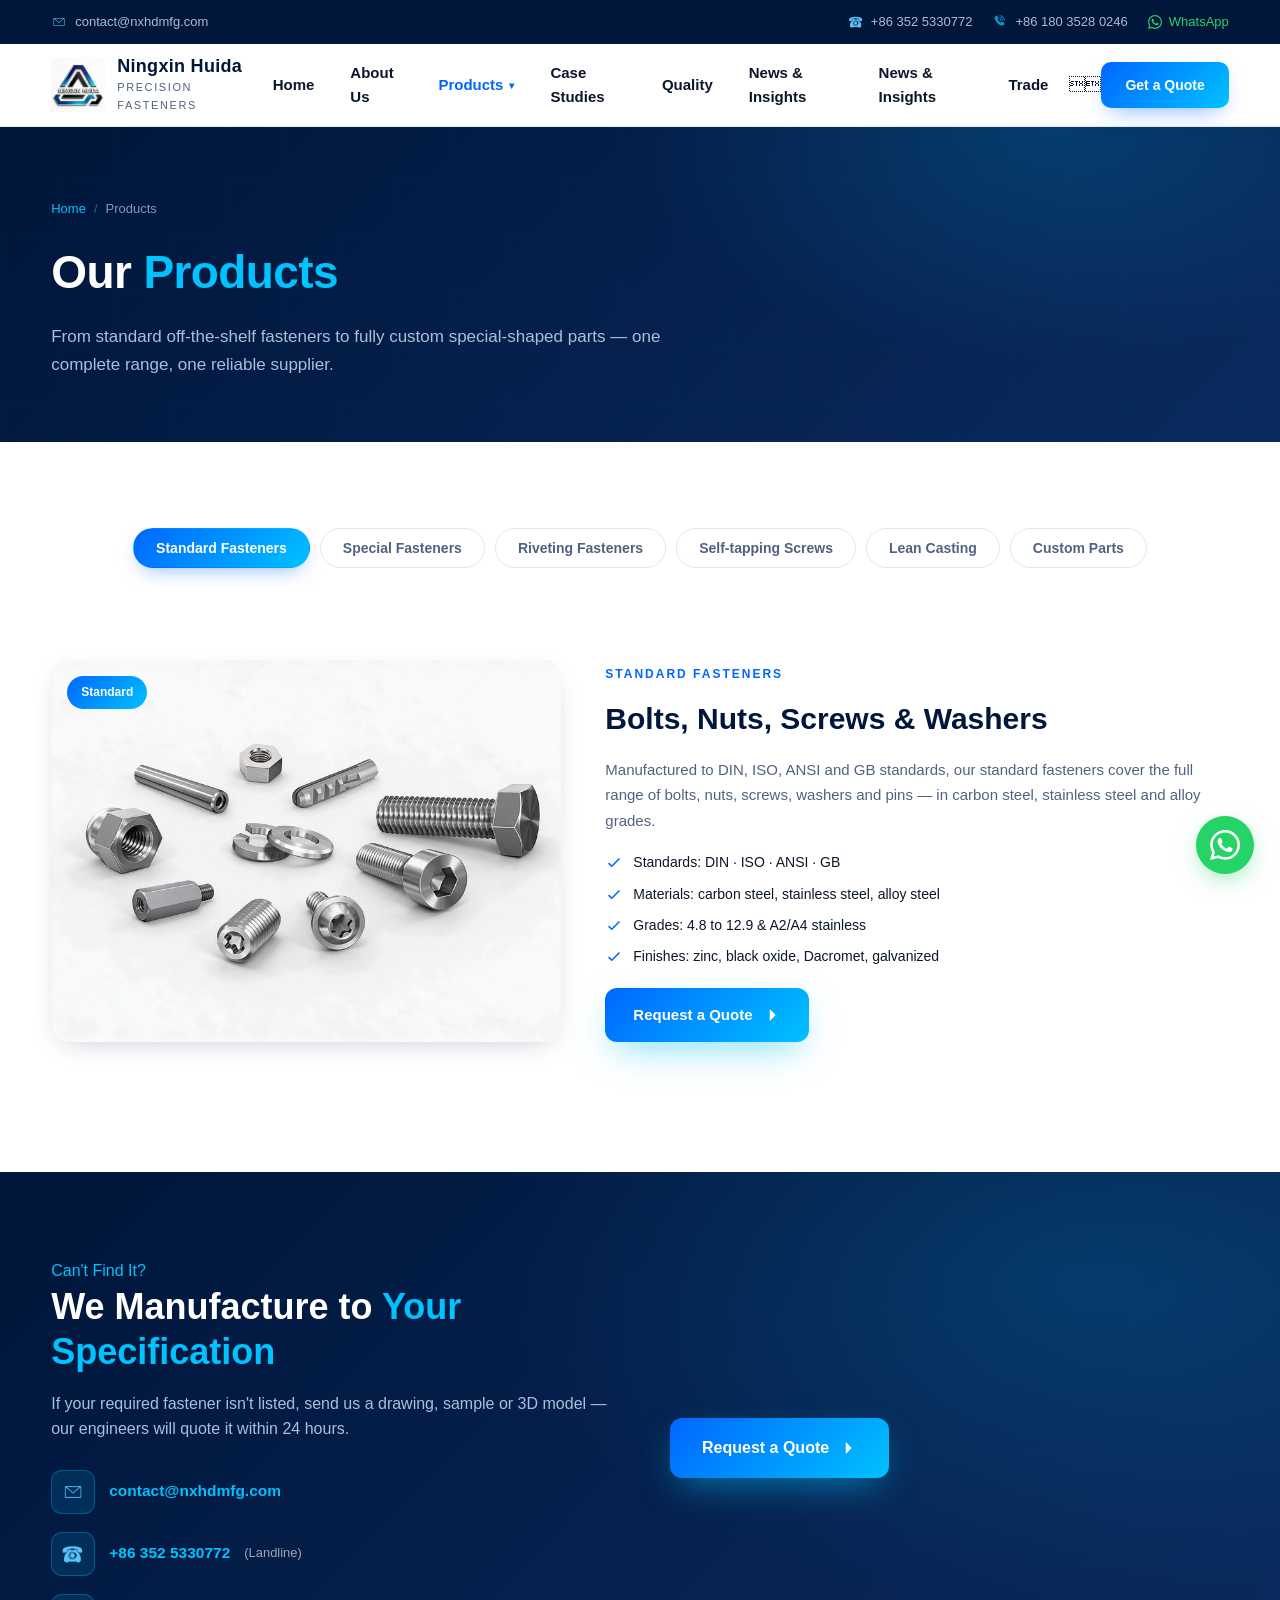
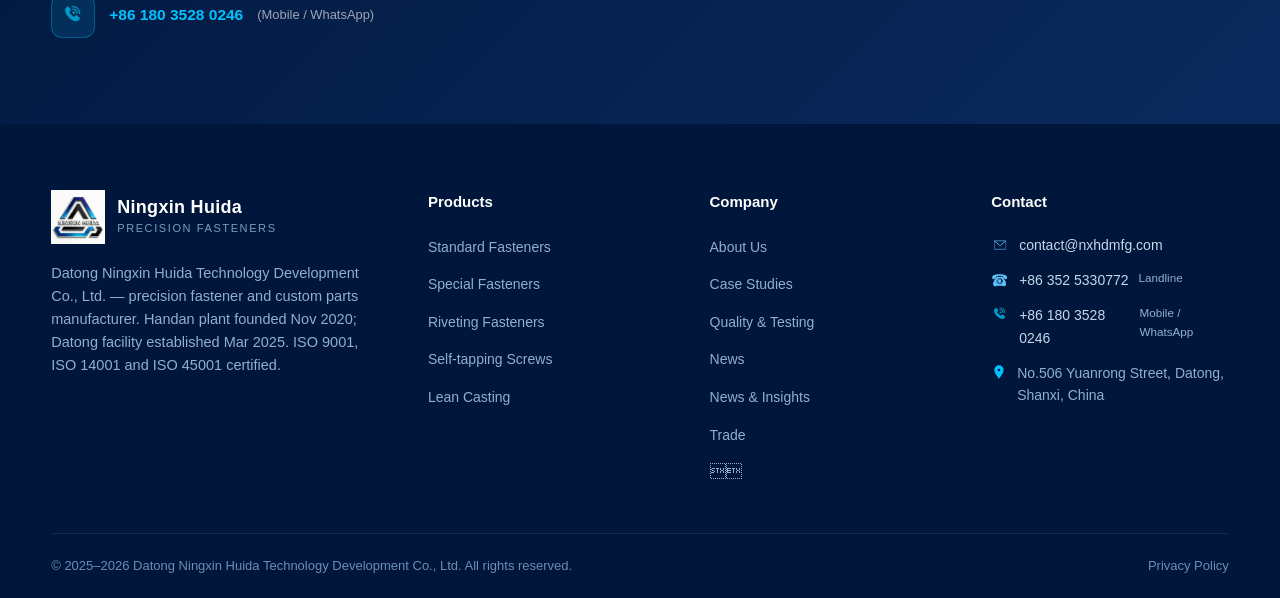
<file: nxhd-redesign/products.html>
<!DOCTYPE html>
<html lang="en">
<head>
<meta charset="UTF-8">
<meta name="viewport" content="width=device-width, initial-scale=1.0">
<title>Products | Ningxin Huida Precision Fasteners</title>
<meta name="description" content="Explore Ningxin Huida's fastener range: standard fasteners, special fasteners, riveting fasteners, self-tapping screws, lean casting and custom parts. DIN, ISO, ANSI and GB standards.">
<link rel="stylesheet" href="style.css">
<!-- SEO & social -->
<link rel="canonical" href="https://www.nxhdmfg.com/products.html">
<meta name="robots" content="index, follow, max-image-preview:large">
<meta name="author" content="Datong Ningxin Huida Technology Development Co., Ltd.">
<meta property="og:type" content="website">
<meta property="og:site_name" content="Ningxin Huida">
<meta property="og:title" content="Products | Standard & Custom Fasteners | Ningxin Huida">
<meta property="og:description" content="Standard fasteners, special fasteners, riveting fasteners, self-tapping screws, lean casting and custom parts. Manufactured to DIN, ISO, ANSI and GB standards.">
<meta property="og:url" content="https://www.nxhdmfg.com/products.html">
<meta property="og:image" content="https://www.nxhdmfg.com/assets/slide-02.jpg">
<meta property="og:locale" content="en_US">
<meta name="twitter:card" content="summary_large_image">
<meta name="twitter:title" content="Products | Standard & Custom Fasteners | Ningxin Huida">
<meta name="twitter:description" content="Standard fasteners, special fasteners, riveting fasteners, self-tapping screws, lean casting and custom parts. Manufactured to DIN, ISO, ANSI and GB standards.">
<meta name="twitter:image" content="https://www.nxhdmfg.com/assets/slide-02.jpg">
<meta name="theme-color" content="#00163A">

<!-- Preconnect for performance -->
<link rel="preconnect" href="https://www.googletagmanager.com" crossorigin>
<link rel="preconnect" href="https://www.google-analytics.com" crossorigin>
<link rel="dns-prefetch" href="https://www.googletagmanager.com">
<link rel="dns-prefetch" href="https://www.google-analytics.com">

<!-- Favicon -->
<link rel="icon" type="image/svg+xml" href="data:image/svg+xml;utf8,%3Csvg%20xmlns%3D%22http%3A//www.w3.org/2000/svg%22%20viewBox%3D%220%200%2064%2064%22%3E%0A%20%20%3Crect%20width%3D%2264%22%20height%3D%2264%22%20rx%3D%2212%22%20fill%3D%22%2300163A%22/%3E%0A%20%20%3Ctext%20x%3D%2232%22%20y%3D%2242%22%20font-family%3D%22Arial%2Csans-serif%22%20font-size%3D%2222%22%20font-weight%3D%22800%22%20fill%3D%22%23FFFFFF%22%20text-anchor%3D%22middle%22%20letter-spacing%3D%22-.5%22%3ENX%3C/text%3E%0A%20%20%3Crect%20x%3D%226%22%20y%3D%2254%22%20width%3D%2252%22%20height%3D%223%22%20rx%3D%221.5%22%20fill%3D%22%2300C2FF%22/%3E%0A%3C/svg%3E">
<link rel="apple-touch-icon" href="data:image/svg+xml;utf8,%3Csvg%20xmlns%3D%22http%3A//www.w3.org/2000/svg%22%20viewBox%3D%220%200%2064%2064%22%3E%0A%20%20%3Crect%20width%3D%2264%22%20height%3D%2264%22%20rx%3D%2212%22%20fill%3D%22%2300163A%22/%3E%0A%20%20%3Ctext%20x%3D%2232%22%20y%3D%2242%22%20font-family%3D%22Arial%2Csans-serif%22%20font-size%3D%2222%22%20font-weight%3D%22800%22%20fill%3D%22%23FFFFFF%22%20text-anchor%3D%22middle%22%20letter-spacing%3D%22-.5%22%3ENX%3C/text%3E%0A%20%20%3Crect%20x%3D%226%22%20y%3D%2254%22%20width%3D%2252%22%20height%3D%223%22%20rx%3D%221.5%22%20fill%3D%22%2300C2FF%22/%3E%0A%3C/svg%3E">

<!-- Organization schema -->
<script type="application/ld+json">
{
  "@context": "https://schema.org",
  "@type": "Organization",
  "name": "Ningxin Huida",
  "legalName": "Datong Ningxin Huida Technology Development Co., Ltd.",
  "alternateName": "NXHD",
  "url": "https://www.nxhdmfg.com/",
  "logo": "https://www.nxhdmfg.com/assets/logo.webp",
  "description": "Precision fastener and custom parts manufacturer — standard fasteners, non-standard parts, special-shaped parts, riveting fasteners, self-tapping screws, lean casting.",
  "foundingDate": "2020-11-02",
  "founder": {
    "@type": "Organization",
    "name": "Datong Ningxin Huida Technology Development Co., Ltd."
  },
  "address": {
    "@type": "PostalAddress",
    "streetAddress": "No.506 Yuanrong Street",
    "addressLocality": "Datong",
    "addressRegion": "Shanxi",
    "postalCode": "037000",
    "addressCountry": "CN"
  },
  "contactPoint": [
    {
      "@type": "ContactPoint",
      "telephone": "+86-352-5330772",
      "contactType": "sales",
      "areaServed": ["Worldwide", "US", "EU", "CA", "AU", "GB", "DE", "FR"],
      "availableLanguage": ["English", "Chinese"]
    },
    {
      "@type": "ContactPoint",
      "telephone": "+86-18035280246",
      "contactType": "customer service",
      "contactOption": "TollFree",
      "areaServed": "Worldwide",
      "availableLanguage": ["English", "Chinese"]
    }
  ],
  "email": "contact@nxhdmfg.com",
  "sameAs": []
}
</script>

<!-- ItemList of products (products page only) -->
<script type="application/ld+json">
{
  "@context": "https://schema.org",
  "@type": "ItemList",
  "name": "Ningxin Huida Product Range",
  "itemListElement": [
    {"@type": "ListItem", "position": 1, "name": "Standard Fasteners", "url": "https://www.nxhdmfg.com/products.html#standard"},
    {"@type": "ListItem", "position": 2, "name": "Non-Standard Parts", "url": "https://www.nxhdmfg.com/products.html#non-standard"},
    {"@type": "ListItem", "position": 3, "name": "Special-Shaped Parts", "url": "https://www.nxhdmfg.com/products.html#special-shaped"},
    {"@type": "ListItem", "position": 4, "name": "Riveting Fasteners", "url": "https://www.nxhdmfg.com/products.html#riveting"},
    {"@type": "ListItem", "position": 5, "name": "Self-Tapping Screws", "url": "https://www.nxhdmfg.com/products.html#self-tapping"},
    {"@type": "ListItem", "position": 6, "name": "Lean Casting", "url": "https://www.nxhdmfg.com/products.html#lean-casting"}
  ]
}
</script>
<!-- BreadcrumbList schema -->
<script type="application/ld+json">
{
  "@context": "https://schema.org",
  "@type": "BreadcrumbList",
  "itemListElement": [
    {"@type": "ListItem", "position": 1, "name": "Home", "item": "https://www.nxhdmfg.com/"},
    {"@type": "ListItem", "position": 2, "name": "Products", "item": "https://www.nxhdmfg.com/products.html"}
  ]
}
</script>
<!-- Google tag (gtag.js) -->
<script async src="https://www.googletagmanager.com/gtag/js?id=G-4PFYHJ99C4"></script>
<script>
  window.dataLayer = window.dataLayer || [];
  function gtag(){dataLayer.push(arguments);}
  gtag('js', new Date());
  gtag('config', 'G-4PFYHJ99C4');
</script>
</head>
<body>

<div class="topbar">
  <div class="wrap">
    <a class="mail" href="mailto:contact@nxhdmfg.com">
      <img src="assets/icon_email.png" alt="Email" loading="lazy">
      contact@nxhdmfg.com
    </a>
    <div class="right">
      <a href="tel:+863525330772" title="Landline">
        <img src="assets/icon_Line.png" alt="Landline" loading="lazy">
        +86 352 5330772
      </a>
      <a href="tel:+8618035280246" title="Mobile / WhatsApp">
        <img src="assets/icon_phone.png" alt="Mobile" loading="lazy">
        +86 180 3528 0246
      </a>
      <a class="wa" href="https://wa.me/8618035280246" target="_blank" rel="noopener">
        <svg viewBox="0 0 24 24"><path d="M17.472 14.382c-.297-.149-1.758-.867-2.03-.967-.273-.099-.471-.148-.67.15-.197.297-.767.966-.94 1.164-.173.199-.347.223-.644.075-.297-.15-1.255-.463-2.39-1.475-.883-.788-1.48-1.761-1.653-2.059-.173-.297-.018-.458.13-.606.134-.133.298-.347.446-.52.149-.174.198-.298.298-.497.099-.198.05-.371-.025-.52-.075-.149-.669-1.612-.916-2.207-.242-.579-.487-.5-.669-.51-.173-.008-.371-.01-.57-.01-.198 0-.52.074-.792.372-.272.297-1.04 1.016-1.04 2.479 0 1.462 1.065 2.875 1.213 3.074.149.198 2.096 3.2 5.077 4.487.709.306 1.262.489 1.694.625.712.227 1.36.195 1.871.118.571-.085 1.758-.719 2.006-1.413.248-.694.248-1.289.173-1.413-.074-.124-.272-.198-.57-.347m-5.421 7.403h-.004a9.87 9.87 0 01-5.031-1.378l-.361-.214-3.741.982.998-3.648-.235-.374a9.86 9.86 0 01-1.51-5.26c.001-5.45 4.436-9.884 9.888-9.884 2.64 0 5.122 1.03 6.988 2.898a9.825 9.825 0 012.893 6.994c-.003 5.45-4.437 9.884-9.885 9.884m8.413-18.297A11.815 11.815 0 0012.05 0C5.495 0 .16 5.335.157 11.892c0 2.096.547 4.142 1.588 5.945L.057 24l6.305-1.654a11.882 11.882 0 005.683 1.448h.005c6.554 0 11.89-5.335 11.893-11.893a11.821 11.821 0 00-3.48-8.413z"/></svg>
        WhatsApp
      </a>
    </div>
  </div>
</div>

<header id="header">
  <div class="wrap nav">
    <a class="brand" href="index.html">
      <img src="assets/logo.webp" alt="Ningxin Huida Precision Fasteners">
      <div class="txt"><b>Ningxin Huida</b><small>Precision Fasteners</small></div>
    </a>
    <ul class="menu" id="menu">
      <li><a href="index.html">Home</a></li>
      <li><a href="about.html">About Us</a></li>
      <li class="has-sub"><a href="products.html" style="color:var(--blue)">Products</a>
        <ul class="dropdown">
          <li><a href="#standard">Standard Fasteners</a></li>
          <li><a href="#special">Special Fasteners</a></li>
          <li><a href="#riveting">Riveting Fasteners</a></li>
          <li><a href="#screws">Self-tapping Screws</a></li>
          <li><a href="#casting">Lean Casting</a></li>
          <li><a href="#custom">Custom Parts</a></li>
        </ul>
      </li>
      <li><a href="case.html">Case Studies</a></li>
      <li><a href="quality.html">Quality</a></li>
          <li><a href="blog.html">News &amp; Insights</a></li>
      <li><a href="blog.html">News &amp; Insights</a></li>
      <li><a href="https://trade.nxhdmfg.com" target="_blank" rel="noopener">Trade</a></li>

    </ul>
    <a class="cta" href="contact.html#quote">Get a Quote</a>
    <button class="burger" id="burger" aria-label="Menu"><svg viewBox="0 0 24 24" fill="none" stroke-width="2"><path d="M4 6h16M4 12h16M4 18h16"/></svg></button>
  </div>
</header>

<section class="page-hero">
  <div class="wrap">
    <div class="crumbs"><a href="index.html">Home</a><span class="sep">/</span><span>Products</span></div>
    <h1>Our <em>Products</em></h1>
    <p>From standard off-the-shelf fasteners to fully custom special-shaped parts — one complete range, one reliable supplier.</p>
  </div>
</section>

<section class="products-page">
  <div class="wrap">
    <div class="prod-nav" id="prodNav">
      <button class="active" data-target="standard">Standard Fasteners</button>
      <button data-target="special">Special Fasteners</button>
      <button data-target="riveting">Riveting Fasteners</button>
      <button data-target="screws">Self-tapping Screws</button>
      <button data-target="casting">Lean Casting</button>
      <button data-target="custom">Custom Parts</button>
    </div>

    <div class="prod-sec active" id="standard">
      <div class="prod-item">
        <div class="pic"><span class="pill">Standard</span><img src="assets/prod-standard.jpg" alt="Standard Fasteners" loading="lazy" decoding="async"></div>
        <div class="info">
          <span class="tag">Standard Fasteners</span>
          <h3>Bolts, Nuts, Screws & Washers</h3>
          <p>Manufactured to DIN, ISO, ANSI and GB standards, our standard fasteners cover the full range of bolts, nuts, screws, washers and pins — in carbon steel, stainless steel and alloy grades.</p>
          <ul class="spec-list">
            <li><svg viewBox="0 0 24 24"><path d="M9 16.2l-3.5-3.5L4 14.2 9 19l11-11-1.5-1.5z"/></svg> Standards: DIN · ISO · ANSI · GB</li>
            <li><svg viewBox="0 0 24 24"><path d="M9 16.2l-3.5-3.5L4 14.2 9 19l11-11-1.5-1.5z"/></svg> Materials: carbon steel, stainless steel, alloy steel</li>
            <li><svg viewBox="0 0 24 24"><path d="M9 16.2l-3.5-3.5L4 14.2 9 19l11-11-1.5-1.5z"/></svg> Grades: 4.8 to 12.9 & A2/A4 stainless</li>
            <li><svg viewBox="0 0 24 24"><path d="M9 16.2l-3.5-3.5L4 14.2 9 19l11-11-1.5-1.5z"/></svg> Finishes: zinc, black oxide, Dacromet, galvanized</li>
          </ul>
          <a class="btn primary" href="contact.html#quote">Request a Quote <svg viewBox="0 0 24 24"><path d="M9 4l8 8-8 8"/></svg></a>
        </div>
      </div>
    </div>

    <div class="prod-sec" id="special">
      <div class="prod-item">
        <div class="pic"><span class="pill">Special</span><img src="assets/prod-special.jpg" alt="Special Fasteners" loading="lazy" decoding="async"></div>
        <div class="info">
          <span class="tag">Special Fasteners</span>
          <h3>Non-Standard & High-Strength Fasteners</h3>
          <p>Engineered to your drawings and specifications, our special fasteners meet exact dimensional and strength requirements for demanding applications — with full material traceability.</p>
          <ul class="spec-list">
            <li><svg viewBox="0 0 24 24"><path d="M9 16.2l-3.5-3.5L4 14.2 9 19l11-11-1.5-1.5z"/></svg> Custom geometries & thread forms</li>
            <li><svg viewBox="0 0 24 24"><path d="M9 16.2l-3.5-3.5L4 14.2 9 19l11-11-1.5-1.5z"/></svg> High-strength grades up to 12.9</li>
            <li><svg viewBox="0 0 24 24"><path d="M9 16.2l-3.5-3.5L4 14.2 9 19l11-11-1.5-1.5z"/></svg> Full material traceability</li>
            <li><svg viewBox="0 0 24 24"><path d="M9 16.2l-3.5-3.5L4 14.2 9 19l11-11-1.5-1.5z"/></svg> Made to drawing, sample or 3D model</li>
          </ul>
          <a class="btn primary" href="contact.html#quote">Request a Quote <svg viewBox="0 0 24 24"><path d="M9 4l8 8-8 8"/></svg></a>
        </div>
      </div>
    </div>

    <div class="prod-sec" id="riveting">
      <div class="prod-item">
        <div class="pic"><span class="pill">Riveting</span><img src="assets/prod-riveting.jpg" alt="Riveting Fasteners" loading="lazy" decoding="async"></div>
        <div class="info">
          <span class="tag">Riveting Fasteners</span>
          <h3>Rivets & Riveting Assemblies</h3>
          <p>Rivets, blind rivets and riveting assemblies for permanent, vibration-resistant joints. Our hollow-rivet fastener design is protected by a utility-model patent.</p>
          <ul class="spec-list">
            <li><svg viewBox="0 0 24 24"><path d="M9 16.2l-3.5-3.5L4 14.2 9 19l11-11-1.5-1.5z"/></svg> Solid, blind & structural rivets</li>
            <li><svg viewBox="0 0 24 24"><path d="M9 16.2l-3.5-3.5L4 14.2 9 19l11-11-1.5-1.5z"/></svg> Hollow-rivet utility model patent</li>
            <li><svg viewBox="0 0 24 24"><path d="M9 16.2l-3.5-3.5L4 14.2 9 19l11-11-1.5-1.5z"/></svg> Vibration & fatigue resistant</li>
            <li><svg viewBox="0 0 24 24"><path d="M9 16.2l-3.5-3.5L4 14.2 9 19l11-11-1.5-1.5z"/></svg> Aluminum, steel & stainless options</li>
          </ul>
          <a class="btn primary" href="contact.html#quote">Request a Quote <svg viewBox="0 0 24 24"><path d="M9 4l8 8-8 8"/></svg></a>
        </div>
      </div>
    </div>

    <div class="prod-sec" id="screws">
      <div class="prod-item">
        <div class="pic"><span class="pill">Self-tapping</span><img src="assets/prod-self-tapping.jpg" alt="Self-tapping Screws" loading="lazy" decoding="async"></div>
        <div class="info">
          <span class="tag">Self-tapping Screws</span>
          <h3>Self-Drilling & Self-Tapping Screws</h3>
          <p>Self-drilling and self-tapping screws for metal, wood and plastic substrates, available in a wide range of head types, drives and protective coatings.</p>
          <ul class="spec-list">
            <li><svg viewBox="0 0 24 24"><path d="M9 16.2l-3.5-3.5L4 14.2 9 19l11-11-1.5-1.5z"/></svg> Self-drilling & self-tapping types</li>
            <li><svg viewBox="0 0 24 24"><path d="M9 16.2l-3.5-3.5L4 14.2 9 19l11-11-1.5-1.5z"/></svg> Pan, flat, hex & flange heads</li>
            <li><svg viewBox="0 0 24 24"><path d="M9 16.2l-3.5-3.5L4 14.2 9 19l11-11-1.5-1.5z"/></svg> Phillips, Pozi & hex drives</li>
            <li><svg viewBox="0 0 24 24"><path d="M9 16.2l-3.5-3.5L4 14.2 9 19l11-11-1.5-1.5z"/></svg> Zinc, colored & stainless coatings</li>
          </ul>
          <a class="btn primary" href="contact.html#quote">Request a Quote <svg viewBox="0 0 24 24"><path d="M9 4l8 8-8 8"/></svg></a>
        </div>
      </div>
    </div>

    <div class="prod-sec" id="casting">
      <div class="prod-item">
        <div class="pic"><span class="pill">Casting</span><img src="assets/prod-casting.jpg" alt="Lean Casting" loading="lazy" decoding="async"></div>
        <div class="info">
          <span class="tag">Lean Casting</span>
          <h3>Investment & Precision Casting</h3>
          <p>Investment and precision casting of metal components with tight tolerances and smooth surface finishes — ideal for complex, high-performance parts.</p>
          <ul class="spec-list">
            <li><svg viewBox="0 0 24 24"><path d="M9 16.2l-3.5-3.5L4 14.2 9 19l11-11-1.5-1.5z"/></svg> Investment & precision casting</li>
            <li><svg viewBox="0 0 24 24"><path d="M9 16.2l-3.5-3.5L4 14.2 9 19l11-11-1.5-1.5z"/></svg> Tight tolerances</li>
            <li><svg viewBox="0 0 24 24"><path d="M9 16.2l-3.5-3.5L4 14.2 9 19l11-11-1.5-1.5z"/></svg> Smooth surface finishes</li>
            <li><svg viewBox="0 0 24 24"><path d="M9 16.2l-3.5-3.5L4 14.2 9 19l11-11-1.5-1.5z"/></svg> Ferrous & non-ferrous alloys</li>
          </ul>
          <a class="btn primary" href="contact.html#quote">Request a Quote <svg viewBox="0 0 24 24"><path d="M9 4l8 8-8 8"/></svg></a>
        </div>
      </div>
    </div>

    <div class="prod-sec" id="custom">
      <div class="prod-item">
        <div class="pic"><span class="pill">Bespoke</span><img src="assets/prod-custom.jpg" alt="Custom Parts" loading="lazy" decoding="async"></div>
        <div class="info">
          <span class="tag">Custom Parts</span>
          <h3>Custom & Special-Shaped Parts</h3>
          <p>Bespoke machining and forming of special-shaped and non-standard parts — produced from your drawings, samples or 3D models to exact specification.</p>
          <ul class="spec-list">
            <li><svg viewBox="0 0 24 24"><path d="M9 16.2l-3.5-3.5L4 14.2 9 19l11-11-1.5-1.5z"/></svg> Special-shaped & non-standard parts</li>
            <li><svg viewBox="0 0 24 24"><path d="M9 16.2l-3.5-3.5L4 14.2 9 19l11-11-1.5-1.5z"/></svg> CNC machining & forming</li>
            <li><svg viewBox="0 0 24 24"><path d="M9 16.2l-3.5-3.5L4 14.2 9 19l11-11-1.5-1.5z"/></svg> Prototype to volume production</li>
            <li><svg viewBox="0 0 24 24"><path d="M9 16.2l-3.5-3.5L4 14.2 9 19l11-11-1.5-1.5z"/></svg> OEM & ODM supported</li>
          </ul>
          <a class="btn primary" href="contact.html#quote">Request a Quote <svg viewBox="0 0 24 24"><path d="M9 4l8 8-8 8"/></svg></a>
        </div>
      </div>
    </div>
  </div>
</section>

<section class="quote" id="quote">
  <div class="wrap">
    <div>
      <span class="tag" style="color:var(--cyan)">Can't Find It?</span>
      <h2>We Manufacture to <em>Your Specification</em></h2>
      <p>If your required fastener isn't listed, send us a drawing, sample or 3D model — our engineers will quote it within 24 hours.</p>
      <div class="qinfo">
        <div><span class="ic"><img src="assets/icon_email.png" alt="Email" loading="lazy"></span><a href="mailto:contact@nxhdmfg.com">contact@nxhdmfg.com</a></div>
        <div><span class="ic"><img src="assets/icon_Line.png" alt="Landline" loading="lazy"></span><a href="tel:+863525330772">+86 352 5330772</a> <small style="opacity:.6">(Landline)</small></div>
        <div><span class="ic"><img src="assets/icon_phone.png" alt="Mobile" loading="lazy"></span><a href="tel:+8618035280246">+86 180 3528 0246</a> <small style="opacity:.6">(Mobile / WhatsApp)</small></div>
      </div>
    </div>
    <a class="btn primary" href="contact.html#quote" style="justify-self:start;font-size:16px;padding:17px 32px">Request a Quote <svg viewBox="0 0 24 24"><path d="M9 4l8 8-8 8"/></svg></a>
  </div>
</section>

<footer>
  <div class="wrap">
    <div class="foot">
      <div>
        <a class="brand" href="index.html">
          <img src="assets/logo.webp" alt="Ningxin Huida Precision Fasteners">
          <div class="txt"><b>Ningxin Huida</b><small>Precision Fasteners</small></div>
        </a>
        <p>Datong Ningxin Huida Technology Development Co., Ltd. — precision fastener and custom parts manufacturer. Handan plant founded Nov 2020; Datong facility established Mar 2025. ISO 9001, ISO 14001 and ISO 45001 certified.</p>
      </div>
      <div>
        <h4>Products</h4>
        <ul>
          <li><a href="#standard">Standard Fasteners</a></li>
          <li><a href="#special">Special Fasteners</a></li>
          <li><a href="#riveting">Riveting Fasteners</a></li>
          <li><a href="#screws">Self-tapping Screws</a></li>
          <li><a href="#casting">Lean Casting</a></li>
        </ul>
      </div>
      <div>
        <h4>Company</h4>
        <ul>
          <li><a href="about.html">About Us</a></li>
          <li><a href="case.html">Case Studies</a></li>
          <li><a href="quality.html">Quality & Testing</a></li>
          <li><a href="index.html#news">News</a></li>
          <li><a href="blog.html">News &amp; Insights</a></li>
          <li><a href="https://trade.nxhdmfg.com" target="_blank" rel="noopener">Trade</a></li>

        </ul>
      </div>
      <div>
        <h4>Contact</h4>
        <ul class="contact">
          <li><img src="assets/icon_email.png" alt="Email" loading="lazy"> <a href="mailto:contact@nxhdmfg.com">contact@nxhdmfg.com</a></li>
          <li><img src="assets/icon_Line.png" alt="Landline" loading="lazy"> <a href="tel:+863525330772">+86 352 5330772</a> <small>Landline</small></li>
          <li><img src="assets/icon_phone.png" alt="Mobile" loading="lazy"> <a href="tel:+8618035280246">+86 180 3528 0246</a> <small>Mobile / WhatsApp</small></li>
          <li><svg viewBox="0 0 24 24"><path d="M12 2a7 7 0 017 7c0 5-7 13-7 13S5 14 5 9a7 7 0 017-7zm0 9a2 2 0 100-4 2 2 0 000 4z"/></svg> No.506 Yuanrong Street, Datong, Shanxi, China</li>
        </ul>
      </div>
    </div>
    <div class="bottom">
      <span>© 2025–2026 Datong Ningxin Huida Technology Development Co., Ltd. All rights reserved.</span>
      <a href="#">Privacy Policy</a>
    </div>
  </div>
</footer>

<a class="wa-float" href="https://wa.me/8618035280246" target="_blank" rel="noopener" aria-label="Chat on WhatsApp">
  <svg viewBox="0 0 24 24"><path d="M17.472 14.382c-.297-.149-1.758-.867-2.03-.967-.273-.099-.471-.148-.67.15-.197.297-.767.966-.94 1.164-.173.199-.347.223-.644.075-.297-.15-1.255-.463-2.39-1.475-.883-.788-1.48-1.761-1.653-2.059-.173-.297-.018-.458.13-.606.134-.133.298-.347.446-.52.149-.174.198-.298.298-.497.099-.198.05-.371-.025-.52-.075-.149-.669-1.612-.916-2.207-.242-.579-.487-.5-.669-.51-.173-.008-.371-.01-.57-.01-.198 0-.52.074-.792.372-.272.297-1.04 1.016-1.04 2.479 0 1.462 1.065 2.875 1.213 3.074.149.198 2.096 3.2 5.077 4.487.709.306 1.262.489 1.694.625.712.227 1.36.195 1.871.118.571-.085 1.758-.719 2.006-1.413.248-.694.248-1.289.173-1.413-.074-.124-.272-.198-.57-.347m-5.421 7.403h-.004a9.87 9.87 0 01-5.031-1.378l-.361-.214-3.741.982.998-3.648-.235-.374a9.86 9.86 0 01-1.51-5.26c.001-5.45 4.436-9.884 9.888-9.884 2.64 0 5.122 1.03 6.988 2.898a9.825 9.825 0 012.893 6.994c-.003 5.45-4.437 9.884-9.885 9.884m8.413-18.297A11.815 11.815 0 0012.05 0C5.495 0 .16 5.335.157 11.892c0 2.096.547 4.142 1.588 5.945L.057 24l6.305-1.654a11.882 11.882 0 005.683 1.448h.005c6.554 0 11.89-5.335 11.893-11.893a11.821 11.821 0 00-3.48-8.413z"/></svg>
</a>

<script>
  const header = document.getElementById('header');
  window.addEventListener('scroll', () => header.classList.toggle('scrolled', window.scrollY > 8));
  const burger = document.getElementById('burger');
  const menu = document.getElementById('menu');
  burger.addEventListener('click', () => menu.classList.toggle('open'));

  // product tabs
  const navBtns = document.querySelectorAll('.prod-nav button');
  const sections = document.querySelectorAll('.prod-sec');
  function activate(target) {
    navBtns.forEach(b => b.classList.toggle('active', b.dataset.target === target));
    sections.forEach(s => s.classList.toggle('active', s.id === target));
  }
  navBtns.forEach(btn => btn.addEventListener('click', () => activate(btn.dataset.target)));

  // deep link support (#standard etc.)
  const hash = (location.hash || '').replace('#', '');
  if (hash && document.getElementById(hash)) activate(hash);
</script>
  <script src="assets/js/form.js" defer></script>
</body>
</html>
</file>
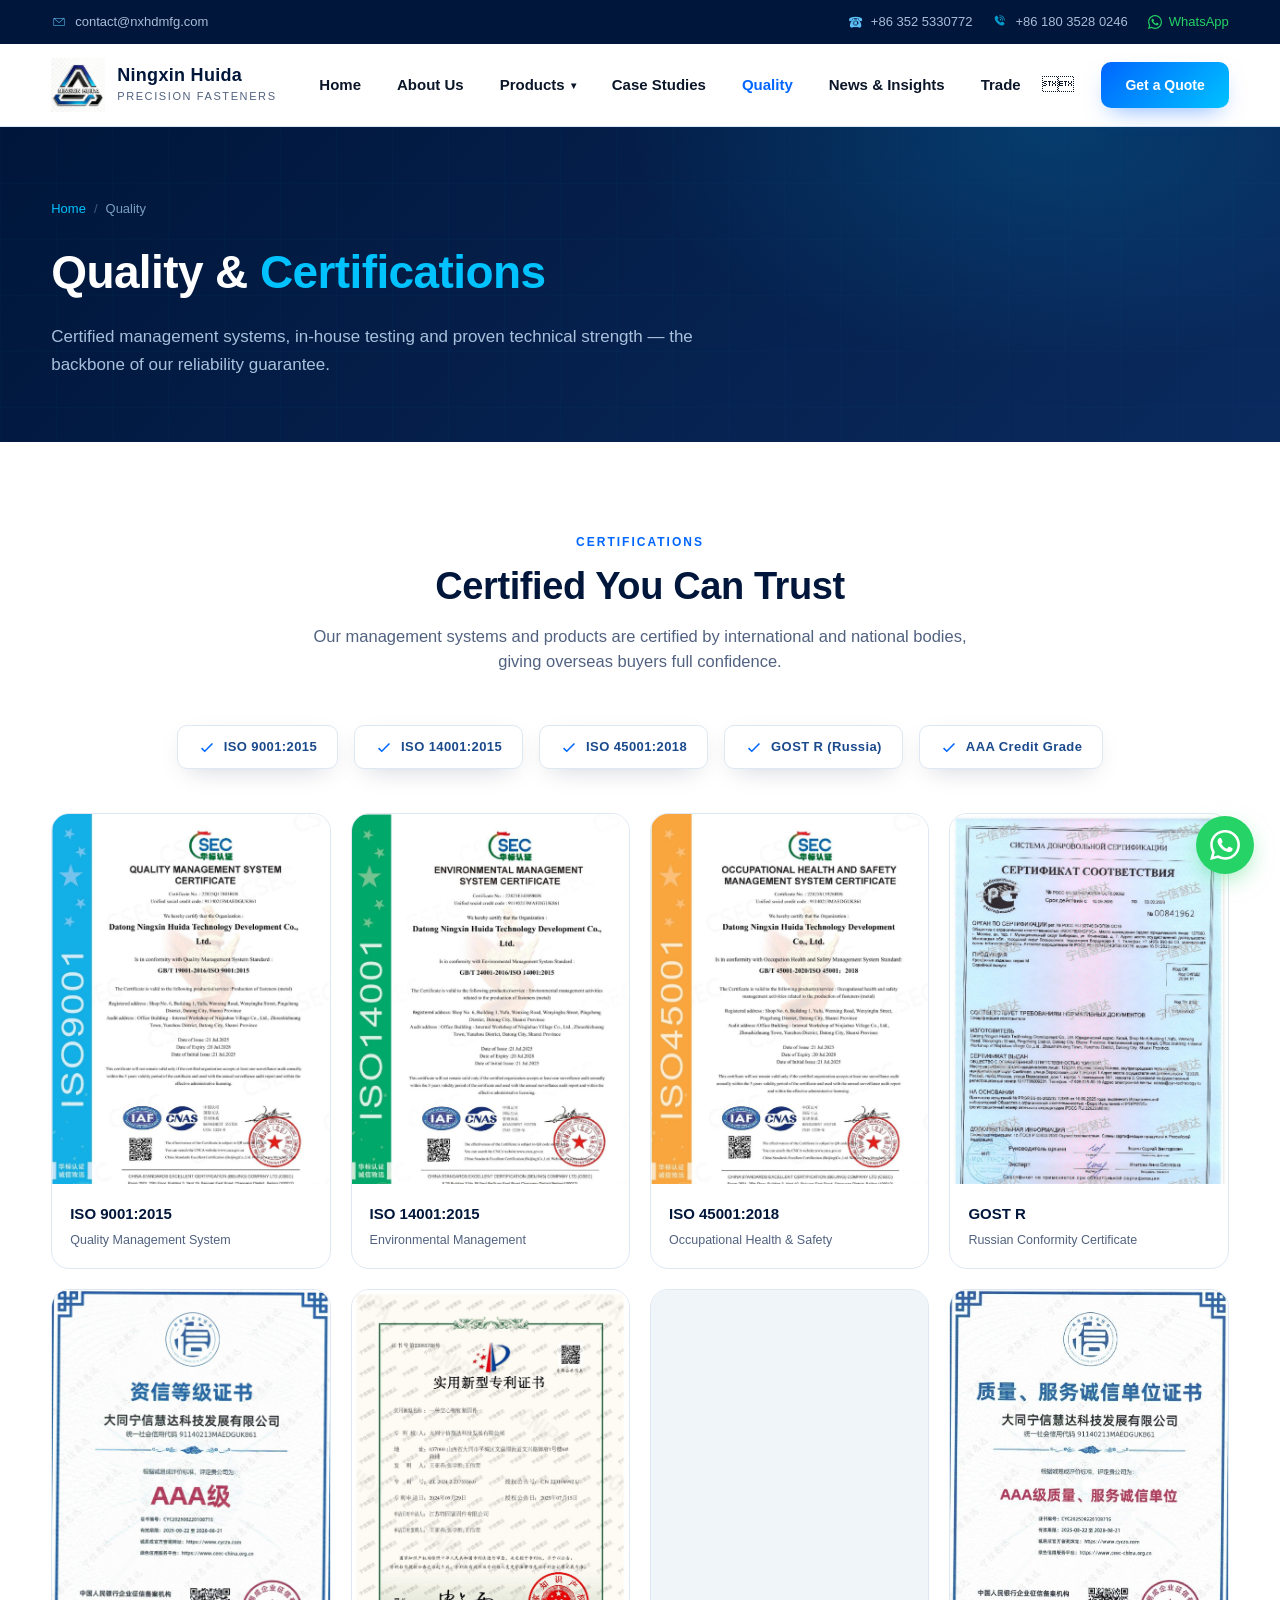
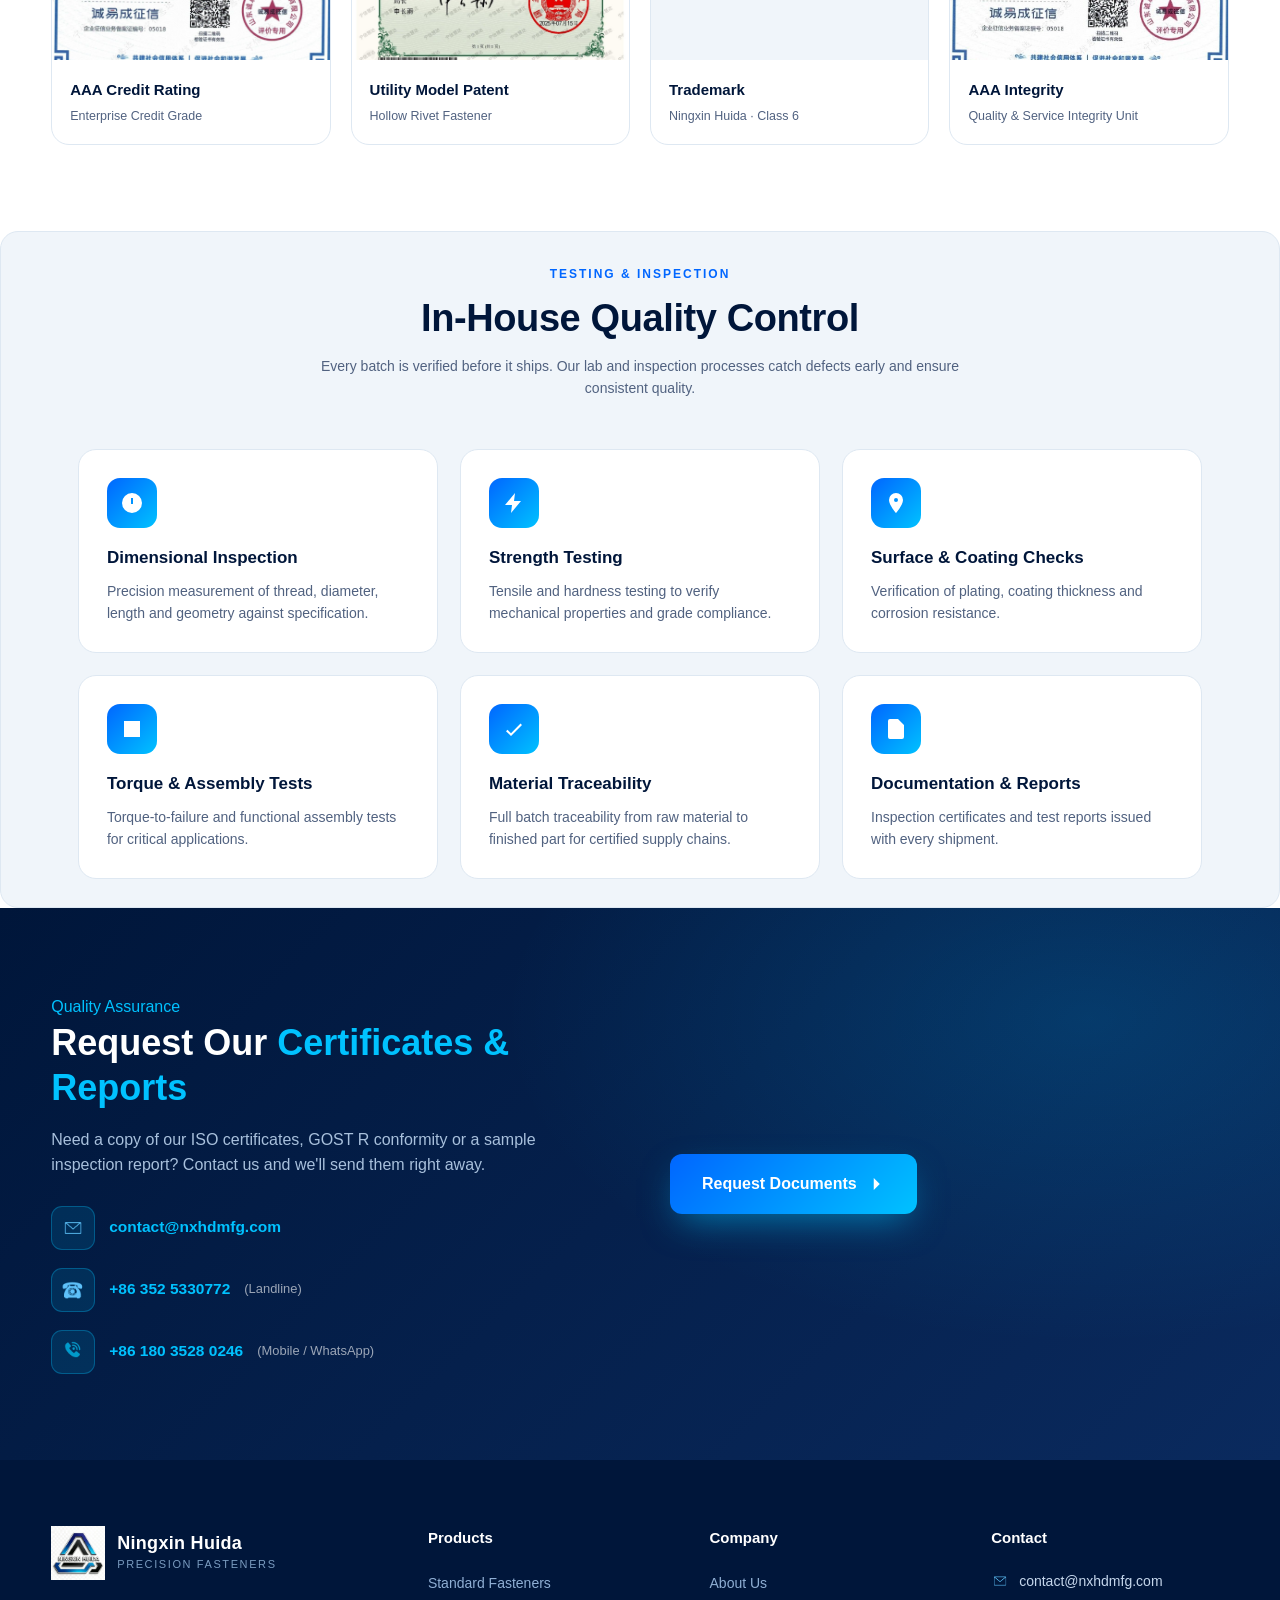
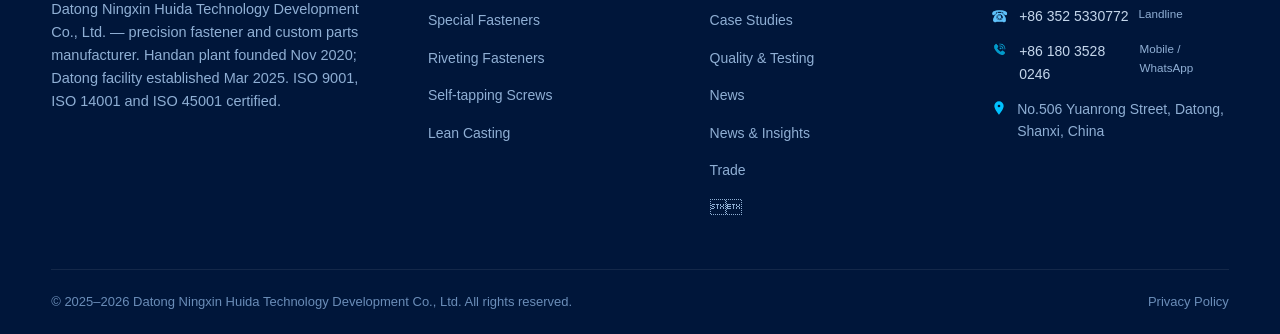
<file: nxhd-redesign/quality.html>
<!DOCTYPE html>
<html lang="en" data-page-node-id="8AxcMkHqEBZtI1BAoUeq5a">
<head data-page-node-id="qSt2iy6jRbhDD8dYWsiYau">
<meta charset="UTF-8" data-page-node-id="vKMbct6BdfpJNqXBuZCXEJ">
<meta name="viewport" content="width=device-width, initial-scale=1.0" data-page-node-id="VnrSPtjcClGih9BGRDkEOs">
<title>Quality & Certifications | Ningxin Huida Precision Fasteners</title>
<meta name="description" content="Ningxin Huida is ISO 9001, ISO 14001 and ISO 45001 certified, with GOST R conformity and in-house testing — plus a utility-model patent for hollow-rivet fasteners." data-page-node-id="GM38KFpEFdVtrG1uQm3Sgq">
<link rel="stylesheet" href="style.css" data-page-node-id="FoBmyCmDOUw14XuOztB6Tc">
<!-- SEO & social -->
<link rel="canonical" href="https://www.nxhdmfg.com/quality.html">
<meta name="robots" content="index, follow, max-image-preview:large">
<meta name="author" content="Datong Ningxin Huida Technology Development Co., Ltd.">
<meta property="og:type" content="website">
<meta property="og:site_name" content="Ningxin Huida">
<meta property="og:title" content="Quality & Certifications | Ningxin Huida">
<meta property="og:description" content="ISO 9001:2015, ISO 14001:2015, ISO 45001:2018, GOST R, AAA credit rating, utility model patents. In-house testing laboratory.">
<meta property="og:url" content="https://www.nxhdmfg.com/quality.html">
<meta property="og:image" content="https://www.nxhdmfg.com/assets/cert-iso9001-en.jpg">
<meta property="og:locale" content="en_US">
<meta name="twitter:card" content="summary_large_image">
<meta name="twitter:title" content="Quality & Certifications | Ningxin Huida">
<meta name="twitter:description" content="ISO 9001:2015, ISO 14001:2015, ISO 45001:2018, GOST R, AAA credit rating, utility model patents. In-house testing laboratory.">
<meta name="twitter:image" content="https://www.nxhdmfg.com/assets/cert-iso9001-en.jpg">
<meta name="theme-color" content="#00163A">

<!-- Preconnect for performance -->
<link rel="preconnect" href="https://www.googletagmanager.com" crossorigin>
<link rel="preconnect" href="https://www.google-analytics.com" crossorigin>
<link rel="dns-prefetch" href="https://www.googletagmanager.com">
<link rel="dns-prefetch" href="https://www.google-analytics.com">

<!-- Favicon -->
<link rel="icon" type="image/svg+xml" href="data:image/svg+xml;utf8,%3Csvg%20xmlns%3D%22http%3A//www.w3.org/2000/svg%22%20viewBox%3D%220%200%2064%2064%22%3E%0A%20%20%3Crect%20width%3D%2264%22%20height%3D%2264%22%20rx%3D%2212%22%20fill%3D%22%2300163A%22/%3E%0A%20%20%3Ctext%20x%3D%2232%22%20y%3D%2242%22%20font-family%3D%22Arial%2Csans-serif%22%20font-size%3D%2222%22%20font-weight%3D%22800%22%20fill%3D%22%23FFFFFF%22%20text-anchor%3D%22middle%22%20letter-spacing%3D%22-.5%22%3ENX%3C/text%3E%0A%20%20%3Crect%20x%3D%226%22%20y%3D%2254%22%20width%3D%2252%22%20height%3D%223%22%20rx%3D%221.5%22%20fill%3D%22%2300C2FF%22/%3E%0A%3C/svg%3E">
<link rel="apple-touch-icon" href="data:image/svg+xml;utf8,%3Csvg%20xmlns%3D%22http%3A//www.w3.org/2000/svg%22%20viewBox%3D%220%200%2064%2064%22%3E%0A%20%20%3Crect%20width%3D%2264%22%20height%3D%2264%22%20rx%3D%2212%22%20fill%3D%22%2300163A%22/%3E%0A%20%20%3Ctext%20x%3D%2232%22%20y%3D%2242%22%20font-family%3D%22Arial%2Csans-serif%22%20font-size%3D%2222%22%20font-weight%3D%22800%22%20fill%3D%22%23FFFFFF%22%20text-anchor%3D%22middle%22%20letter-spacing%3D%22-.5%22%3ENX%3C/text%3E%0A%20%20%3Crect%20x%3D%226%22%20y%3D%2254%22%20width%3D%2252%22%20height%3D%223%22%20rx%3D%221.5%22%20fill%3D%22%2300C2FF%22/%3E%0A%3C/svg%3E">

<!-- Organization schema -->
<script type="application/ld+json">
{
  "@context": "https://schema.org",
  "@type": "Organization",
  "name": "Ningxin Huida",
  "legalName": "Datong Ningxin Huida Technology Development Co., Ltd.",
  "alternateName": "NXHD",
  "url": "https://www.nxhdmfg.com/",
  "logo": "https://www.nxhdmfg.com/assets/logo.webp",
  "description": "Precision fastener and custom parts manufacturer — standard fasteners, non-standard parts, special-shaped parts, riveting fasteners, self-tapping screws, lean casting.",
  "foundingDate": "2020-11-02",
  "founder": {
    "@type": "Organization",
    "name": "Datong Ningxin Huida Technology Development Co., Ltd."
  },
  "address": {
    "@type": "PostalAddress",
    "streetAddress": "No.506 Yuanrong Street",
    "addressLocality": "Datong",
    "addressRegion": "Shanxi",
    "postalCode": "037000",
    "addressCountry": "CN"
  },
  "contactPoint": [
    {
      "@type": "ContactPoint",
      "telephone": "+86-352-5330772",
      "contactType": "sales",
      "areaServed": ["Worldwide", "US", "EU", "CA", "AU", "GB", "DE", "FR"],
      "availableLanguage": ["English", "Chinese"]
    },
    {
      "@type": "ContactPoint",
      "telephone": "+86-18035280246",
      "contactType": "customer service",
      "contactOption": "TollFree",
      "areaServed": "Worldwide",
      "availableLanguage": ["English", "Chinese"]
    }
  ],
  "email": "contact@nxhdmfg.com",
  "sameAs": []
}
</script>
<!-- BreadcrumbList schema -->
<script type="application/ld+json">
{
  "@context": "https://schema.org",
  "@type": "BreadcrumbList",
  "itemListElement": [
    {"@type": "ListItem", "position": 1, "name": "Home", "item": "https://www.nxhdmfg.com/"},
    {"@type": "ListItem", "position": 2, "name": "Quality", "item": "https://www.nxhdmfg.com/quality.html"}
  ]
}
</script>
<!-- Google tag (gtag.js) -->
<script async src="https://www.googletagmanager.com/gtag/js?id=G-4PFYHJ99C4"></script>
<script>
  window.dataLayer = window.dataLayer || [];
  function gtag(){dataLayer.push(arguments);}
  gtag('js', new Date());
  gtag('config', 'G-4PFYHJ99C4');
</script>
</head>
<body data-page-node-id="Q2XYVFlwpO4JBa6bhsXE0E">

<div class="topbar" data-page-node-id="SkDdWTbbussGjeDzdJWS7z">
  <div class="wrap" data-page-node-id="EIZ2k0IPQoryBH3uoVR8lW">
    <a class="mail" href="mailto:contact@nxhdmfg.com" data-page-node-id="QA9OHkmo1itDfqy7cOWuu7">
      <img src="assets/icon_email.png" alt="Email" loading="lazy">
      contact@nxhdmfg.com
    </a>
    <div class="right" data-page-node-id="6qhRlJMxFfXZkfh1W3uND1">
      <a href="tel:+863525330772" title="Landline" data-page-node-id="Mrz1uCYDmMXKmcLM1W93aM">
        <img src="assets/icon_Line.png" alt="Landline" loading="lazy">
        +86 352 5330772
      </a>
      <a href="tel:+8618035280246" title="Mobile / WhatsApp" data-page-node-id="TmFDCWQntWJAwt4m5r9gSO">
        <img src="assets/icon_phone.png" alt="Mobile" loading="lazy">
        +86 180 3528 0246
      </a>
      <a class="wa" href="https://wa.me/8618035280246" target="_blank" rel="noopener" data-page-node-id="g9pKQo0pDsZGmco0taovnW">
        <svg viewBox="0 0 24 24" data-page-node-id="16adQO68l2rpmvlmXrcWuR"><path d="M17.472 14.382c-.297-.149-1.758-.867-2.03-.967-.273-.099-.471-.148-.67.15-.197.297-.767.966-.94 1.164-.173.199-.347.223-.644.075-.297-.15-1.255-.463-2.39-1.475-.883-.788-1.48-1.761-1.653-2.059-.173-.297-.018-.458.13-.606.134-.133.298-.347.446-.52.149-.174.198-.298.298-.497.099-.198.05-.371-.025-.52-.075-.149-.669-1.612-.916-2.207-.242-.579-.487-.5-.669-.51-.173-.008-.371-.01-.57-.01-.198 0-.52.074-.792.372-.272.297-1.04 1.016-1.04 2.479 0 1.462 1.065 2.875 1.213 3.074.149.198 2.096 3.2 5.077 4.487.709.306 1.262.489 1.694.625.712.227 1.36.195 1.871.118.571-.085 1.758-.719 2.006-1.413.248-.694.248-1.289.173-1.413-.074-.124-.272-.198-.57-.347m-5.421 7.403h-.004a9.87 9.87 0 01-5.031-1.378l-.361-.214-3.741.982.998-3.648-.235-.374a9.86 9.86 0 01-1.51-5.26c.001-5.45 4.436-9.884 9.888-9.884 2.64 0 5.122 1.03 6.988 2.898a9.825 9.825 0 012.893 6.994c-.003 5.45-4.437 9.884-9.885 9.884m8.413-18.297A11.815 11.815 0 0012.05 0C5.495 0 .16 5.335.157 11.892c0 2.096.547 4.142 1.588 5.945L.057 24l6.305-1.654a11.882 11.882 0 005.683 1.448h.005c6.554 0 11.89-5.335 11.893-11.893a11.821 11.821 0 00-3.48-8.413z" data-page-node-id="CpQ1C6zgFLzHlNYDcH84MI"/></svg>
        WhatsApp
      </a>
    </div>
  </div>
</div>

<header id="header" data-page-node-id="7oG0nkcqSSQq3ns3OGnEYC">
  <div class="wrap nav" data-page-node-id="fgDBULQVH8kPCmAcLsf70Z">
    <a class="brand" href="index.html" data-page-node-id="7BtZZlCUJMujpdZG3f7LhE">
      <img src="assets/logo.webp" alt="Ningxin Huida Precision Fasteners" data-page-node-id="lqzn0DQtMalWj9a5pFyysy">
      <div class="txt" data-page-node-id="NoqyVV39cDV141lI171QTk"><b data-page-node-id="JA46lZCR6GvpaPHmrtEK1a">Ningxin Huida</b><small data-page-node-id="9QOxIy5eD2OHjkjBdpuvAU">Precision Fasteners</small></div>
    </a>
    <ul class="menu" id="menu" data-page-node-id="5e4Q8KCxV69YKjRPs8bs1w">
      <li data-page-node-id="lVvZmgwkssZPasOn2OP5TR"><a href="index.html" data-page-node-id="PKVab1ZOFQp1aYSBNIaakp">Home</a></li>
      <li data-page-node-id="MDeoKCoy1u0lvp2gngrkSd"><a href="about.html" data-page-node-id="5AOj9StKzpdW5LDx6K7Mzv">About Us</a></li>
      <li class="has-sub" data-page-node-id="wtVThCLyOUirGd0r03BIIY"><a href="products.html" data-page-node-id="E9yuduiECTDH0TLonqmTuw">Products</a>
        <ul class="dropdown" data-page-node-id="m0wqygqSqkFN7pcFemrleN">
          <li data-page-node-id="zbAW3wnn9QgoAI24k1XGmn"><a href="products.html#standard" data-page-node-id="EuoZJJAwFkMDVEdMFLC7KB">Standard Fasteners</a></li>
          <li data-page-node-id="zaLYldMvTSbVWnhC8vO22K"><a href="products.html#special" data-page-node-id="zTiGJm1MiTJdD9bm3JFrJS">Special Fasteners</a></li>
          <li data-page-node-id="OBxRYwx69CA2vgXlu3GkZX"><a href="products.html#riveting" data-page-node-id="N8LrSM9kwnFlMUejLGhM3E">Riveting Fasteners</a></li>
          <li data-page-node-id="tdAdhRGzA9GAtprtRe67HM"><a href="products.html#screws" data-page-node-id="9KHsHbpGe81W2QnlV08P7Q">Self-tapping Screws</a></li>
          <li data-page-node-id="eRhMnHwKPLoQVPI2BXGEte"><a href="products.html#casting" data-page-node-id="m8Av5oaJLntzXBGlNGCxDU">Lean Casting</a></li>
          <li data-page-node-id="uwMmDfYSK8Sf7RuNPndwds"><a href="products.html#custom" data-page-node-id="3S3W4urUzXfiMzsKhbCBEK">Custom Parts</a></li>
        </ul>
      </li>
      <li data-page-node-id="6elfCkZvH1fCE0gLKHRSbN"><a href="case.html" data-page-node-id="EqGnGgTA433tMK4RZkc7su">Case Studies</a></li>
      <li data-page-node-id="9MN6NJ73r2iFGhzF0Xfajy"><a href="quality.html" style="color:var(--blue)" data-page-node-id="fzd6y8Npbzj6oRNOOLkBYj">Quality</a></li>
      <li><a href="blog.html">News &amp; Insights</a></li>
      <li><a href="https://trade.nxhdmfg.com" target="_blank" rel="noopener">Trade</a></li>

    </ul>
    <a class="cta" href="contact.html#quote" data-page-node-id="sxYZuZJauQNLEwb8llrXox">Get a Quote</a>
    <button class="burger" id="burger" aria-label="Menu" data-page-node-id="LbFXmtw6fNPl0IaLFCbShA"><svg viewBox="0 0 24 24" fill="none" stroke-width="2" data-page-node-id="hkEUUVCPkYinyIaGWZO5Dv"><path d="M4 6h16M4 12h16M4 18h16" data-page-node-id="m3skAR9MEhYBIGAEIT7AtS"/></svg></button>
  </div>
</header>

<section class="page-hero" data-page-node-id="OqKFKWOnkMT1ClkVR7bzI4">
  <div class="wrap" data-page-node-id="dPM4kE49g5glwCBjag3rmm">
    <div class="crumbs" data-page-node-id="V7ecobdI16tj2iH9ITxVjF"><a href="index.html" data-page-node-id="YXKAbJMEOY67SDEgHjObfl">Home</a><span class="sep" data-page-node-id="zxNZn1X80gEzRCmpuQViMg">/</span><span data-page-node-id="82RePofuGdQi15DBjM6O2G">Quality</span></div>
    <h1 data-page-node-id="9HCOKiFnHJSE2igJRbZ7bC">Quality & <em data-page-node-id="Mw46piedxivJSWMYHjwYpz">Certifications</em></h1>
    <p data-page-node-id="mlrR4lEQ05FHM4y6h502Hk">Certified management systems, in-house testing and proven technical strength — the backbone of our reliability guarantee.</p>
  </div>
</section>

<section class="certs" style="background:#fff" data-page-node-id="srOWBMDbXZLRjwiq8meFF6">
  <div class="wrap" data-page-node-id="LzbvjBEQo137lX29zrIHXg">
    <div class="shead center" data-page-node-id="2yIsMGFoHwXAseYFofTeIf">
      <span class="tag" data-page-node-id="s4GxvHp2s0ulAqUlJ6pCTD">Certifications</span>
      <h2 data-page-node-id="IJy1DUJifAXSToPxSVr7x5">Certified You Can Trust</h2>
      <p data-page-node-id="9y3GKx6ObJTk2TkyD5m1Hq">Our management systems and products are certified by international and national bodies, giving overseas buyers full confidence.</p>
    </div>
    <div class="badges" data-page-node-id="guqm52AXGq7ut66C1yQIsU">
      <span data-page-node-id="q4qa6HNpUfaYKJYK6ri5vl"><svg viewBox="0 0 24 24" data-page-node-id="ie9lxV947MJcZZMABUym4E"><path d="M9 16.2l-3.5-3.5L4 14.2 9 19l11-11-1.5-1.5z" data-page-node-id="zbljrZdkQwYEkLLFdBDFLo"/></svg> ISO 9001:2015</span>
      <span data-page-node-id="djfsyAcvCml1VUNWGslQzS"><svg viewBox="0 0 24 24" data-page-node-id="F2BGsuPSFXFrgNM1WkAIow"><path d="M9 16.2l-3.5-3.5L4 14.2 9 19l11-11-1.5-1.5z" data-page-node-id="JVXtA4a6ZLXVBB6CSpmaRX"/></svg> ISO 14001:2015</span>
      <span data-page-node-id="eZSp0GoUAj8MAKuIt5hQ05"><svg viewBox="0 0 24 24" data-page-node-id="PRWbRW52wyRs87jpQspBuB"><path d="M9 16.2l-3.5-3.5L4 14.2 9 19l11-11-1.5-1.5z" data-page-node-id="D3FYgcvHQuvIDYVtev5XPH"/></svg> ISO 45001:2018</span>
      <span data-page-node-id="ltxfQSptDzf3FmIjf3EH0f"><svg viewBox="0 0 24 24" data-page-node-id="IK7raFifijc9nLdbRAxWzC"><path d="M9 16.2l-3.5-3.5L4 14.2 9 19l11-11-1.5-1.5z" data-page-node-id="zbTG3Lf7B10oqHqS4XjCi2"/></svg> GOST R (Russia)</span>
      <span data-page-node-id="tpXdTvqrs3gVKyW56gAlQU"><svg viewBox="0 0 24 24" data-page-node-id="5hQRU4rujn41dwPyKpBrRJ"><path d="M9 16.2l-3.5-3.5L4 14.2 9 19l11-11-1.5-1.5z" data-page-node-id="FSvowr1ajIT14GylDv4gjO"/></svg> AAA Credit Grade</span>
    </div>
    <div class="cert-grid" data-page-node-id="XDPuDubL3CN0daCNODNnkD">
      <div class="cert" data-page-node-id="xpWQZ3J1BfFDy8DSvHAiG1"><div class="thumb" data-page-node-id="dcoq3dG1PJQhvxzJJPuCFJ"><img src="assets/cert-iso9001-en.jpg" alt="ISO 9001 Quality Management Certificate" data-page-node-id="ATvUhqoYM3efBAn4CX1lbk" loading="lazy" decoding="async"></div><div class="body" data-page-node-id="qlDJMD4ghIA8RgAt4nKCs9"><h3 data-page-node-id="2UjO85cCE56bNi13VxJpUV">ISO 9001:2015</h3><p data-page-node-id="giYyyFQQd6XLFzPrAXjlYr">Quality Management System</p></div></div>
      <div class="cert" data-page-node-id="xEzCoVKMoxKGbKaTlPXB7X"><div class="thumb" data-page-node-id="Rno26ZAnUVSoNOst6eavRc"><img src="assets/cert-iso14001-en.jpg" alt="ISO 14001 Environmental Management Certificate" data-page-node-id="fRxPQUqzE7RvqrNSCKXkhR" loading="lazy" decoding="async"></div><div class="body" data-page-node-id="jjUnxBk7g7BvDt8xR6qUFU"><h3 data-page-node-id="vLfRQ2y72blqiewDhOCWbT">ISO 14001:2015</h3><p data-page-node-id="3wsWpPoNF4saf4YVmzhTKB">Environmental Management</p></div></div>
      <div class="cert" data-page-node-id="4Q12AC7PoIMMLXr6lNFQUE"><div class="thumb" data-page-node-id="6XnOC6pwjvVqoREOS6GXmN"><img src="assets/cert-iso45001-en.jpg" alt="ISO 45001 Health and Safety Certificate" data-page-node-id="OIVRjW3CwPYhE4pB7kHAPi" loading="lazy" decoding="async"></div><div class="body" data-page-node-id="DYAssFbhfpUoh0nAuBXxV4"><h3 data-page-node-id="kDtiR4SVVimKPu0UNm5KTF">ISO 45001:2018</h3><p data-page-node-id="nPUWK7cTU8jIUYxR1UHy5h">Occupational Health & Safety</p></div></div>
      <div class="cert" data-page-node-id="oShJaBZhugYAleutxFbbA8"><div class="thumb" data-page-node-id="Cwu0JgzFJDUpzaW3Lk5LSn"><img src="assets/cert-gostr.jpg" alt="GOST R Certificate of Conformity" data-page-node-id="i2npoG34t7iE4vnY4KiLHT" loading="lazy" decoding="async"></div><div class="body" data-page-node-id="DiBGSp1XBaAQCH1VQF35eX"><h3 data-page-node-id="P6ySU57ghNGzEReZnwfA00">GOST R</h3><p data-page-node-id="QkJsaGsTcQtXBCOHz8N3lC">Russian Conformity Certificate</p></div></div>
      <div class="cert" data-page-node-id="ni30KEMHaH6wmzpp2fJK3m"><div class="thumb" data-page-node-id="mz33Bchww8cvZGF0T0DLia"><img src="assets/cert-aaa-credit.jpg" alt="AAA Credit Rating Certificate" data-page-node-id="wpLFStkF7YXQ3cqx5ZetuW" loading="lazy" decoding="async"></div><div class="body" data-page-node-id="YWMVIOcwu7PU5xKqwSlkCb"><h3 data-page-node-id="Nh6bHx4pcEaUCV03BXAwHi">AAA Credit Rating</h3><p data-page-node-id="pYPrGnQhdNZHWsTBgXG3dk">Enterprise Credit Grade</p></div></div>
      <div class="cert" data-page-node-id="nEAEoGWmzHhTbZVyhIslBF"><div class="thumb" data-page-node-id="SwwORdxDTByBFmGlkNaGvR"><img src="assets/cert-patent.jpg" alt="Utility Model Patent for Hollow Rivet Fastener" data-page-node-id="RzsX6ZdNvRTxWq3vmBqr9o" loading="lazy" decoding="async"></div><div class="body" data-page-node-id="w5U1D4PZJ8U52lr5CZ9Ybh"><h3 data-page-node-id="KKXOfEmN2nWPdxlUq6p7DH">Utility Model Patent</h3><p data-page-node-id="uj14ibMjF1ef6hV1LWAEMj">Hollow Rivet Fastener</p></div></div>
      <div class="cert" data-page-node-id="VtSgWTnH2wL1ZboK3UabzX"><div class="thumb" data-page-node-id="9VZIJz8NPkKjcKHhMH7A6Y"><img src="assets/cert-trademark.jpg" alt="Ningxin Huida Trademark Registration" data-page-node-id="JzSCTCOm5GWt9DX5PwCtsF" loading="lazy" decoding="async"></div><div class="body" data-page-node-id="JXEEtnNAEsIHQUp22XDPp2"><h3 data-page-node-id="MINJByGfODZrRv6KRgiLk7">Trademark</h3><p data-page-node-id="6QDDS0uYHFDWA8hFzrZxCG">Ningxin Huida · Class 6</p></div></div>
      <div class="cert" data-page-node-id="Ij1N4Pv9wCXo1HX50am99E"><div class="thumb" data-page-node-id="AA9ETReFBHsi1qwY2OkaxE"><img src="assets/cert-aaa-integrity.jpg" alt="AAA Quality and Service Integrity Certificate" data-page-node-id="G6VJwkmDUbaj6imz8P6EtS" loading="lazy" decoding="async"></div><div class="body" data-page-node-id="Z5VVmoBD3Ik0IExIzLeMSW"><h3 data-page-node-id="m9oRgFOW1qOfsAitlQPjiW">AAA Integrity</h3><p data-page-node-id="yGSeEU4JNXHnSwknWTrd7M">Quality & Service Integrity Unit</p></div></div>
    </div>
  </div>
</section>

<section class="lab" style="background:var(--bg)" data-page-node-id="k0yoqYyl2CpSsy5tHohrcs">
  <div class="wrap" data-page-node-id="FmfceZQJCGSql3xzhFafXn">
    <div class="shead center" data-page-node-id="yqR81IuP6gRF3SATj56ULn">
      <span class="tag" data-page-node-id="3RDBHhyWzrXvnKhC1FbtH0">Testing & Inspection</span>
      <h2 data-page-node-id="uDI31qE2DxE7c7B049Ewq1">In-House Quality Control</h2>
      <p data-page-node-id="kwmlCQhq6AHYFlobC7YIsm">Every batch is verified before it ships. Our lab and inspection processes catch defects early and ensure consistent quality.</p>
    </div>
    <div class="lab-grid" data-page-node-id="tSHh9YA5PIEH3xXzKmaUbz">
      <div class="lab" data-page-node-id="hTEECN3nVGx8RWIEqUgAks"><div class="ic" data-page-node-id="iw0MZ3Hun0FmLVOwOresrw"><svg viewBox="0 0 24 24" data-page-node-id="VNSCX4YtDMxjqaLOAFjaNy"><path d="M12 2a10 10 0 100 20 10 10 0 000-20zm-1 5h2v6h-2zM12 16h.01v.01H12z" data-page-node-id="5sLM4VVRuSg8nBguzbxjsF"/></svg></div><h3 data-page-node-id="AE0QBj2nHcfotQJDMSYXPA">Dimensional Inspection</h3><p data-page-node-id="kEghFjvhX3UrFhXr2Yhw0m">Precision measurement of thread, diameter, length and geometry against specification.</p></div>
      <div class="lab" data-page-node-id="Iy7lGNYPz8W71zAL5YNHjr"><div class="ic" data-page-node-id="jgHLrvBQh7JpDxYPF4qmaa"><svg viewBox="0 0 24 24" data-page-node-id="RyjlF5TvGgtLmB5m4BGVvi"><path d="M13 2L3 14h7l-1 8 10-12h-7z" data-page-node-id="TC1Yuf1CEaRWnghfvYuhTB"/></svg></div><h3 data-page-node-id="RlV2M8Tsf9yev2V01AZ80w">Strength Testing</h3><p data-page-node-id="8hWSzqKpWJ7Cu5WH6h0j5s">Tensile and hardness testing to verify mechanical properties and grade compliance.</p></div>
      <div class="lab" data-page-node-id="gBeAIMSly5EQfelFR3W0wQ"><div class="ic" data-page-node-id="QAPr3GMwdBCeN2vRkF1ehB"><svg viewBox="0 0 24 24" data-page-node-id="56N2e4rJ3JMdfa0O4HUmwm"><path d="M12 2a7 7 0 017 7c0 5-7 13-7 13S5 14 5 9a7 7 0 017-7zm0 9a2 2 0 100-4 2 2 0 000 4z" data-page-node-id="YIXS7PFOQvvljLTxQ9UMwY"/></svg></div><h3 data-page-node-id="HIYed5Hv8OtIctFeDw8Ott">Surface & Coating Checks</h3><p data-page-node-id="Dcy3RQlqmN4agRa7E4HW8b">Verification of plating, coating thickness and corrosion resistance.</p></div>
      <div class="lab" data-page-node-id="yzNkKW4tINk5X0c5P6o5vl"><div class="ic" data-page-node-id="6aWwLJhTYG4TCRHsDYiJDo"><svg viewBox="0 0 24 24" data-page-node-id="pozB0RqDKMOVTQLreTZEFq"><path d="M4 4h16v16H4zM4 9h16M9 4v5M15 14v6" data-page-node-id="afXv214X1wfQaOrrZ8f37S"/></svg></div><h3 data-page-node-id="eKKJ1703sZZeuLOm1znSBD">Torque & Assembly Tests</h3><p data-page-node-id="tf3FNroTAD8yORO81uSflq">Torque-to-failure and functional assembly tests for critical applications.</p></div>
      <div class="lab" data-page-node-id="4OTDkIyWETJ7q2Zwn4kp0a"><div class="ic" data-page-node-id="0dgJXQM5uvhYs8a47Z1TFs"><svg viewBox="0 0 24 24" data-page-node-id="YEyc5eAjZ754u6eMCbHul4"><path d="M9 16.2l-3.5-3.5L4 14.2 9 19l11-11-1.5-1.5z" data-page-node-id="pgwQPNDNGHQ6HA4O1ZmuxH"/></svg></div><h3 data-page-node-id="nW1Uf5ybkrcN7dHdjaBhWF">Material Traceability</h3><p data-page-node-id="J5o2nfvNoRGgTROGImsmXP">Full batch traceability from raw material to finished part for certified supply chains.</p></div>
      <div class="lab" data-page-node-id="9j3ibhkK48eu1HH5Y2sc34"><div class="ic" data-page-node-id="lhFXwNm9roNIJi9aYJDSw2"><svg viewBox="0 0 24 24" data-page-node-id="SLqk3yBWhYlblJwe5BZDDl"><path d="M14 2H6a2 2 0 00-2 2v16a2 2 0 002 2h12a2 2 0 002-2V8zM14 2v6h6" data-page-node-id="rNyE3V36kpVN0chigkZDYQ"/></svg></div><h3 data-page-node-id="4BDrGSN297Ir500B2CT6DH">Documentation & Reports</h3><p data-page-node-id="c2sx1rpUQkxwCbK8mDvM3X">Inspection certificates and test reports issued with every shipment.</p></div>
    </div>
  </div>
</section>

<section class="quote" id="quote" data-page-node-id="BmLTIFZBjy2ANIQF78IyL8">
  <div class="wrap" data-page-node-id="fNhBa9ZmR76jFGtzaKMKhZ">
    <div data-page-node-id="ET1yun5pjFjXs42DqWMr5F">
      <span class="tag" style="color:var(--cyan)" data-page-node-id="rDCIxoHR6Httso6Q4HMsff">Quality Assurance</span>
      <h2 data-page-node-id="8ei9DfFA9dp7ZcLknCu8Wj">Request Our <em data-page-node-id="EhGFz9E4pGKHeUFuZ5n1Jf">Certificates & Reports</em></h2>
      <p data-page-node-id="WNkwFSvCyIrzsC1HB12GYw">Need a copy of our ISO certificates, GOST R conformity or a sample inspection report? Contact us and we'll send them right away.</p>
      <div class="qinfo" data-page-node-id="JP9aqJ1WqyuJrfu1g3IluC">
        <div data-page-node-id="d6qBCA54oITVec2C7DxqLA"><span class="ic" data-page-node-id="20Br8qR4KWxr4cfgG8DzR4"><img src="assets/icon_email.png" alt="Email" loading="lazy"></span><a href="mailto:contact@nxhdmfg.com" data-page-node-id="Z0F9uoznbUhwzoly3bBz1h">contact@nxhdmfg.com</a></div>
        <div data-page-node-id="a1NDja2lou6XZZA1YBNr21"><span class="ic" data-page-node-id="tVxAwi3Wy8J0CM9O9zTzfp"><img src="assets/icon_Line.png" alt="Landline" loading="lazy"></span><a href="tel:+863525330772" data-page-node-id="f8goLsppAUqfMrbTrhKKK1">+86 352 5330772</a> <small style="opacity:.6" data-page-node-id="ISoYPVybFUK9WFGFuXL6MB">(Landline)</small></div>
        <div data-page-node-id="7f5hYmMIbdDW5SQdSjJOXJ"><span class="ic" data-page-node-id="aFDtd7z1ktk2fPg7NDVXQt"><img src="assets/icon_phone.png" alt="Mobile" loading="lazy"></span><a href="tel:+8618035280246" data-page-node-id="myTkFdD8PQGCXZF1Xisxyg">+86 180 3528 0246</a> <small style="opacity:.6" data-page-node-id="vGGVQ5wdHOtXm5iKIIzc3v">(Mobile / WhatsApp)</small></div>
      </div>
    </div>
    <a class="btn primary" href="contact.html#quote" style="justify-self:start;font-size:16px;padding:17px 32px" data-page-node-id="eSWUVJdiC2XI8TOv0xh6Mh">Request Documents <svg viewBox="0 0 24 24" data-page-node-id="6cWC9Imd8KgyS1fYHWC5WN"><path d="M9 4l8 8-8 8" data-page-node-id="KIQ5gVsolU1aqZQgb9WkXw"/></svg></a>
  </div>
</section>

<footer data-page-node-id="4IVK7iHRZO58XBT9AdMAwD">
  <div class="wrap" data-page-node-id="BQqAcDpINyHzq3xjQyzzGH">
    <div class="foot" data-page-node-id="9GsriZlxGbQQZv4cXrMqEM">
      <div data-page-node-id="rsAr0YxK4AAWHfVoeASmAF">
        <a class="brand" href="index.html" data-page-node-id="zeFBiDEKA4tceHlzOKnof9">
          <img src="assets/logo.webp" alt="Ningxin Huida Precision Fasteners" data-page-node-id="SSIPTg9OReg69gBzXXnm3M">
          <div class="txt" data-page-node-id="VA2WSmbEiMpLKybe2pbW6j"><b data-page-node-id="j9GAtGsmq43tUpEFs2ojd3">Ningxin Huida</b><small data-page-node-id="ST5ppx65vLnWmGkZbJs3fG">Precision Fasteners</small></div>
        </a>
        <p data-page-node-id="EXhZv30UbfRgVkCfMzFcEW">Datong Ningxin Huida Technology Development Co., Ltd. — precision fastener and custom parts manufacturer. Handan plant founded Nov 2020; Datong facility established Mar 2025. ISO 9001, ISO 14001 and ISO 45001 certified.</p>
      </div>
      <div data-page-node-id="p3CdJYsdwBMrdI7iLdw46B">
        <h4 data-page-node-id="6ezllwZdMwYs4H7G2WSkzb">Products</h4>
        <ul data-page-node-id="kg5M6x8LW2BMFVtBRuaQAQ">
          <li data-page-node-id="EJoDIrSGcIstKnDNMcKslk"><a href="products.html#standard" data-page-node-id="H2RICmPRQtBmBAKrTSigDA">Standard Fasteners</a></li>
          <li data-page-node-id="YsGIpUowuPFvT1o4agSra6"><a href="products.html#special" data-page-node-id="IDu6wb7WcKbEFzfdrC3wpp">Special Fasteners</a></li>
          <li data-page-node-id="CUdlCN3FRH7fPESZvHTQCo"><a href="products.html#riveting" data-page-node-id="DCgiFE1MQDCt0B3hpUyMlw">Riveting Fasteners</a></li>
          <li data-page-node-id="Ct0ilf8Ob17m8LPMS3LeWB"><a href="products.html#screws" data-page-node-id="Y4zalefWy4FJnW0pOKExxp">Self-tapping Screws</a></li>
          <li data-page-node-id="WZAxRHCaWgct2cxA5mO1oP"><a href="products.html#casting" data-page-node-id="AfBQLVqzAALWZqYW4xke71">Lean Casting</a></li>
        </ul>
      </div>
      <div data-page-node-id="0aNCHE8HBanOD9FrKAryYa">
        <h4 data-page-node-id="gql5DEZBQNyT4mWvJXnZwY">Company</h4>
        <ul data-page-node-id="Heka9Zqft97nCFQRoXNxEc">
          <li data-page-node-id="BHiF5MF5OP6lFVRF3sim0C"><a href="about.html" data-page-node-id="wFWZTDFGp8FxiBKA9CRd6x">About Us</a></li>
          <li data-page-node-id="fjBB3pSlPxYO9BBTaqYPx4"><a href="case.html" data-page-node-id="AXvC3BBjOEbwNW9qtF9RVc">Case Studies</a></li>
          <li data-page-node-id="dabZ7TK4hliyDkZExd80E4"><a href="quality.html" data-page-node-id="tehbkpNkFLpqM00JEhAIFE">Quality & Testing</a></li>
          <li data-page-node-id="RUK4zvygUKIAvLQfqpfCMX"><a href="index.html#news" data-page-node-id="RC9BOuMHKOjOnwfH3SK5NP">News</a></li>
          <li><a href="blog.html">News &amp; Insights</a></li>
          <li><a href="https://trade.nxhdmfg.com" target="_blank" rel="noopener">Trade</a></li>

        </ul>
      </div>
      <div data-page-node-id="MpKLijYrZkYfCnLLBWkfUi">
        <h4 data-page-node-id="tQAQsoAvaEeqdT7NvuRtyT">Contact</h4>
        <ul class="contact" data-page-node-id="9BRqYXJEZvzwxg9gHaFuPN">
          <li data-page-node-id="t8zGeRCpeOL44MHwEvh1MR"><img src="assets/icon_email.png" alt="Email" loading="lazy"> <a href="mailto:contact@nxhdmfg.com" data-page-node-id="f6r3UXiRMQZrHnn5IJreyt">contact@nxhdmfg.com</a></li>
          <li data-page-node-id="DRhiVz4zQJbaHKA1BhpBqd"><img src="assets/icon_Line.png" alt="Landline" loading="lazy"> <a href="tel:+863525330772" data-page-node-id="ivmkjp4AAqoZQf5vFITGPD">+86 352 5330772</a> <small data-page-node-id="7IXGBoSAbIESEyZmspkVvS">Landline</small></li>
          <li data-page-node-id="hE4RPaIRZsB66W6QGiYVX9"><img src="assets/icon_phone.png" alt="Mobile" loading="lazy"> <a href="tel:+8618035280246" data-page-node-id="rSBiYcKiNEqmXdgjUzujgU">+86 180 3528 0246</a> <small data-page-node-id="X82iiQz5VrvZ4th9pHl96B">Mobile / WhatsApp</small></li>
          <li data-page-node-id="cp3KPzdBkZB7ih187Avwpq"><svg viewBox="0 0 24 24" data-page-node-id="A2TIEnPZdAgvSX4NiwBUbL"><path d="M12 2a7 7 0 017 7c0 5-7 13-7 13S5 14 5 9a7 7 0 017-7zm0 9a2 2 0 100-4 2 2 0 000 4z" data-page-node-id="b0XLPS4G0uFocTkw2DeOYE"/></svg> No.506 Yuanrong Street, Datong, Shanxi, China</li>
        </ul>
      </div>
    </div>
    <div class="bottom" data-page-node-id="H2wVRF6PC1UcJYhdzUbGt7">
      <span data-page-node-id="LU5kGw66fTBJvOELgGLTw4">© 2025–2026 Datong Ningxin Huida Technology Development Co., Ltd. All rights reserved.</span>
      <a href="#" data-page-node-id="8kqvRarTLOQJOhXf3xXOot">Privacy Policy</a>
    </div>
  </div>
</footer>

<a class="wa-float" href="https://wa.me/8618035280246" target="_blank" rel="noopener" aria-label="Chat on WhatsApp" data-page-node-id="xgqiR76cNlx3bO2X0pN4sq">
  <svg viewBox="0 0 24 24" data-page-node-id="AjFJ2Xjpz8w7GCtpGXAKAc"><path d="M17.472 14.382c-.297-.149-1.758-.867-2.03-.967-.273-.099-.471-.148-.67.15-.197.297-.767.966-.94 1.164-.173.199-.347.223-.644.075-.297-.15-1.255-.463-2.39-1.475-.883-.788-1.48-1.761-1.653-2.059-.173-.297-.018-.458.13-.606.134-.133.298-.347.446-.52.149-.174.198-.298.298-.497.099-.198.05-.371-.025-.52-.075-.149-.669-1.612-.916-2.207-.242-.579-.487-.5-.669-.51-.173-.008-.371-.01-.57-.01-.198 0-.52.074-.792.372-.272.297-1.04 1.016-1.04 2.479 0 1.462 1.065 2.875 1.213 3.074.149.198 2.096 3.2 5.077 4.487.709.306 1.262.489 1.694.625.712.227 1.36.195 1.871.118.571-.085 1.758-.719 2.006-1.413.248-.694.248-1.289.173-1.413-.074-.124-.272-.198-.57-.347m-5.421 7.403h-.004a9.87 9.87 0 01-5.031-1.378l-.361-.214-3.741.982.998-3.648-.235-.374a9.86 9.86 0 01-1.51-5.26c.001-5.45 4.436-9.884 9.888-9.884 2.64 0 5.122 1.03 6.988 2.898a9.825 9.825 0 012.893 6.994c-.003 5.45-4.437 9.884-9.885 9.884m8.413-18.297A11.815 11.815 0 0012.05 0C5.495 0 .16 5.335.157 11.892c0 2.096.547 4.142 1.588 5.945L.057 24l6.305-1.654a11.882 11.882 0 005.683 1.448h.005c6.554 0 11.89-5.335 11.893-11.893a11.821 11.821 0 00-3.48-8.413z" data-page-node-id="yeXCxJCVF24JtrJCKXvFny"/></svg>
</a>

<script>
  const header = document.getElementById('header');
  window.addEventListener('scroll', () => header.classList.toggle('scrolled', window.scrollY > 8));
  const burger = document.getElementById('burger');
  const menu = document.getElementById('menu');
  burger.addEventListener('click', () => menu.classList.toggle('open'));
</script>
  <script src="assets/js/form.js" defer></script>
</body>
</html>
</file>
<file: nxhd-redesign/style.css>
/* ============================================================
   Ningxin Huida — Precision Fasteners · Shared Stylesheet
   Deep navy + tech cyan/blue gradient theme
   ============================================================ */
:root{
  --navy:#00163A;
  --navy-2:#002050;
  --navy-3:#0A2A5E;
  --steel:#1B4A8C;
  --blue:#0066FF;
  --cyan:#00C2FF;
  --accent:#00C2FF;
  --accent-2:#0066FF;
  --ink:#0B1628;
  --slate:#516280;
  --line:#DEE8F2;
  --bg:#F0F5FA;
  --white:#FFFFFF;
  --radius:18px;
  --radius-sm:12px;
  --shadow:0 24px 60px -20px rgba(0,22,58,.45);
  --shadow-sm:0 8px 28px -12px rgba(0,22,58,.28);
  --glass:rgba(255,255,255,.08);
  --glass-border:rgba(255,255,255,.16);
}
*{margin:0;padding:0;box-sizing:border-box}
html{scroll-behavior:smooth}
body{font-family:"Segoe UI",-apple-system,BlinkMacSystemFont,"PingFang SC","Microsoft YaHei",Roboto,Helvetica,Arial,sans-serif;color:var(--ink);background:var(--white);line-height:1.6;-webkit-font-smoothing:antialiased}
a{text-decoration:none;color:inherit}
img{max-width:100%;display:block}
.wrap{width:min(1280px,92%);margin:0 auto}
section{padding:86px 0}

/* ===== topbar ===== */
.topbar{background:var(--navy);color:#A8BDD8;font-size:13px}
.topbar .wrap{display:flex;align-items:center;justify-content:space-between;height:44px}
.topbar a{color:#A8BDD8;transition:.2s}
.topbar a:hover{color:var(--cyan)}
.topbar .mail{display:flex;align-items:center;gap:8px}
.topbar .mail svg{width:14px;height:14px;fill:var(--cyan)}
.topbar .mail img{width:16px;height:16px;display:block}
.topbar .right{display:flex;align-items:center;gap:20px}
.topbar .right a{display:inline-flex;align-items:center;gap:7px}
.topbar .right svg{width:14px;height:14px;fill:currentColor}
.topbar .right img{width:16px;height:16px;display:block}
.topbar .wa{color:#25D366}

/* ===== header ===== */
header{position:sticky;top:0;z-index:100;background:rgba(255,255,255,.96);backdrop-filter:blur(12px);border-bottom:1px solid var(--line);transition:box-shadow .3s}
header.scrolled{box-shadow:0 10px 36px -20px rgba(0,22,58,.4)}
.nav{display:flex;align-items:center;justify-content:space-between;height:82px}
.brand{display:flex;align-items:center;gap:12px}
.brand img{height:54px;width:auto;object-fit:contain;flex:0 0 auto}
.brand .txt{line-height:1.15}
.brand .txt b{display:block;font-size:18px;color:var(--navy);letter-spacing:.3px}
.brand .txt small{font-size:11px;color:var(--slate);letter-spacing:1.6px;text-transform:uppercase}
.menu{display:flex;align-items:center;gap:6px;list-style:none}
.menu>li{position:relative}
.menu>li>a{padding:10px 15px;font-size:15px;font-weight:600;color:var(--ink);border-radius:9px;transition:.2s;display:block}
.menu>li>a:hover{color:var(--blue)}
.menu .has-sub>a::after{content:"▾";font-size:10px;margin-left:6px;vertical-align:1px}
.dropdown{position:absolute;top:100%;left:0;min-width:210px;background:#fff;border:1px solid var(--line);border-radius:14px;box-shadow:var(--shadow);padding:8px;opacity:0;visibility:hidden;transform:translateY(8px);transition:.22s;list-style:none}
.menu>li:hover .dropdown{opacity:1;visibility:visible;transform:translateY(0)}
.dropdown a{padding:9px 12px;border-radius:8px;font-size:14px;color:var(--ink);display:block}
.dropdown a:hover{background:var(--bg);color:var(--blue)}
.cta{background:linear-gradient(135deg,var(--blue),var(--cyan));color:#fff;padding:12px 24px;border-radius:10px;font-weight:700;font-size:14px;transition:.2s;white-space:nowrap;box-shadow:0 10px 24px -10px rgba(0,102,255,.55)}
.cta:hover{transform:translateY(-1px);box-shadow:0 14px 30px -10px rgba(0,102,255,.65)}
.burger{display:none;width:44px;height:44px;border:1px solid var(--line);border-radius:10px;background:#fff;cursor:pointer;place-items:center}
.burger svg{width:22px;height:22px;stroke:var(--navy)}

/* ===== hero slider (home) ===== */
.hero{position:relative;height:min(700px,85vh);min-height:580px;color:#fff;overflow:hidden;display:flex;align-items:center}
.hero .slides{position:absolute;inset:0;z-index:0}
.hero .slide{position:absolute;inset:0;background-size:cover;background-position:center bottom;opacity:0;transition:opacity 1.2s ease-in-out}
.hero .slide.active{opacity:1}
.hero .slide::after{content:"";position:absolute;inset:0;background:linear-gradient(105deg,rgba(0,22,58,.92) 0%,rgba(0,22,58,.75) 45%,rgba(0,22,58,.35) 100%)}
.hero .overlay{position:absolute;inset:0;background-image:linear-gradient(rgba(0,194,255,.04) 1px,transparent 1px),linear-gradient(90deg,rgba(0,194,255,.04) 1px,transparent 1px);background-size:60px 60px;z-index:1;pointer-events:none}
.hero .wrap{position:relative;z-index:2;display:grid;grid-template-columns:1.15fr .85fr;gap:60px;align-items:center}
.kicker{display:inline-flex;align-items:center;gap:8px;background:rgba(0,194,255,.12);border:1px solid rgba(0,194,255,.35);color:var(--cyan);font-size:13px;font-weight:700;letter-spacing:.4px;padding:8px 16px;border-radius:99px;margin-bottom:22px}
.kicker svg{width:14px;height:14px;fill:var(--cyan)}
.hero h1{font-size:clamp(32px,4.8vw,58px);line-height:1.1;font-weight:800;letter-spacing:-.8px;margin-bottom:22px}
.hero h1 em{font-style:normal;color:var(--cyan)}
.hero p.sub{font-size:clamp(16px,1.7vw,19px);color:#C5D7EC;max-width:560px;margin-bottom:36px;line-height:1.55}
.hero .acts{display:flex;gap:16px;flex-wrap:wrap}
.btn{display:inline-flex;align-items:center;gap:10px;padding:15px 28px;border-radius:12px;font-weight:700;font-size:15px;transition:.25s}
.btn.primary{background:linear-gradient(135deg,var(--blue),var(--cyan));color:#fff;box-shadow:0 14px 36px -10px rgba(0,194,255,.55)}
.btn.primary:hover{transform:translateY(-2px);box-shadow:0 18px 42px -10px rgba(0,194,255,.7)}
.btn.ghost{border:1px solid rgba(255,255,255,.4);color:#fff;background:rgba(255,255,255,.06)}
.btn.ghost:hover{border-color:var(--cyan);color:var(--cyan);background:rgba(0,194,255,.1)}
.btn.trade{border:1px solid var(--cyan);color:var(--cyan);background:rgba(0,194,255,.12)}
.btn.trade:hover{border-color:#fff;color:var(--navy);background:var(--cyan)}
.btn svg{width:18px;height:18px;fill:currentColor}
.hero .pros{display:flex;gap:28px;margin-top:44px;flex-wrap:wrap}
.hero .pros div{font-size:14px;color:#9FB9D6;display:flex;align-items:center;gap:9px}
.hero .pros svg{width:18px;height:18px;fill:var(--cyan)}
.hero-panel{position:relative;background:var(--glass);border:1px solid var(--glass-border);border-radius:var(--radius);padding:28px;backdrop-filter:blur(14px);box-shadow:var(--shadow)}
.hero-panel .hcap{display:flex;justify-content:space-between;align-items:center;margin-bottom:20px}
.hero-panel .hcap b{font-size:15px;letter-spacing:.4px}
.hero-panel .hcap span{font-size:12px;color:#9FB9D6}
.cat-grid{display:grid;grid-template-columns:1fr 1fr;gap:12px}
.cat{background:rgba(255,255,255,.06);border:1px solid rgba(255,255,255,.1);border-radius:14px;padding:17px;transition:.25s;cursor:pointer}
.cat:hover{border-color:var(--cyan);background:rgba(0,194,255,.14);transform:translateY(-2px)}
.cat .ic{width:40px;height:40px;border-radius:10px;background:linear-gradient(135deg,var(--blue),var(--cyan));display:grid;place-items:center;margin-bottom:11px}
.cat .ic svg{width:20px;height:20px;fill:#fff}
.cat b{display:block;font-size:14.5px;margin-bottom:3px}
.cat small{font-size:12px;color:#A8C0DC}
.slide-dots{position:absolute;bottom:34px;left:50%;transform:translateX(-50%);z-index:3;display:flex;gap:10px}
.dot{width:10px;height:10px;border-radius:50%;background:rgba(255,255,255,.25);cursor:pointer;transition:.3s}
.dot.active{background:var(--cyan);box-shadow:0 0 0 4px rgba(0,194,255,.2)}

/* ===== trust strip ===== */
.trust{background:var(--bg);border-bottom:1px solid var(--line);padding:32px 0}
.trust .wrap{display:flex;align-items:center;gap:28px;flex-wrap:wrap}
.trust .lbl{font-size:12px;font-weight:700;letter-spacing:1.5px;color:var(--slate);text-transform:uppercase;white-space:nowrap}
.trust .logos{display:grid;grid-template-columns:repeat(3,minmax(0,1fr));gap:14px;flex:1;width:100%}

.cbtn{display:inline-flex;align-items:center;gap:11px;padding:8px 14px 8px 8px;background:#fff;border:1px solid var(--line);border-radius:12px;text-decoration:none;color:var(--ink);box-shadow:var(--shadow-sm);transition:transform .25s ease,box-shadow .25s ease,border-color .25s ease;cursor:pointer;width:100%}
.cbtn:hover{transform:translateY(-2px);box-shadow:var(--shadow);border-color:transparent}
.cbtn .mk{width:42px;height:42px;flex-shrink:0;border-radius:9px;display:flex;align-items:center;justify-content:center;color:#fff;overflow:hidden}
.cbtn .mk svg{width:30px;height:30px;display:block}
.cbtn .txt{display:flex;flex-direction:column;gap:2px;flex:1;min-width:0}
.cbtn .nm{font-size:14px;font-weight:800;color:var(--ink);line-height:1.2;letter-spacing:.3px;white-space:nowrap}
.cbtn .sub{font-size:10.5px;font-weight:600;color:var(--slate);white-space:nowrap;letter-spacing:.2px}
.cbtn .ext{width:15px;height:15px;color:var(--slate);opacity:.55;flex-shrink:0;transition:opacity .2s,color .2s}
.cbtn:hover .ext{opacity:1;color:var(--blue)}

.mk-crrc{background:linear-gradient(135deg,#C8232A 0%,#8B0E14 100%);box-shadow:inset 0 -2px 0 rgba(0,0,0,.15)}
.mk-comac{background:linear-gradient(135deg,#0E5DA8 0%,#00A886 100%);box-shadow:inset 0 -2px 0 rgba(0,0,0,.15)}
.mk-avic{background:linear-gradient(135deg,#1F4699 0%,#0A2A66 100%);box-shadow:inset 0 -2px 0 rgba(0,0,0,.15)}
.mk-cscec{background:linear-gradient(135deg,#11497D 0%,#0A325A 100%);box-shadow:inset 0 -2px 0 rgba(0,0,0,.15)}
.mk-jonhon{background:linear-gradient(135deg,#1E509E 0%,#0D2E5F 100%);box-shadow:inset 0 -2px 0 rgba(0,0,0,.15)}
.mk-czl{background:linear-gradient(135deg,#0DA2BC 0%,#075E6F 100%);box-shadow:inset 0 -2px 0 rgba(0,0,0,.15)}

@media(max-width:860px){
  .trust .logos{grid-template-columns:repeat(2,minmax(0,1fr))}
}
@media(max-width:560px){
  .trust .wrap{flex-direction:column;align-items:stretch;gap:18px}
  .trust .logos{grid-template-columns:1fr}
}

/* ===== section head ===== */
.shead{max-width:660px;margin-bottom:50px}
.shead .tag{display:inline-block;font-size:12px;font-weight:700;letter-spacing:2px;color:var(--blue);text-transform:uppercase;margin-bottom:12px}
.shead h2{font-size:clamp(26px,3.2vw,38px);font-weight:800;color:var(--navy);letter-spacing:-.4px;line-height:1.2;margin-bottom:14px}
.shead p{color:var(--slate);font-size:16.5px;line-height:1.55}
.center{text-align:center;margin-left:auto;margin-right:auto}

/* ===== stats ===== */
.stats{background:linear-gradient(135deg,var(--navy),var(--navy-3));color:#fff}
.stats .grid{display:grid;grid-template-columns:repeat(4,1fr);gap:28px}
.stat{text-align:center;padding:12px;position:relative}
.stat:not(:last-child)::after{content:"";position:absolute;right:0;top:20%;height:60%;width:1px;background:rgba(255,255,255,.1)}
.stat .n{font-size:clamp(32px,4.2vw,46px);font-weight:800;letter-spacing:-1px;background:linear-gradient(180deg,#fff,var(--cyan));-webkit-background-clip:text;background-clip:text;-webkit-text-fill-color:transparent}
.stat .n b{color:var(--cyan);-webkit-text-fill-color:var(--cyan)}
.stat p{font-size:14px;color:#8FAFD4;margin-top:6px}

/* ===== products (home cards) ===== */
.products .grid{display:grid;grid-template-columns:repeat(3,1fr);gap:26px}
.pcard{position:relative;background:#fff;border:1px solid var(--line);border-radius:var(--radius);overflow:hidden;transition:.3s;display:flex;flex-direction:column}
.pcard:hover{transform:translateY(-7px);box-shadow:var(--shadow);border-color:transparent}
.pcard .thumb{height:210px;background:linear-gradient(135deg,#E8F1FA,#D4E5F5);display:grid;place-items:center;overflow:hidden;position:relative}
.pcard .thumb img{width:100%;height:100%;object-fit:cover;transition:.5s}
.pcard:hover .thumb img{transform:scale(1.05)}
.pcard .thumb::after{content:"";position:absolute;inset:0;background:linear-gradient(180deg,transparent 50%,rgba(0,22,58,.65) 100%)}
.pcard .tag-label{position:absolute;top:16px;left:16px;background:linear-gradient(135deg,var(--blue),var(--cyan));color:#fff;font-size:11px;font-weight:700;padding:6px 12px;border-radius:99px;z-index:2}
.pcard .body{padding:26px;flex:1;display:flex;flex-direction:column}
.pcard h3{font-size:19px;color:var(--navy);margin-bottom:10px}
.pcard p{font-size:14.5px;color:var(--slate);margin-bottom:18px;flex:1}
.pcard .more{font-size:14px;font-weight:700;color:var(--blue);display:inline-flex;align-items:center;gap:6px}
.pcard .more svg{width:15px;height:15px;fill:currentColor;transition:.2s}
.pcard:hover .more svg{transform:translateX(4px)}

/* ===== why ===== */
.why{background:var(--bg)}
.why .grid{display:grid;grid-template-columns:repeat(4,1fr);gap:24px}
.wcard{background:#fff;border-radius:var(--radius);padding:30px 26px;border:1px solid var(--line);transition:.25s}
.wcard:hover{box-shadow:var(--shadow-sm);transform:translateY(-4px)}
.wcard .ic{width:50px;height:50px;border-radius:13px;background:linear-gradient(135deg,rgba(0,102,255,.12),rgba(0,194,255,.12));display:grid;place-items:center;margin-bottom:18px}
.wcard .ic svg{width:26px;height:26px;fill:var(--blue)}
.wcard h3{font-size:17px;color:var(--navy);margin-bottom:8px}
.wcard p{font-size:14px;color:var(--slate)}

/* ===== industries ===== */
.ind .grid{display:grid;grid-template-columns:repeat(3,1fr);gap:22px}
.icard{display:flex;gap:16px;align-items:flex-start;padding:24px;border:1px solid var(--line);border-radius:var(--radius);transition:.25s;background:#fff}
.icard:hover{border-color:var(--cyan);background:linear-gradient(135deg,#F5FAFF,#EAF6FF);transform:translateY(-3px)}
.icard .ic{width:50px;height:50px;flex:0 0 auto;border-radius:13px;background:linear-gradient(135deg,rgba(0,102,255,.12),rgba(0,194,255,.12));display:grid;place-items:center}
.icard .ic svg{width:24px;height:24px;fill:var(--blue)}
.icard h3{font-size:16px;color:var(--navy);margin-bottom:5px}
.icard p{font-size:13.5px;color:var(--slate)}

/* ===== certs ===== */
.certs{background:var(--bg)}
.certs .badges{display:flex;flex-wrap:wrap;justify-content:center;gap:16px;margin-bottom:44px}
.certs .badges span{padding:11px 20px;background:#fff;border:1px solid var(--line);border-radius:10px;font-size:13px;font-weight:700;color:var(--steel);letter-spacing:.4px;display:flex;align-items:center;gap:8px;box-shadow:var(--shadow-sm)}
.certs .badges svg{width:18px;height:18px;fill:var(--blue)}
.cert-grid{display:grid;grid-template-columns:repeat(4,1fr);gap:20px}
.cert{background:#fff;border:1px solid var(--line);border-radius:var(--radius);overflow:hidden;transition:.25s}
.cert:hover{transform:translateY(-5px);box-shadow:var(--shadow-sm)}
.cert .thumb{aspect-ratio:3/4;background:var(--bg);display:grid;place-items:center;overflow:hidden}
.cert .thumb img{width:100%;height:100%;object-fit:cover}
.cert .body{padding:18px}
.cert h3{font-size:15px;color:var(--navy);margin-bottom:4px}
.cert p{font-size:12.5px;color:var(--slate)}

/* ===== news ===== */
.news .grid{display:grid;grid-template-columns:repeat(3,1fr);gap:24px}
.ncard{background:#fff;border:1px solid var(--line);border-radius:var(--radius);overflow:hidden;transition:.25s}
.ncard:hover{transform:translateY(-5px);box-shadow:var(--shadow)}
.ncard .thumb{height:170px;background:linear-gradient(135deg,var(--navy),var(--steel));display:grid;place-items:center;color:#fff}
.ncard .thumb svg{width:44px;height:44px;fill:rgba(255,255,255,.35)}
.ncard .thumb img{width:100%;height:100%;object-fit:cover}
.ncard .body{padding:24px}
.ncard .date{font-size:12.5px;color:var(--blue);font-weight:700;letter-spacing:.5px;margin-bottom:8px;display:block}
.ncard h3{font-size:17px;color:var(--navy);line-height:1.4;margin-bottom:10px}
.ncard p{font-size:14px;color:var(--slate)}

/* ===== CTA / form ===== */
.quote{background:linear-gradient(135deg,var(--navy),var(--navy-3));color:#fff;position:relative;overflow:hidden}
.quote::before{content:"";position:absolute;inset:0;background:radial-gradient(900px 500px at 85% 20%,rgba(0,194,255,.15) 0%,transparent 65%)}
.quote .wrap{position:relative;z-index:1;display:grid;grid-template-columns:1fr 1fr;gap:60px;align-items:center}
.quote h2{font-size:clamp(26px,3.2vw,36px);font-weight:800;line-height:1.25;margin-bottom:18px}
.quote h2 em{font-style:normal;color:var(--cyan)}
.quote p{color:#A8C0DC;font-size:16px;margin-bottom:28px;line-height:1.55}
.qinfo{display:flex;flex-direction:column;gap:18px}
.qinfo div{display:flex;align-items:center;gap:14px;font-size:15.5px}
.qinfo .ic{width:44px;height:44px;flex:0 0 auto;border-radius:11px;background:rgba(0,194,255,.12);border:1px solid rgba(0,194,255,.3);display:grid;place-items:center}
.qinfo .ic svg{width:20px;height:20px;fill:var(--cyan)}
.qinfo .ic img{width:24px;height:24px;display:block}
.qinfo a{color:var(--cyan);font-weight:600}
.qinfo a:hover{text-decoration:underline}
.form{background:#fff;color:var(--ink);border-radius:var(--radius);padding:34px;box-shadow:var(--shadow)}
.form h3{font-size:22px;color:var(--navy);margin-bottom:4px}
.form .sub{font-size:14px;color:var(--slate);margin-bottom:22px}
.row{display:grid;grid-template-columns:1fr 1fr;gap:16px}
.field{margin-bottom:16px}
.field label{display:block;font-size:13px;font-weight:600;color:var(--navy);margin-bottom:7px}
.field input,.field select,.field textarea{width:100%;padding:13px 15px;border:1px solid var(--line);border-radius:11px;font-size:14px;font-family:inherit;color:var(--ink);background:var(--bg);transition:.2s;outline:none}
.field input:focus,.field select:focus,.field textarea:focus{border-color:var(--blue);background:#fff;box-shadow:0 0 0 3px rgba(0,102,255,.12)}
.field textarea{resize:vertical;min-height:100px}
.form button{width:100%;background:linear-gradient(135deg,var(--blue),var(--cyan));color:#fff;border:none;padding:16px;border-radius:12px;font-size:15px;font-weight:700;cursor:pointer;transition:.25s}
.form button:hover{transform:translateY(-1px);box-shadow:0 14px 34px -10px rgba(0,102,255,.5)}
.form .fine{font-size:12px;color:var(--slate);text-align:center;margin-top:12px}
.form .done{display:none;text-align:center;padding:24px 0;color:#15803D;font-weight:700}

/* ===== floating whatsapp ===== */
.wa-float{position:fixed;bottom:26px;right:26px;z-index:90;width:58px;height:58px;border-radius:50%;background:#25D366;color:#fff;display:grid;place-items:center;box-shadow:0 8px 24px -6px rgba(37,211,102,.55);transition:.25s}
.wa-float:hover{transform:scale(1.08);box-shadow:0 12px 30px -6px rgba(37,211,102,.65)}
.wa-float svg{width:30px;height:30px;fill:#fff}

/* ===== footer ===== */
footer{background:var(--navy);color:#8FAFD4;padding:66px 0 0}
.foot{display:grid;grid-template-columns:1.4fr 1fr 1fr 1fr;gap:44px;padding-bottom:48px}
.foot .brand{margin-bottom:18px}
.foot .brand .txt b{color:#fff}
.foot .brand .txt small{color:#7A9CC0}
.foot p{font-size:14.5px;color:#8FAFD4;max-width:340px;margin-bottom:18px;line-height:1.6}
.foot h4{color:#fff;font-size:15px;margin-bottom:20px}
.foot ul{list-style:none}
.foot ul li{margin-bottom:12px}
.foot ul a{font-size:14px;color:#8FAFD4;transition:.2s}
.foot ul a:hover{color:var(--cyan)}
.foot .contact li{display:flex;gap:10px;font-size:14px;margin-bottom:13px}
.foot .contact a{color:#C5D7EC}
.foot .contact a:hover{color:var(--cyan)}
.foot .contact svg{width:16px;height:16px;fill:var(--cyan);flex:0 0 auto;margin-top:2px}
.foot .contact img{width:18px;height:18px;flex:0 0 auto;margin-top:2px;display:block}
.bottom{border-top:1px solid rgba(255,255,255,.08);padding:22px 0;display:flex;justify-content:space-between;align-items:center;flex-wrap:wrap;gap:12px;font-size:13px;color:#6A8DB8}
.bottom a{color:#6A8DB8}

/* ============================================================
   Inner pages
   ============================================================ */

/* ===== page hero / breadcrumb ===== */
.page-hero{background:linear-gradient(135deg,var(--navy),var(--navy-3));color:#fff;padding:72px 0 64px;position:relative;overflow:hidden}
.page-hero::before{content:"";position:absolute;inset:0;background:radial-gradient(700px 400px at 82% 0%,rgba(0,194,255,.16) 0%,transparent 60%)}
.page-hero::after{content:"";position:absolute;inset:0;background-image:linear-gradient(rgba(0,194,255,.04) 1px,transparent 1px),linear-gradient(90deg,rgba(0,194,255,.04) 1px,transparent 1px);background-size:56px 56px;opacity:.6}
.page-hero .wrap{position:relative;z-index:1}
.crumbs{font-size:13px;color:#7A9CC0;margin-bottom:16px;display:flex;align-items:center;gap:8px;flex-wrap:wrap}
.crumbs a{color:var(--cyan)}
.crumbs a:hover{text-decoration:underline}
.crumbs .sep{opacity:.5}
.page-hero h1{font-size:clamp(30px,3.8vw,46px);font-weight:800;letter-spacing:-.6px;margin-bottom:14px}
.page-hero h1 em{font-style:normal;color:var(--cyan)}
.page-hero p{color:#A8C0DC;font-size:17px;max-width:660px;line-height:1.6}

/* ===== About: intro split ===== */
.intro-split{display:grid;grid-template-columns:1.05fr .95fr;gap:60px;align-items:center}
.intro-split .visual{position:relative}
.intro-split .visual .frame{background:linear-gradient(135deg,#E8F1FA,#D4E5F5);border-radius:var(--radius);overflow:hidden;box-shadow:var(--shadow)}
.intro-split .visual .frame img{width:100%;height:100%;object-fit:cover;aspect-ratio:4/3}
.intro-split .visual .stat-chip{position:absolute;bottom:-20px;right:-14px;background:#fff;border-radius:14px;padding:16px 22px;box-shadow:var(--shadow);display:flex;gap:14px;align-items:center}
.intro-split .visual .stat-chip .n{font-size:30px;font-weight:800;color:var(--blue)}
.intro-split .visual .stat-chip small{font-size:12px;color:var(--slate);display:block;line-height:1.2}
.intro-split h2{font-size:clamp(26px,3vw,36px);font-weight:800;color:var(--navy);letter-spacing:-.4px;margin-bottom:18px}
.intro-split p{color:var(--slate);font-size:16px;margin-bottom:16px;line-height:1.7}
.intro-split .checks{list-style:none;margin-top:22px;display:flex;flex-direction:column;gap:12px}
.intro-split .checks li{display:flex;align-items:flex-start;gap:11px;font-size:15px;color:var(--ink);font-weight:600}
.intro-split .checks svg{width:20px;height:20px;fill:var(--blue);flex:0 0 auto;margin-top:2px}

/* ===== About: factories ===== */
.factories{background:var(--bg)}
.fact-grid{display:grid;grid-template-columns:repeat(2,1fr);gap:28px}
.fact{background:#fff;border:1px solid var(--line);border-radius:var(--radius);overflow:hidden;transition:.25s}
.fact:hover{transform:translateY(-6px);box-shadow:var(--shadow)}
.fact .head{background:linear-gradient(135deg,var(--navy),var(--navy-3));color:#fff;padding:26px;display:flex;align-items:center;gap:16px}
.fact .head .pin{width:46px;height:46px;border-radius:12px;background:linear-gradient(135deg,var(--blue),var(--cyan));display:grid;place-items:center;flex:0 0 auto}
.fact .head .pin svg{width:22px;height:22px;fill:#fff}
.fact .head h3{font-size:19px}
.fact .head .since{font-size:12px;color:var(--cyan);font-weight:700;letter-spacing:.5px}
.fact .body{padding:26px}
.fact .body p{font-size:14.5px;color:var(--slate);line-height:1.65}
.fact .body .meta{display:flex;flex-wrap:wrap;gap:8px;margin-top:16px}
.fact .body .meta span{font-size:12px;font-weight:600;color:var(--steel);background:var(--bg);border:1px solid var(--line);padding:6px 12px;border-radius:8px}

/* ===== About: timeline ===== */
.timeline{position:relative;max-width:780px;margin:0 auto;padding-left:44px}
.timeline::before{content:"";position:absolute;left:14px;top:6px;bottom:6px;width:2px;background:linear-gradient(var(--blue),var(--cyan))}
.tl-item{position:relative;margin-bottom:40px}
.tl-item:last-child{margin-bottom:0}
.tl-item::before{content:"";position:absolute;left:-38px;top:5px;width:14px;height:14px;border-radius:50%;background:var(--cyan);box-shadow:0 0 0 4px rgba(0,194,255,.2)}
.tl-item .year{font-size:13px;font-weight:800;color:var(--blue);letter-spacing:.5px}
.tl-item h3{font-size:18px;color:var(--navy);margin:4px 0 8px}
.tl-item p{font-size:14.5px;color:var(--slate);line-height:1.6}

/* ===== About: values ===== */
.values .grid{display:grid;grid-template-columns:repeat(3,1fr);gap:24px}
.val{background:#fff;border:1px solid var(--line);border-radius:var(--radius);padding:30px;text-align:center;transition:.25s}
.val:hover{transform:translateY(-5px);box-shadow:var(--shadow-sm);border-color:var(--cyan)}
.val .ic{width:56px;height:56px;margin:0 auto 18px;border-radius:14px;background:linear-gradient(135deg,var(--blue),var(--cyan));display:grid;place-items:center}
.val .ic svg{width:26px;height:26px;fill:#fff}
.val h3{font-size:17px;color:var(--navy);margin-bottom:8px}
.val p{font-size:14px;color:var(--slate)}

/* ===== Products page: category nav ===== */
.prod-nav{display:flex;flex-wrap:wrap;gap:10px;justify-content:center;margin-bottom:48px}
.prod-nav button{background:#fff;border:1px solid var(--line);color:var(--slate);padding:11px 22px;border-radius:99px;font-size:14px;font-weight:600;cursor:pointer;transition:.2s;font-family:inherit}
.prod-nav button:hover{border-color:var(--cyan);color:var(--blue)}
.prod-nav button.active{background:linear-gradient(135deg,var(--blue),var(--cyan));color:#fff;border-color:transparent;box-shadow:0 8px 20px -8px rgba(0,102,255,.5)}
.prod-sec{display:none}
.prod-sec.active{display:block}
.prod-item{display:grid;grid-template-columns:.9fr 1.1fr;gap:44px;align-items:center;padding:44px 0;border-bottom:1px solid var(--line)}
.prod-item:last-child{border-bottom:none}
.prod-item .pic{background:linear-gradient(135deg,#E8F1FA,#D4E5F5);border-radius:var(--radius);overflow:hidden;box-shadow:var(--shadow-sm);position:relative}
.prod-item .pic img{width:100%;height:100%;object-fit:cover;aspect-ratio:4/3}
.prod-item .pic .pill{position:absolute;top:16px;left:16px;background:linear-gradient(135deg,var(--blue),var(--cyan));color:#fff;font-size:12px;font-weight:700;padding:7px 14px;border-radius:99px}
.prod-item .info .tag{display:inline-block;font-size:12px;font-weight:700;letter-spacing:2px;color:var(--blue);text-transform:uppercase;margin-bottom:10px}
.prod-item .info h3{font-size:clamp(22px,2.6vw,30px);color:var(--navy);margin-bottom:14px}
.prod-item .info p{font-size:15px;color:var(--slate);line-height:1.7;margin-bottom:18px}
.spec-list{list-style:none;display:flex;flex-direction:column;gap:9px;margin-bottom:20px}
.spec-list li{display:flex;align-items:flex-start;gap:10px;font-size:14px;color:var(--ink)}
.spec-list svg{width:18px;height:18px;fill:var(--blue);flex:0 0 auto;margin-top:2px}

/* ===== Case page ===== */
.case-grid{display:grid;grid-template-columns:repeat(2,1fr);gap:26px}
.case-card{background:#fff;border:1px solid var(--line);border-radius:var(--radius);overflow:hidden;transition:.25s;display:flex;flex-direction:column}
.case-card:hover{transform:translateY(-6px);box-shadow:var(--shadow)}
.case-card .top{background:linear-gradient(135deg,var(--navy),var(--navy-3));color:#fff;padding:26px;display:flex;align-items:center;gap:16px}
.case-card .top .logo{width:58px;height:58px;border-radius:13px;background:rgba(0,194,255,.15);border:1px solid rgba(0,194,255,.3);display:grid;place-items:center;font-weight:800;font-size:13px;color:var(--cyan);flex:0 0 auto}
.case-card .top h3{font-size:19px}
.case-card .top span{font-size:12px;color:#8FAFD4}
.case-card .body{padding:26px;flex:1;display:flex;flex-direction:column}
.case-card .body p{font-size:14.5px;color:var(--slate);line-height:1.65;flex:1;margin-bottom:18px}
.case-card .tags{display:flex;flex-wrap:wrap;gap:8px}
.case-card .tags span{font-size:12px;font-weight:600;color:var(--steel);background:var(--bg);border:1px solid var(--line);padding:5px 12px;border-radius:8px}

/* ===== Quality page ===== */
.lab-grid{display:grid;grid-template-columns:repeat(3,1fr);gap:22px}
.lab{background:#fff;border:1px solid var(--line);border-radius:var(--radius);padding:28px;transition:.25s}
.lab:hover{transform:translateY(-4px);box-shadow:var(--shadow-sm)}
.lab .ic{width:50px;height:50px;border-radius:13px;background:linear-gradient(135deg,var(--blue),var(--cyan));display:grid;place-items:center;margin-bottom:16px}
.lab .ic svg{width:24px;height:24px;fill:#fff}
.lab h3{font-size:17px;color:var(--navy);margin-bottom:8px}
.lab p{font-size:14px;color:var(--slate)}

/* ===== Contact page ===== */
.contact-grid{display:grid;grid-template-columns:1fr 1.1fr;gap:44px;align-items:start}
.cinfo{display:flex;flex-direction:column;gap:18px}
.cinfo .card{background:#fff;border:1px solid var(--line);border-radius:var(--radius);padding:24px;display:flex;gap:16px;align-items:flex-start;transition:.2s}
.cinfo .card:hover{box-shadow:var(--shadow-sm);border-color:var(--cyan)}
.cinfo .card .ic{width:48px;height:48px;flex:0 0 auto;border-radius:12px;background:linear-gradient(135deg,rgba(0,102,255,.10),rgba(0,194,255,.14));border:1px solid rgba(0,102,255,.16);display:grid;place-items:center}
.cinfo .card .ic svg{width:22px;height:22px;fill:var(--blue)}
.cinfo .card .ic img{width:24px;height:24px;display:block}
.cinfo .card h3{font-size:16px;color:var(--navy);margin-bottom:4px}
.cinfo .card p{font-size:14.5px;color:var(--slate)}
.cinfo .card a{color:var(--blue);font-weight:600}
.cinfo .card a:hover{text-decoration:underline}
.trade-banner{margin-top:32px;display:flex;align-items:center;gap:18px;padding:22px 26px;border-radius:var(--radius);background:linear-gradient(135deg,var(--blue),var(--cyan));color:#fff;text-decoration:none;box-shadow:var(--shadow);transition:.25s}
.trade-banner:hover{transform:translateY(-2px);box-shadow:0 18px 42px -10px rgba(0,194,255,.7)}
.trade-banner .ic{width:48px;height:48px;flex:0 0 auto;border-radius:12px;background:rgba(255,255,255,.18);display:grid;place-items:center}
.trade-banner .ic svg{width:24px;height:24px;fill:#fff}
.trade-banner .txt{flex:1;display:flex;flex-direction:column;gap:4px}
.trade-banner .txt b{font-size:16px;color:#fff;font-weight:700}
.trade-banner .txt span{font-size:14px;color:rgba(255,255,255,.85);line-height:1.45}
.trade-banner .arrow{width:36px;height:36px;flex:0 0 auto;display:grid;place-items:center;border-radius:50%;background:rgba(255,255,255,.18);transition:.25s}
.trade-banner .arrow svg{width:18px;height:18px;fill:#fff}
.trade-banner:hover .arrow{background:#fff}
.trade-banner:hover .arrow svg{fill:var(--navy);stroke:var(--navy)}
.map{background:#fff;border-radius:var(--radius);overflow:hidden;box-shadow:var(--shadow-sm);min-height:340px;position:relative}
.map .map-meta{display:flex;align-items:center;gap:14px;padding:18px 22px;border-top:1px solid var(--line)}
.map .map-meta svg{width:26px;height:26px;fill:var(--blue);flex:0 0 auto}
.map .map-meta b{display:block;font-size:15px;color:var(--navy)}
.map .map-meta p{font-size:13px;color:var(--slate);margin:0}
.map .map-meta a{margin-left:auto;font-size:13px;font-weight:700;color:var(--blue);text-decoration:none;white-space:nowrap}
.map .map-meta a:hover{color:var(--cyan)}
@media(max-width:640px){
  .map .map-meta{flex-wrap:wrap}
  .map .map-meta a{margin-left:0;width:100%}
}

/* ===== responsive ===== */
@media(max-width:1040px){
  .hero .wrap{grid-template-columns:1fr}
  .hero-panel{max-width:520px;margin-top:30px}
  .hero{height:auto;min-height:auto;padding:120px 0 90px}
  .slide-dots{bottom:24px}
  .quote .wrap{grid-template-columns:1fr}
  .foot{grid-template-columns:1fr 1fr}
  .stats .grid{grid-template-columns:1fr 1fr}
  .stat:nth-child(2)::after{display:none}
  .intro-split{grid-template-columns:1fr}
  .intro-split .visual .stat-chip{right:0}
  .contact-grid{grid-template-columns:1fr}
  .case-grid{grid-template-columns:1fr}
  .prod-item{grid-template-columns:1fr;gap:24px}
  .values .grid,.lab-grid{grid-template-columns:1fr 1fr}
  .fact-grid{grid-template-columns:1fr}
}
@media(max-width:960px){
  .menu{position:fixed;inset:0 0 0 auto;width:min(320px,82%);background:#fff;flex-direction:column;align-items:stretch;gap:4px;padding:90px 24px 30px;transform:translateX(100%);transition:.3s;box-shadow:var(--shadow);z-index:99}
  .menu.open{transform:translateX(0)}
  .menu>li>a{padding:14px 10px;font-size:17px}
  .dropdown{position:static;opacity:1;visibility:visible;transform:none;box-shadow:none;border:none;padding-left:12px;display:none}
  .menu>li:hover .dropdown{display:block}
  .menu .cta{margin-top:10px;text-align:center}
  .burger{display:grid}
  .nav .cta{display:none}
  .products .grid,.why .grid,.ind .grid,.news .grid{grid-template-columns:1fr 1fr}
  .cert-grid{grid-template-columns:repeat(2,1fr)}
  .row{grid-template-columns:1fr}
  .topbar .wrap{flex-direction:column;gap:6px;height:auto;padding:10px 0}
}
@media(max-width:640px){
  section{padding:60px 0}
  .products .grid,.why .grid,.ind .grid,.news .grid{grid-template-columns:1fr}
  .cert-grid{grid-template-columns:1fr}
  .values .grid,.lab-grid{grid-template-columns:1fr}
  .stats .grid{grid-template-columns:1fr 1fr;gap:16px}
  .stat::after{display:none}
  .foot{grid-template-columns:1fr}
  .trust .wrap{gap:18px}
  .hero .acts{flex-direction:column}
  .btn{width:100%;justify-content:center}
  .hero-panel .cat-grid{grid-template-columns:1fr}
  .wa-float{width:52px;height:52px;bottom:18px;right:18px}
  .wa-float svg{width:26px;height:26px}
  .page-hero{padding:56px 0 48px}
  .timeline{padding-left:34px}
}

/* ===== FAQ ===== */
.faq{background:#fff;padding:86px 0}
.faq .sec-head{max-width:720px;margin:0 auto 48px;text-align:center}
.faq .sec-head .kicker{display:inline-flex;align-items:center;gap:8px;font-size:13px;font-weight:700;color:var(--blue);letter-spacing:1.5px;text-transform:uppercase;margin-bottom:16px}
.faq .sec-head h2{font-size:clamp(28px,3.4vw,40px);color:var(--navy);font-weight:800;letter-spacing:-.5px;margin-bottom:14px}
.faq .sec-head h2 em{font-style:normal;color:var(--blue)}
.faq .sec-head p{color:var(--slate);font-size:16px}
.faq-grid{max-width:860px;margin:0 auto;display:flex;flex-direction:column;gap:14px}
.faq-item{background:var(--bg);border:1px solid var(--line);border-radius:14px;overflow:hidden;transition:.2s}
.faq-item[open]{border-color:rgba(0,102,255,.35);box-shadow:0 8px 24px rgba(0,22,58,.06)}
.faq-item summary{cursor:pointer;list-style:none;display:flex;justify-content:space-between;align-items:center;gap:16px;padding:18px 22px;font-size:16px;font-weight:700;color:var(--navy);line-height:1.5}
.faq-item summary::-webkit-details-marker{display:none}
.faq-item summary::after{content:"+";flex:0 0 auto;width:26px;height:26px;display:grid;place-items:center;border-radius:8px;background:linear-gradient(135deg,var(--blue),var(--cyan));color:#fff;font-size:18px;font-weight:700;transition:.25s}
.faq-item[open] summary::after{content:"\2212";transform:rotate(180deg)}
.faq-item p{padding:0 22px 20px;color:var(--slate);font-size:15px;line-height:1.7;margin:0}
@media(max-width:640px){
  .faq{padding:60px 0}
  .faq-item summary{font-size:15px;padding:16px 18px}
  .faq-item p{font-size:14px;padding:0 18px 16px}
}

/* ===== blog list (blog.html) ===== */
.posts-section{padding:80px 0}
.posts-grid{display:grid;grid-template-columns:repeat(3,minmax(0,1fr));gap:24px}
.posts-empty{grid-column:1/-1;text-align:center;padding:80px 0;color:var(--slate);font-size:15px}
.post-card{display:flex;flex-direction:column;background:#fff;border:1px solid var(--line);border-radius:var(--radius);box-shadow:var(--shadow-sm);overflow:hidden;text-decoration:none;color:inherit;transition:transform .25s ease,box-shadow .25s ease,border-color .25s ease}
.post-card:hover{transform:translateY(-4px);box-shadow:var(--shadow);border-color:transparent}
.post-card .thumb{aspect-ratio:16/9;background:#F0F5FA;overflow:hidden}
.post-card .thumb img{width:100%;height:100%;object-fit:cover;transition:transform .4s ease}
.post-card:hover .thumb img{transform:scale(1.04)}
.post-card .body{padding:22px 22px 24px;display:flex;flex-direction:column;gap:8px;flex:1}
.post-card .body time{font-size:12px;font-weight:700;color:var(--blue);letter-spacing:.5px;text-transform:uppercase}
.post-card .body h3{font-size:18px;font-weight:800;color:var(--ink);line-height:1.3;margin:4px 0 6px}
.post-card .body p{font-size:14px;color:var(--slate);line-height:1.6;margin:0 0 12px;flex:1}
.post-card .more{display:inline-flex;align-items:center;gap:6px;color:var(--blue);font-size:13px;font-weight:700}
.post-card .more svg{width:14px;height:14px;stroke:currentColor;fill:none;stroke-width:2.4;stroke-linecap:round;stroke-linejoin:round;transition:transform .25s}
.post-card:hover .more svg{transform:translateX(4px)}

/* ===== blog post detail (post.html) ===== */
.post-article{padding:60px 0 0}
.post-article[data-loading="false"]{padding-bottom:0}
.post-header{max-width:780px;margin:18px auto 36px;text-align:center}
.post-meta-top{display:flex;flex-wrap:wrap;gap:10px;justify-content:center;align-items:center;margin-bottom:14px}
.post-meta-top time{font-size:13px;font-weight:700;color:var(--blue);letter-spacing:.5px;text-transform:uppercase}
.post-tags{display:inline-flex;gap:6px;flex-wrap:wrap}
.chip{display:inline-flex;align-items:center;background:rgba(0,102,255,.08);color:var(--blue);font-size:11.5px;font-weight:700;letter-spacing:.2px;padding:3px 10px;border-radius:99px}
.post-header h1{font-size:clamp(28px,4.2vw,44px);font-weight:800;color:var(--ink);line-height:1.18;letter-spacing:-.5px;margin:0 0 16px}
.post-excerpt-lead{font-size:17px;color:var(--slate);line-height:1.65;margin:0 auto 24px;max-width:680px}
.post-byline{display:inline-flex;align-items:center;gap:8px;justify-content:center;color:var(--slate);font-size:13.5px}
.post-byline svg{width:18px;height:18px;fill:none;stroke:currentColor;stroke-width:1.8}
.post-byline b{color:var(--ink);font-weight:700}
.post-cover-wrap{max-width:1100px;margin:0 auto 48px;border-radius:var(--radius);overflow:hidden;box-shadow:var(--shadow);aspect-ratio:16/9;background:#F0F5FA}
.post-cover-wrap .post-cover{width:100%;height:100%;object-fit:cover;display:block}
.post-body{max-width:780px;margin:0 auto;padding:0 4px 60px;color:var(--ink);font-size:17px;line-height:1.85}
.post-body > *{margin:0 0 1.4em}
.post-body h1,.post-body h2,.post-body h3,.post-body h4{color:var(--navy);font-weight:800;line-height:1.3;margin:2em 0 .6em;letter-spacing:-.3px}
.post-body h2{font-size:26px;border-bottom:2px solid var(--line);padding-bottom:8px}
.post-body h3{font-size:21px}
.post-body h4{font-size:18px}
.post-body p{font-size:17px}
.post-body a{color:var(--blue);text-decoration:underline;text-underline-offset:3px;text-decoration-thickness:1.5px}
.post-body a:hover{color:var(--cyan)}
.post-body ul,.post-body ol{padding-left:1.4em}
.post-body li{margin:.5em 0}
.post-body strong{color:var(--navy);font-weight:800}
.post-body blockquote{margin:1.6em 0;padding:18px 22px;border-left:4px solid var(--blue);background:#F0F5FA;border-radius:0 12px 12px 0;font-style:italic;color:var(--slate)}
.post-body code{background:#F0F5FA;color:var(--navy);padding:2px 7px;border-radius:6px;font-size:.88em;font-family:"SF Mono",Consolas,Monaco,monospace}
.post-body pre{background:var(--navy);color:#E0EAF6;padding:18px 22px;border-radius:12px;overflow-x:auto;font-size:14px;line-height:1.55}
.post-body pre code{background:transparent;color:inherit;padding:0}
.post-body table{width:100%;border-collapse:collapse;margin:1.6em 0;font-size:15px;display:block;overflow-x:auto}
.post-body th,.post-body td{border:1px solid var(--line);padding:10px 14px;text-align:left}
.post-body th{background:#F0F5FA;color:var(--navy);font-weight:700}
.post-body img{max-width:100%;height:auto;border-radius:8px;display:block;margin:1.6em auto}
.post-body hr{border:0;height:1px;background:var(--line);margin:2em 0}
.post-cta{max-width:780px;margin:0 auto 60px;padding:30px 28px;background:linear-gradient(135deg,var(--navy),var(--navy-2));color:#fff;border-radius:var(--radius);text-align:center;display:flex;flex-direction:column;align-items:center;gap:14px}
.post-cta .tag{font-size:13px;font-weight:700;letter-spacing:1.5px;text-transform:uppercase}
.post-cta h3{font-size:22px;font-weight:800;line-height:1.3;color:#fff;max-width:520px}
.post-cta .btn{background:var(--cyan);color:var(--navy);border:none}
.post-cta .btn:hover{background:#fff;color:var(--navy)}

@media(max-width:1040px){
  .posts-grid{grid-template-columns:repeat(2,minmax(0,1fr))}
}
@media(max-width:640px){
  .posts-section{padding:60px 0}
  .posts-grid{grid-template-columns:1fr;gap:18px}
  .post-header{margin:14px auto 24px}
  .post-body{font-size:16px;line-height:1.75}
  .post-body h2{font-size:22px}
  .post-body h3{font-size:19px}
  .post-cover-wrap{margin-bottom:30px;border-radius:12px}
  .post-cta{margin:0 0 40px;padding:24px 18px}
  .post-cta h3{font-size:18px}
}
</file>
